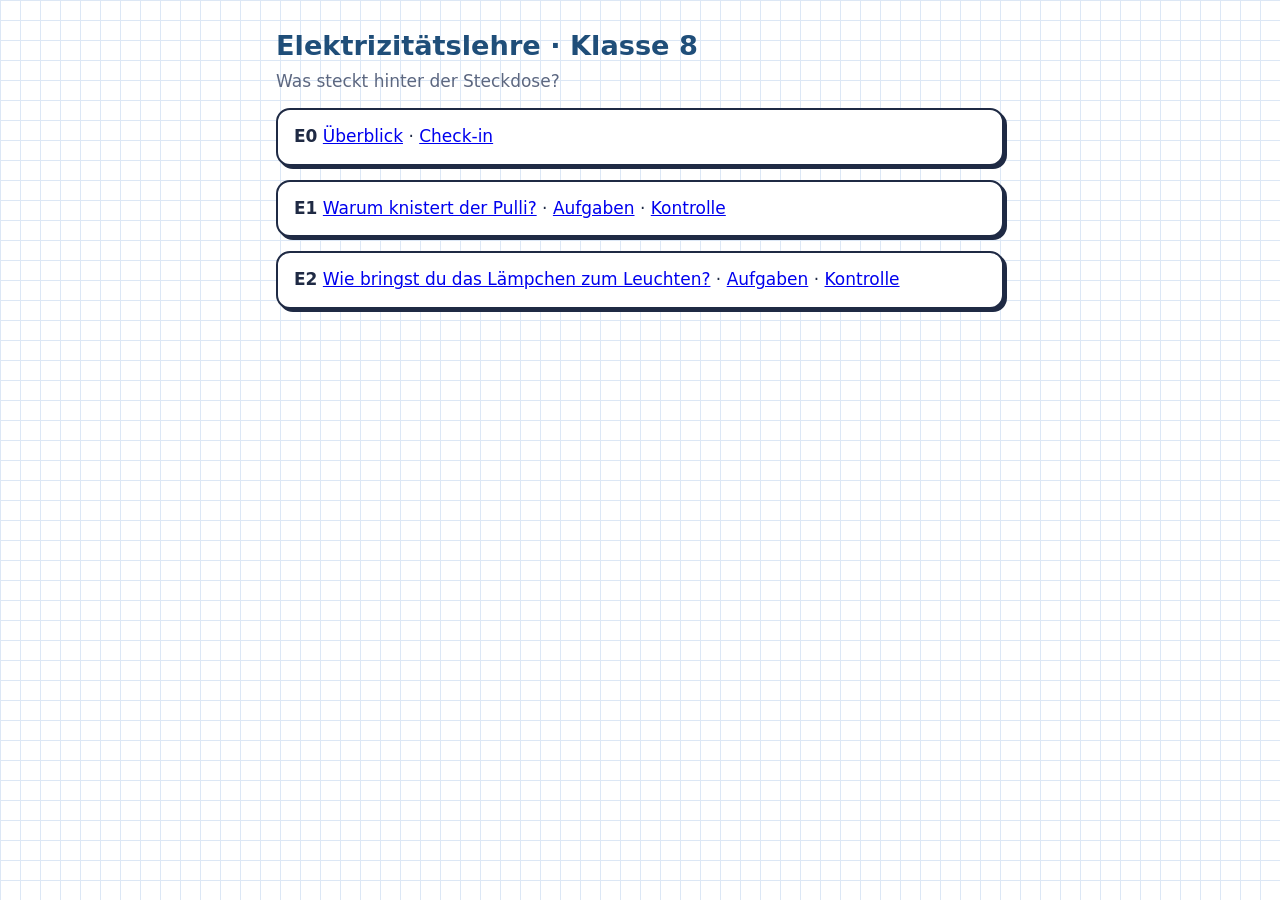
<file: index.html>
<!DOCTYPE html><html lang="de"><head><meta charset="utf-8"><meta name="viewport" content="width=device-width, initial-scale=1">
<title>Elektrizitätslehre Klasse 8</title><link rel="stylesheet" href="style.css"></head><body><div class="wrap">
<h1>Elektrizitätslehre · Klasse 8</h1><p class="sub">Was steckt hinter der Steckdose?</p>
<div class="card"><b>E0</b> <a href="E0_Ueberblick.html">Überblick</a> · <a href="checkin.html">Check-in</a></div>
<div class="card"><b>E1</b> <a href="E1_Ladung.html">Warum knistert der Pulli?</a> · <a href="E1_Aufgaben.html">Aufgaben</a> · <a href="e1-kontrolle.html">Kontrolle</a></div>
<div class="card"><b>E2</b> <a href="E2_Stromkreis.html">Wie bringst du das Lämpchen zum Leuchten?</a> · <a href="E2_Aufgaben.html">Aufgaben</a> · <a href="e2-kontrolle.html">Kontrolle</a></div>
</div></body></html>
</file>
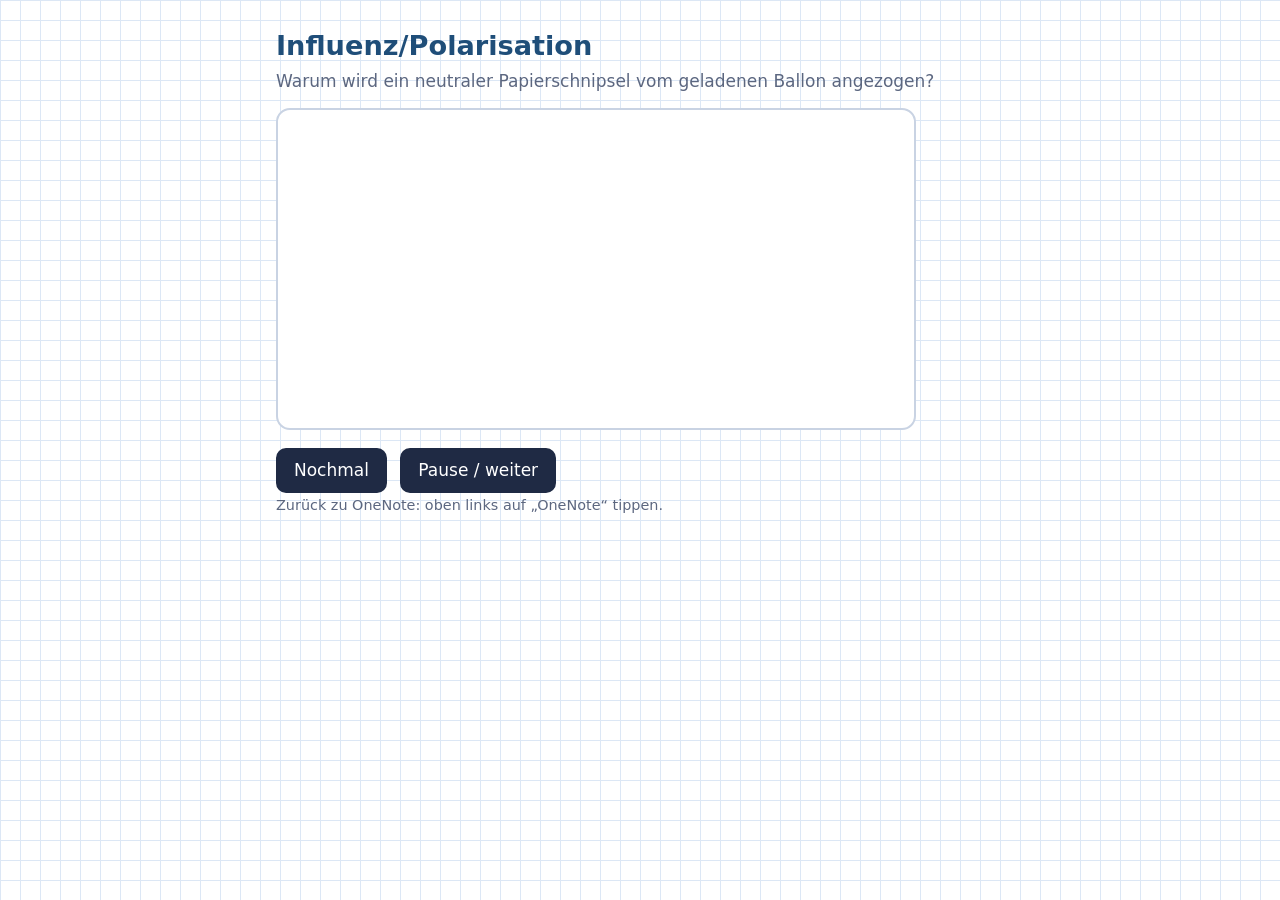
<file: anim-influenz.html>
<!DOCTYPE html><html lang="de"><head><meta charset="utf-8"><meta name="viewport" content="width=device-width, initial-scale=1">
<title>Animation: Influenz/Polarisation</title><link rel="stylesheet" href="style.css">
<style>video{width:100%;max-width:640px;border-radius:14px;border:2px solid #C9D3E3;background:#fff}.knopf{display:inline-block;margin:10px 8px 0 0}</style></head>
<body><div class="wrap"><h1>Influenz/Polarisation</h1><p class="sub">Warum wird ein neutraler Papierschnipsel vom geladenen Ballon angezogen?</p>
<video id="v" src="img/anim_influenz.mp4" playsinline muted autoplay></video><br>
<button class="pruef knopf" onclick="v.currentTime=0;v.play()">Nochmal</button>
<button class="pruef knopf" onclick="v.paused?v.play():v.pause()">Pause / weiter</button>
<p class="klein">Zurück zu OneNote: oben links auf „OneNote“ tippen.</p></div></body></html>
</file>
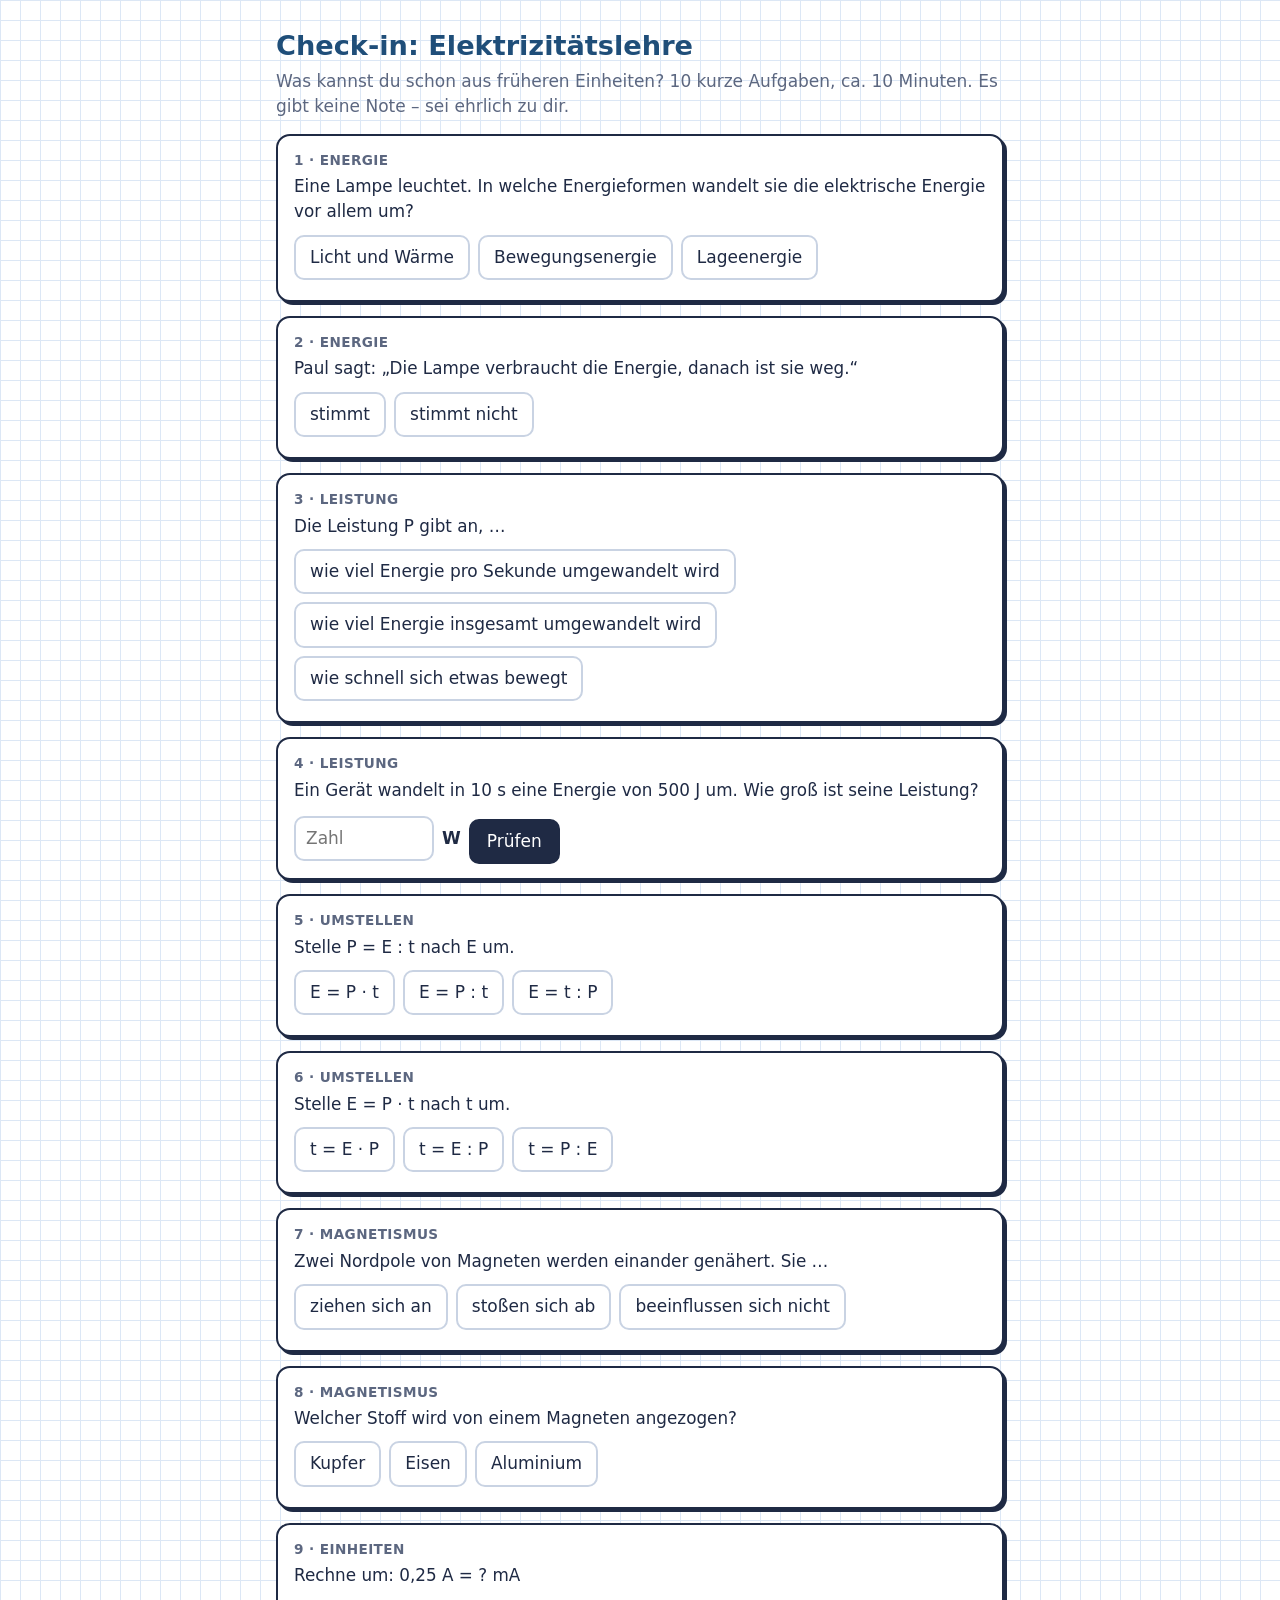
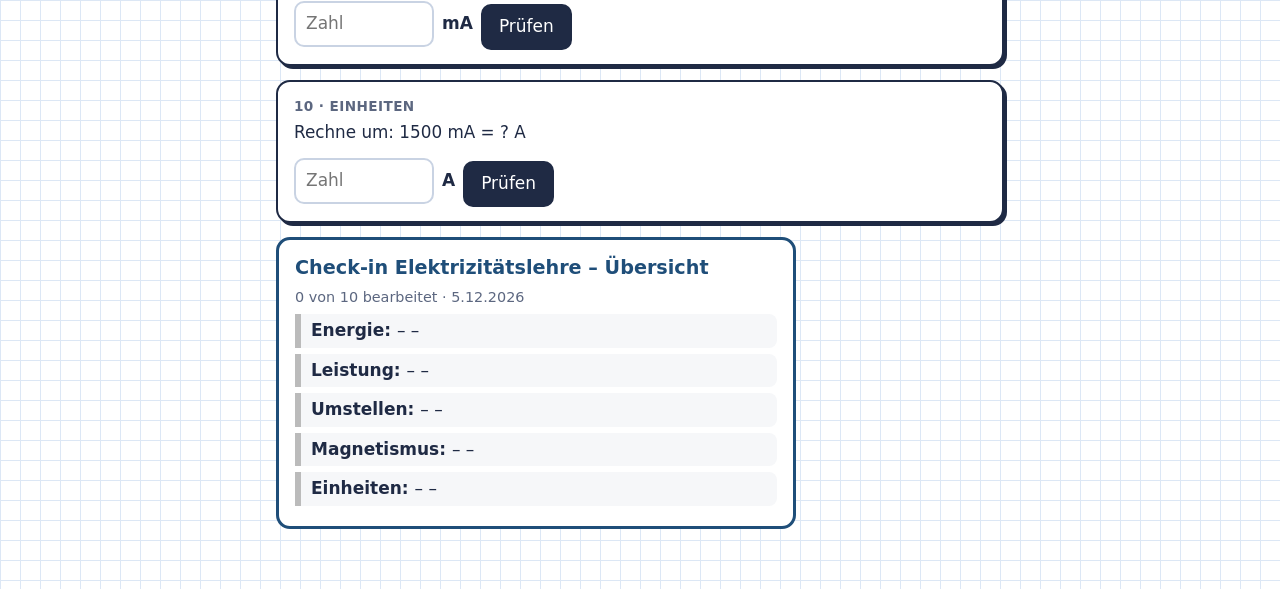
<file: checkin.html>
<!DOCTYPE html><html lang="de"><head><meta charset="utf-8"><meta name="viewport" content="width=device-width, initial-scale=1">
<title>Check-in Elektrizitätslehre</title><link rel="stylesheet" href="style.css"></head><body><div class="wrap">
<h1>Check-in: Elektrizitätslehre</h1>
<p class="sub">Was kannst du schon aus früheren Einheiten? 10 kurze Aufgaben, ca. 10 Minuten. Es gibt keine Note – sei ehrlich zu dir.</p>
<div id="aufgaben"></div><div id="uebersicht"></div></div>
<script src="engine.js"></script><script>
starte({titel:"Check-in Elektrizitätslehre",
bereiche:[
 {name:"Energie",wenn:"Lies vor der 5. Stunde den Merkkasten zur Energieumwandlung (Einheit Energie) noch einmal."},
 {name:"Leistung",wenn:"Wiederhole vor der Leistungs-Stunde P = E : t und die Einheit Watt."},
 {name:"Umstellen",wenn:"Schau dir vor der Widerstands-Stunde die Umstell-Animation an."},
 {name:"Magnetismus",wenn:"Wiederhole Nord- und Südpol – das brauchst du beim Elektromagneten."},
 {name:"Einheiten",wenn:"Übe mA ↔ A: 1 A = 1000 mA."}],
aufgaben:[
 {id:"e1",nr:"1",bereich:"Energie",typ:"mc",text:"Eine Lampe leuchtet. In welche Energieformen wandelt sie die elektrische Energie vor allem um?",
  opts:["Licht und Wärme","Bewegungsenergie","Lageenergie"],richtig:0,tipp:"Fass eine Glühlampe nach einiger Zeit an (lieber nicht wirklich) …"},
 {id:"e2",nr:"2",bereich:"Energie",typ:"mc",text:"Paul sagt: „Die Lampe verbraucht die Energie, danach ist sie weg.“",
  opts:["stimmt","stimmt nicht"],richtig:1,tipp:"Energie geht nie verloren …",loesung:"Energie wird umgewandelt, nicht vernichtet."},
 {id:"l1",nr:"3",bereich:"Leistung",typ:"mc",text:"Die Leistung P gibt an, …",
  opts:["wie viel Energie pro Sekunde umgewandelt wird","wie viel Energie insgesamt umgewandelt wird","wie schnell sich etwas bewegt"],richtig:0,tipp:"Bei der Leistung spielt die Zeit eine Rolle."},
 {id:"l2",nr:"4",bereich:"Leistung",typ:"zahl",text:"Ein Gerät wandelt in 10 s eine Energie von 500 J um. Wie groß ist seine Leistung?",
  richtig:50,einheit:"W",tipp:"P = E : t"},
 {id:"u1",nr:"5",bereich:"Umstellen",typ:"mc",text:"Stelle P = E : t nach E um.",opts:["E = P · t","E = P : t","E = t : P"],richtig:0,tipp:"Multipliziere beide Seiten mit t."},
 {id:"u2",nr:"6",bereich:"Umstellen",typ:"mc",text:"Stelle E = P · t nach t um.",opts:["t = E · P","t = E : P","t = P : E"],richtig:1,tipp:"Teile beide Seiten durch P."},
 {id:"m1",nr:"7",bereich:"Magnetismus",typ:"mc",text:"Zwei Nordpole von Magneten werden einander genähert. Sie …",opts:["ziehen sich an","stoßen sich ab","beeinflussen sich nicht"],richtig:1,tipp:"Gleiche Pole …"},
 {id:"m2",nr:"8",bereich:"Magnetismus",typ:"mc",text:"Welcher Stoff wird von einem Magneten angezogen?",opts:["Kupfer","Eisen","Aluminium"],richtig:1,tipp:"Eine Büroklammer wird angezogen, eine Getränkedose nicht."},
 {id:"z1",nr:"9",bereich:"Einheiten",typ:"zahl",text:"Rechne um: 0,25 A = ? mA",richtig:250,einheit:"mA",tipp:"1 A = 1000 mA"},
 {id:"z2",nr:"10",bereich:"Einheiten",typ:"zahl",text:"Rechne um: 1500 mA = ? A",richtig:1.5,einheit:"A",tipp:"1000 mA = 1 A"}
]});
</script></body></html>
</file>
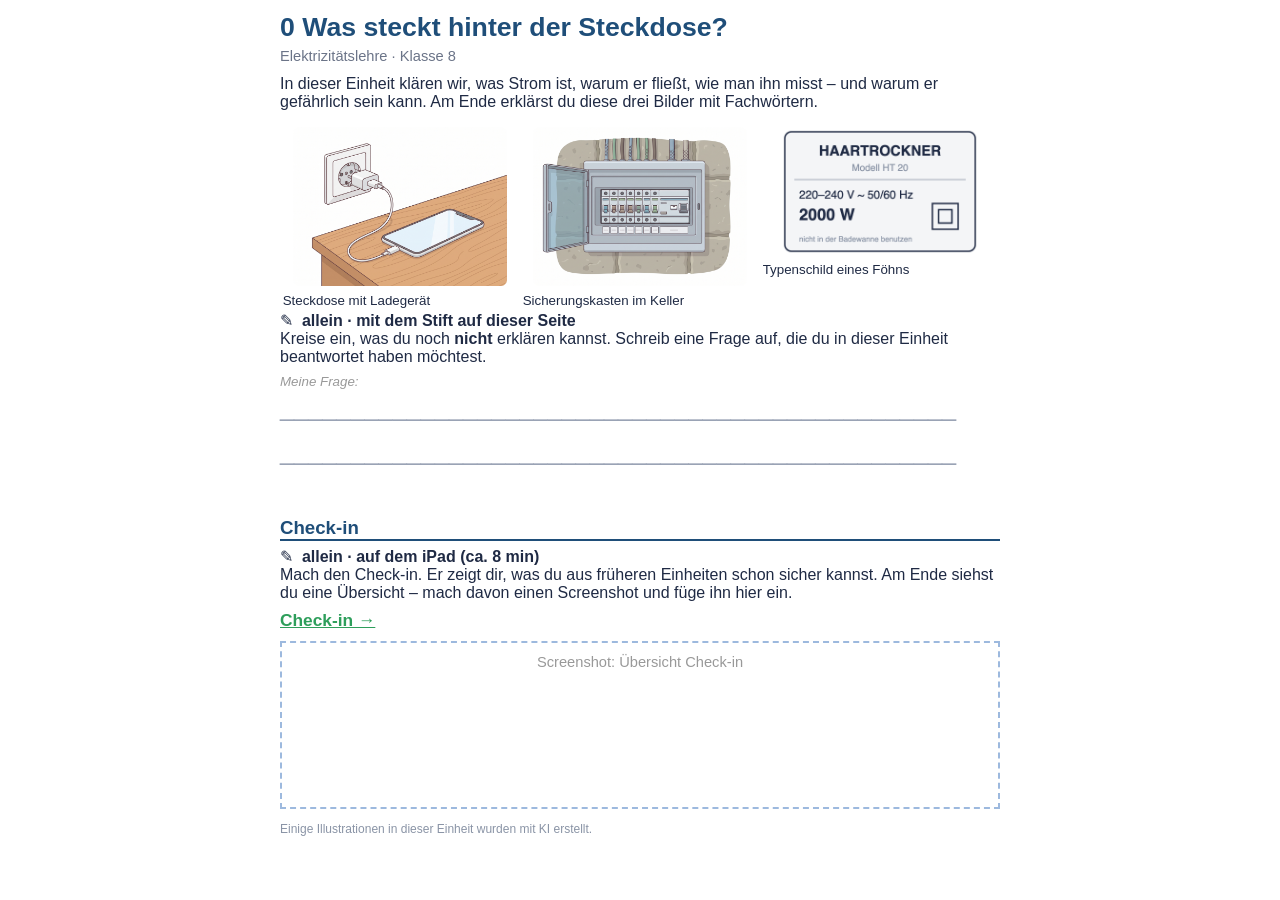
<file: E0_Ueberblick.html>
<!DOCTYPE html><html lang="de-DE"><head><meta charset="utf-8"><title>0 Was steckt hinter der Steckdose?</title><meta name="viewport" content="width=device-width, initial-scale=1"></head><body lang="de-DE" style="font-family:Calibri,'Segoe UI',Helvetica,Arial,sans-serif;color:#1F2A44;max-width:720px;margin:0 auto;padding:12px"><h1 style="font-family:Calibri,'Segoe UI',Helvetica,Arial,sans-serif;font-size:20pt;color:#1F4E79;margin:0 0 4pt 0">0 Was steckt hinter der Steckdose?</h1><p style="font-family:Calibri,'Segoe UI',Helvetica,Arial,sans-serif;font-size:11pt;color:#6B7488;margin:0 0 8pt 0;text-align:left">Elektrizitätslehre · Klasse 8</p><p style="font-family:Calibri,'Segoe UI',Helvetica,Arial,sans-serif;font-size:12pt;color:#1F2A44;margin:0 0 6pt 0;text-align:left">In dieser Einheit klären wir, was Strom ist, warum er fließt, wie man ihn misst – und warum er gefährlich sein kann. Am Ende erklärst du diese drei Bilder mit Fachwörtern.</p><table style="border-collapse:collapse;width:100%"><tr><td style="width:33%;vertical-align:top;padding:2pt"><p style="margin:4pt 0 2pt 0;text-align:center"><img src="img/steckdose.png" style="width:160pt" width="213" alt="Steckdose mit Ladegerät"></p><p style="font-family:Calibri,'Segoe UI',Helvetica,Arial,sans-serif;font-size:10pt;color:#1F2A44;margin:0 0 0pt 0;text-align:left">Steckdose mit Ladegerät</p></td><td style="width:33%;vertical-align:top;padding:2pt"><p style="margin:4pt 0 2pt 0;text-align:center"><img src="img/sicherungskasten.png" style="width:160pt" width="213" alt="Sicherungskasten"></p><p style="font-family:Calibri,'Segoe UI',Helvetica,Arial,sans-serif;font-size:10pt;color:#1F2A44;margin:0 0 0pt 0;text-align:left">Sicherungskasten im Keller</p></td><td style="width:33%;vertical-align:top;padding:2pt"><p style="margin:4pt 0 2pt 0;text-align:center"><img src="img/typenschild_foehn.png" style="width:150pt" width="200" alt="Typenschild eines Föhns"></p><p style="font-family:Calibri,'Segoe UI',Helvetica,Arial,sans-serif;font-size:10pt;color:#1F2A44;margin:0 0 0pt 0;text-align:left">Typenschild eines Föhns</p></td></tr></table><p style="font-family:Calibri,'Segoe UI',Helvetica,Arial,sans-serif;font-size:12pt;color:#1F2A44;margin:0 0 6pt 0;text-align:left">✎&nbsp; <b>allein · mit dem Stift auf dieser Seite</b><br>Kreise ein, was du noch <b>nicht</b> erklären kannst. Schreib eine Frage auf, die du in dieser Einheit beantwortet haben möchtest.</p><p style="font-family:Calibri,'Segoe UI',Helvetica,Arial,sans-serif;font-size:10pt;color:#999999;margin:0 0 0pt 0;text-align:left;font-style:italic">Meine Frage:</p><p style="font-family:Calibri,'Segoe UI',Helvetica,Arial,sans-serif;font-size:19pt;color:#9AA3B5;margin:0 0 5pt 0;line-height:1.5">________________________________________________</p><p style="font-family:Calibri,'Segoe UI',Helvetica,Arial,sans-serif;font-size:19pt;color:#9AA3B5;margin:0 0 5pt 0;line-height:1.5">________________________________________________</p><p style="margin:0 0 16pt 0">&nbsp;</p><h2 style="font-family:Calibri,'Segoe UI',Helvetica,Arial,sans-serif;font-size:14pt;color:#1F4E79;margin:14pt 0 4pt 0;border-bottom:1.5pt solid #1F4E79">Check-in</h2><p style="font-family:Calibri,'Segoe UI',Helvetica,Arial,sans-serif;font-size:12pt;color:#1F2A44;margin:0 0 6pt 0;text-align:left">✎&nbsp; <b>allein · auf dem iPad (ca. 8 min)</b><br>Mach den Check-in. Er zeigt dir, was du aus früheren Einheiten schon sicher kannst. Am Ende siehst du eine Übersicht – mach davon einen Screenshot und füge ihn hier ein.</p><p style="font-family:Calibri,'Segoe UI',Helvetica,Arial,sans-serif;font-size:12pt;color:#1F2A44;margin:0 0 8pt 0;text-align:left"><a href="https://maltefehling.github.io/elektrizitaet/checkin.html" style="font-family:Calibri,'Segoe UI',Helvetica,Arial,sans-serif;font-size:13pt;font-weight:bold;color:#2E9E5B;text-decoration:underline">Check-in&nbsp;→</a></p><table style="border-collapse:collapse;width:100%;margin:4pt 0 10pt 0"><tr><td style="background-color:#FFFFFF;border:1.5pt dashed #9DB9DE;padding:8pt 10pt"><p style="font-family:Calibri,'Segoe UI',Helvetica,Arial,sans-serif;font-size:11pt;color:#999999;margin:0 0 0pt 0;text-align:center">Screenshot: Übersicht Check-in</p>&nbsp;<br>&nbsp;<br>&nbsp;<br>&nbsp;<br>&nbsp;<br>&nbsp;<br>&nbsp;<br></td></tr></table><p style="font-family:Calibri,'Segoe UI',Helvetica,Arial,sans-serif;font-size:9pt;color:#8A94A6;margin:0 0 0pt 0;text-align:left">Einige Illustrationen in dieser Einheit wurden mit KI erstellt.</p></body></html>
</file>
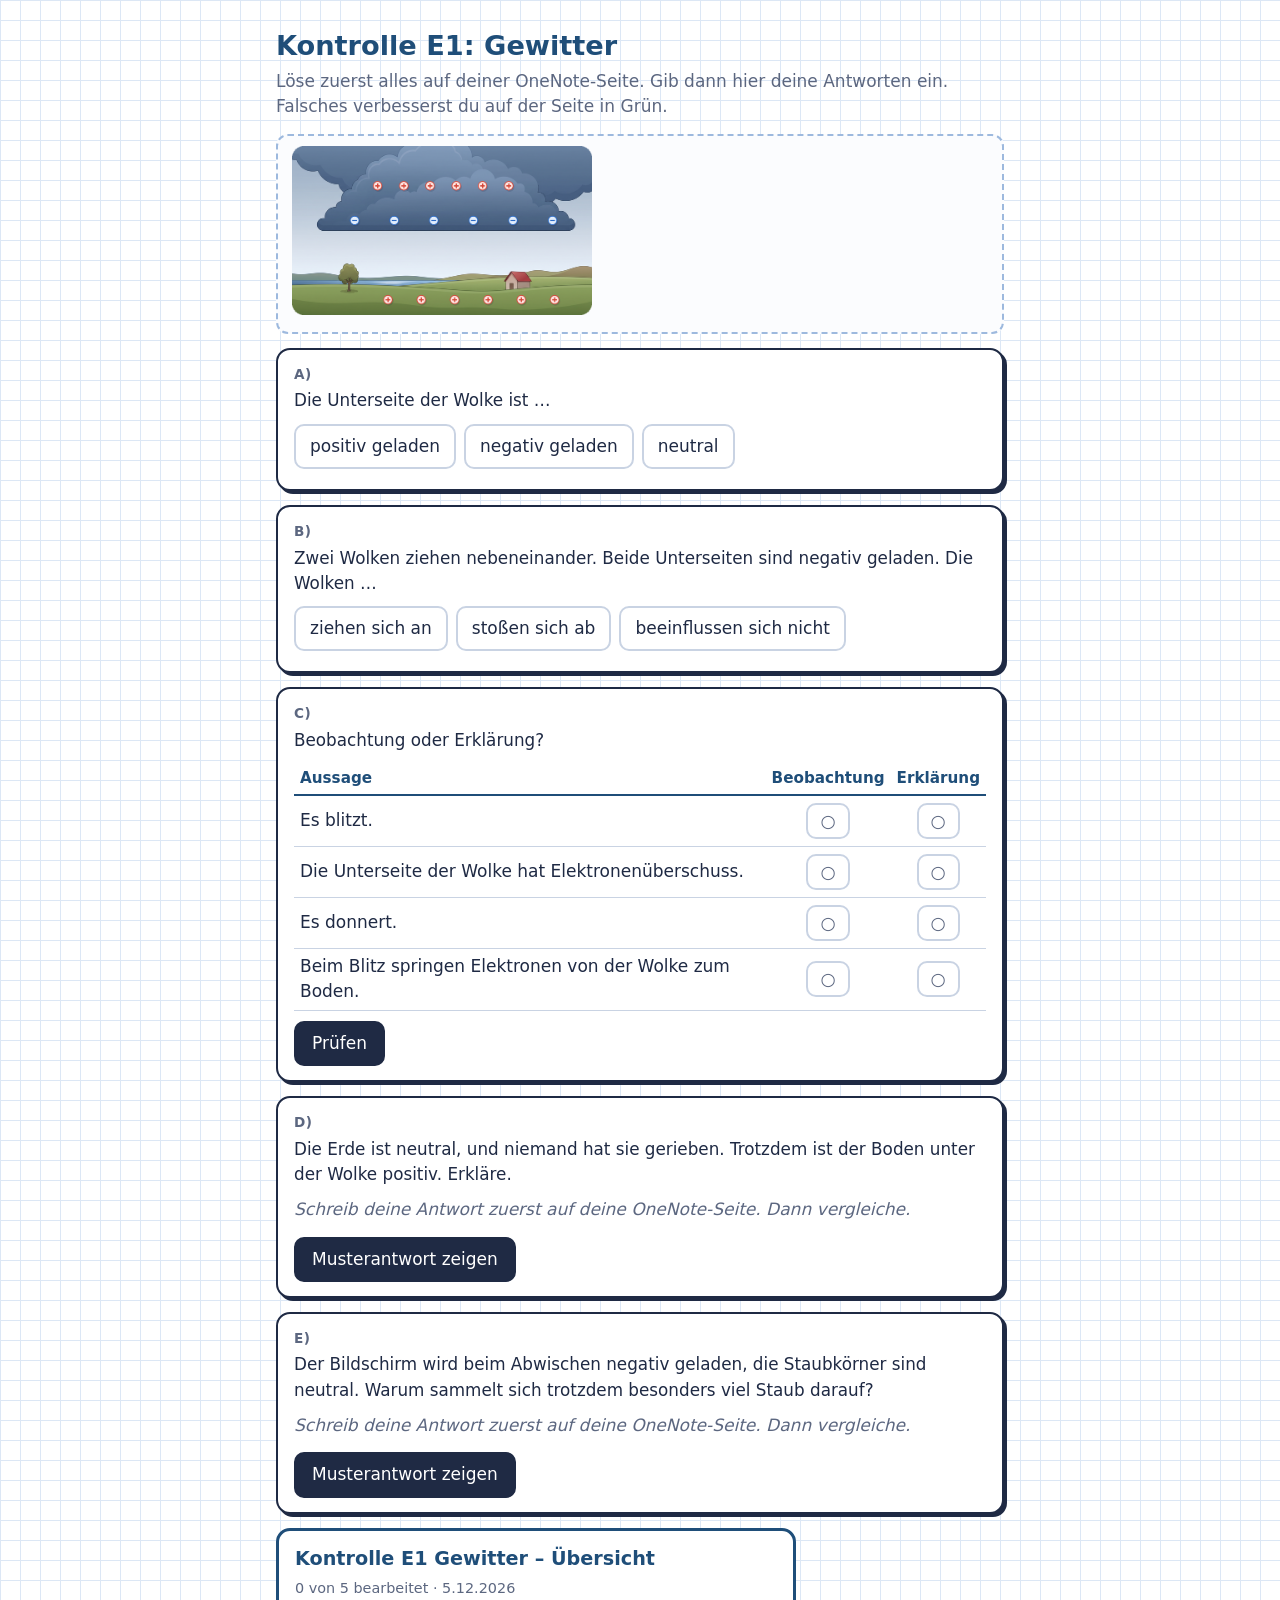
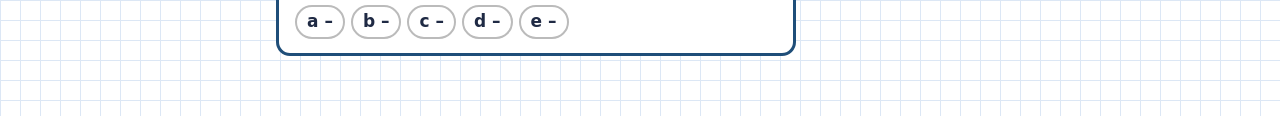
<file: e1-kontrolle.html>
<!DOCTYPE html><html lang="de"><head><meta charset="utf-8"><meta name="viewport" content="width=device-width, initial-scale=1">
<title>Kontrolle E1 – Gewitter</title><link rel="stylesheet" href="style.css"></head><body><div class="wrap">
<h1>Kontrolle E1: Gewitter</h1>
<p class="sub">Löse zuerst alles auf deiner OneNote-Seite. Gib dann hier deine Antworten ein. Falsches verbesserst du auf der Seite in Grün.</p>
<div class="material"><img src="img/gewitter.png" alt="Gewitterwolke: oben +, unten −, Boden +" width="300"></div>
<div id="aufgaben"></div><div id="uebersicht"></div></div>
<script src="engine.js"></script><script>
starte({titel:"Kontrolle E1 Gewitter",aufgaben:[
 {id:"a",nr:"a)",typ:"mc",text:"Die Unterseite der Wolke ist …",opts:["positiv geladen","negativ geladen","neutral"],richtig:1,
  tipp:"Die Unterseite bekommt sehr viele Elektronen.",loesung:"Elektronenüberschuss = negativ."},
 {id:"b",nr:"b)",typ:"mc",text:"Zwei Wolken ziehen nebeneinander. Beide Unterseiten sind negativ geladen. Die Wolken …",
  opts:["ziehen sich an","stoßen sich ab","beeinflussen sich nicht"],richtig:1,tipp:"Gleiche oder ungleiche Ladungen?",loesung:"Gleiche Ladungen stoßen sich ab."},
 {id:"c",nr:"c)",typ:"tab",text:"Beobachtung oder Erklärung?",spalten:["Beobachtung","Erklärung"],
  zeilen:[["Es blitzt.",0],["Die Unterseite der Wolke hat Elektronenüberschuss.",1],["Es donnert.",0],["Beim Blitz springen Elektronen von der Wolke zum Boden.",1]],
  tipp:"Beobachten = was man sieht oder hört. Erklären = was man nicht sehen kann (Elektronen, Ladungen)."},
 {id:"d",nr:"d)",typ:"offen",text:"Die Erde ist neutral, und niemand hat sie gerieben. Trotzdem ist der Boden unter der Wolke positiv. Erkläre.",
  loesung:"Die Elektronen an der Unterseite der Wolke stoßen die Elektronen im Boden ab. Diese weichen zur Seite und nach unten aus. An der Oberfläche unter der Wolke fehlen dann Elektronen – dort ist der Boden positiv (Influenz/Polarisation). Insgesamt bleibt die Erde neutral: Die Ladungen sind nur verschoben.<br><img src='img/anim_boden.gif' alt='Animation: Elektronen im Boden weichen nach unten aus, die Oberfläche wird positiv' style='width:100%;max-width:480px;border-radius:10px;margin-top:8px'><br><b>Merke:</b> Neutral heißt nicht „überall gleich viel + und −“, sondern „insgesamt gleich viel“."},
 {id:"e",nr:"e)",typ:"offen",text:"Der Bildschirm wird beim Abwischen negativ geladen, die Staubkörner sind neutral. Warum sammelt sich trotzdem besonders viel Staub darauf?",
  loesung:"Der negative Bildschirm stößt die Elektronen im Staubkorn ab, sie weichen auf die abgewandte Seite aus (Influenz/Polarisation). Die Seite zum Bildschirm wird positiv und wird vom negativen Bildschirm angezogen – wie die Papierschnipsel beim Ballon."}
]});
</script></body></html>
</file>
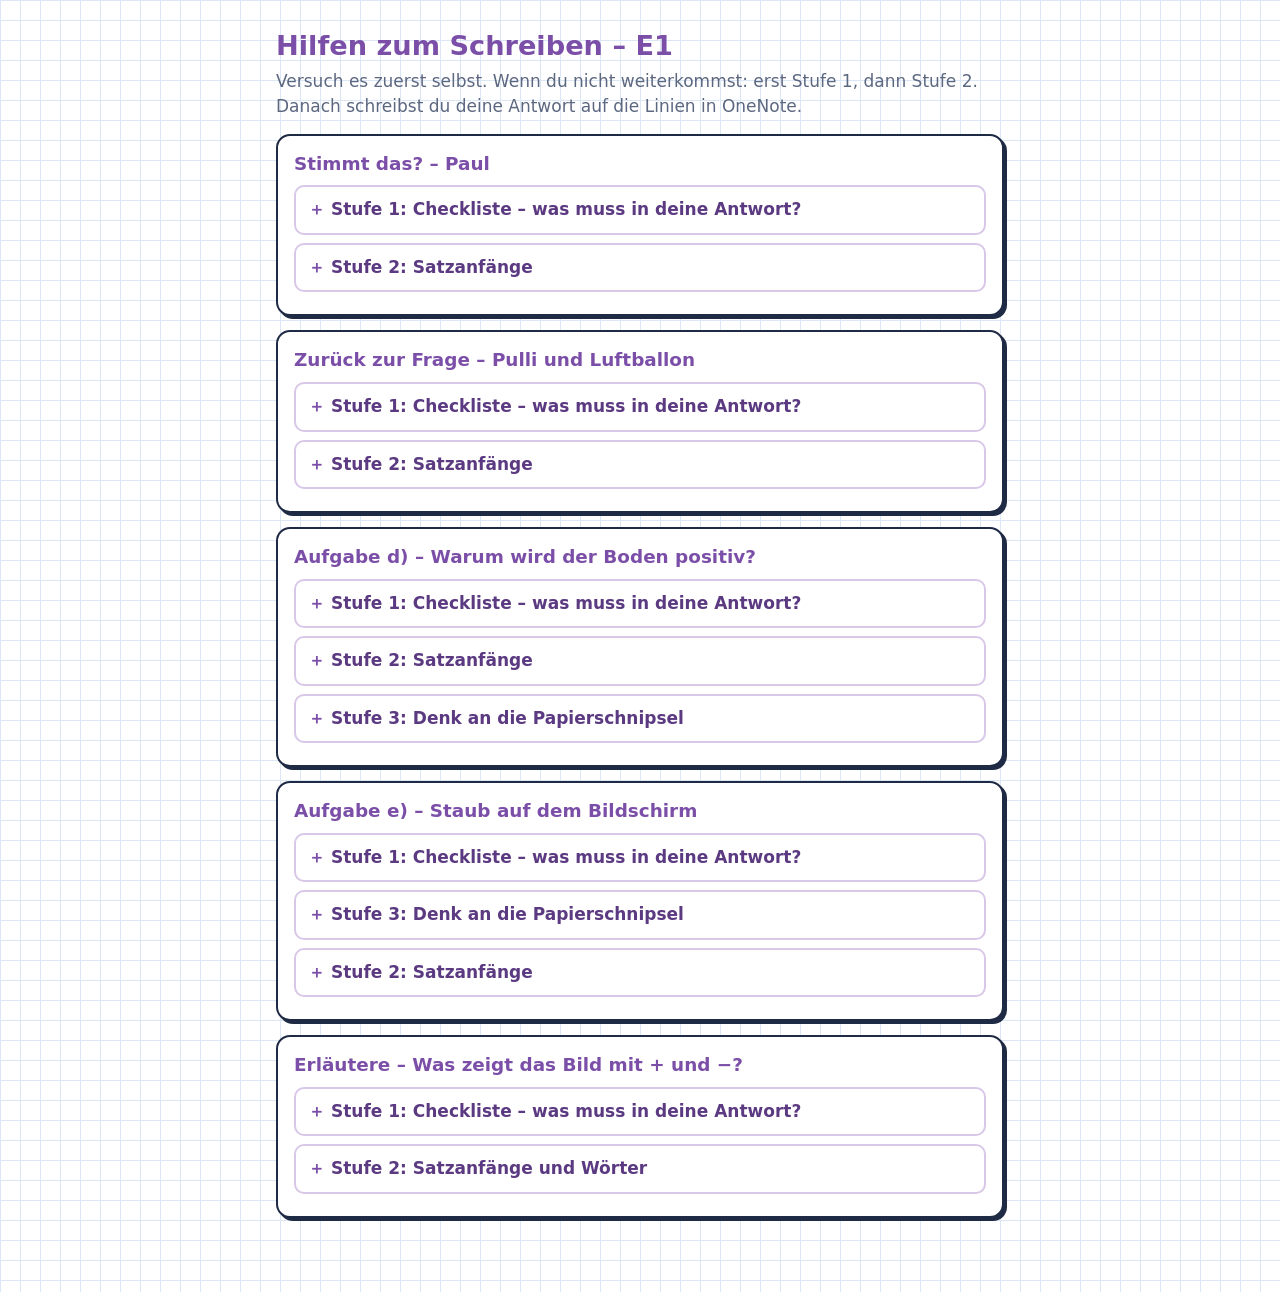
<file: e1-tipps.html>
<!DOCTYPE html><html lang="de"><head><meta charset="utf-8"><meta name="viewport" content="width=device-width, initial-scale=1">
<title>E1 Hilfen zum Schreiben</title><link rel="stylesheet" href="style.css">
<style>
.tipp{scroll-margin-top:12px}
.tipp h2{font-size:1.15rem;color:#7B4FA8;margin:0 0 6px}
details{border:2px solid #D9C7E8;border-radius:10px;margin:8px 0;background:#fff}
details[open]{background:#FAF6FD}
summary{cursor:pointer;font-weight:700;padding:10px 12px;color:#5B3A82;min-height:44px;list-style:none}
summary::-webkit-details-marker{display:none}
summary::before{content:"＋ ";color:#7B4FA8}
details[open] summary::before{content:"－ "}
details ul{margin:0 12px 10px 4px;padding-left:1.2em}
details li{margin:4px 0}
.check li{list-style:none;margin-left:-1.2em}
.check li::before{content:"☐ ";color:#7B4FA8}
.satz li{font-style:italic}
</style></head><body><div class="wrap">
<h1 style="color:#7B4FA8">Hilfen zum Schreiben – E1</h1>
<p class="sub">Versuch es zuerst selbst. Wenn du nicht weiterkommst: erst Stufe 1, dann Stufe 2. Danach schreibst du deine Antwort auf die Linien in OneNote.</p>

<div class="card tipp" id="paul"><h2>Stimmt das? – Paul</h2>
<details><summary>Stufe 1: Checkliste – was muss in deine Antwort?</summary><ul class="check">
<li>Ich sage, ob Paul recht hat oder nicht.</li>
<li>Ich schreibe, was beim Reiben mit den Elektronen passiert: entstehen sie oder werden sie übertragen?</li>
<li>Ich schreibe, woher die zusätzlichen Elektronen des Ballons kommen.</li></ul></details>
<details><summary>Stufe 2: Satzanfänge</summary><ul class="satz">
<li>Paul hat … recht, weil …</li><li>Beim Reiben werden Elektronen …</li><li>Die Elektronen des Ballons kommen …</li></ul></details></div>

<div class="card tipp" id="zurueck"><h2>Zurück zur Frage – Pulli und Luftballon</h2>
<details><summary>Stufe 1: Checkliste – was muss in deine Antwort?</summary><ul class="check">
<li>Ich benutze das Wort <b>Elektronen</b>.</li>
<li>Ich schreibe, von wo nach wo die Elektronen <b>übertragen</b> werden.</li>
<li>Ich schreibe, wie die beiden Körper danach <b>geladen</b> sind.</li>
<li>Ich erkläre, warum sie sich <b>anziehen</b>.</li>
<li>Ich erkläre das Knistern.</li></ul></details>
<details><summary>Stufe 2: Satzanfänge</summary><ul class="satz">
<li>Beim Reiben werden Elektronen von … auf … übertragen.</li>
<li>Dadurch ist … negativ und … positiv geladen.</li>
<li>Ungleiche Ladungen …, deshalb klebt …</li>
<li>Es knistert, weil …</li></ul></details></div>

<div class="card tipp" id="d"><h2>Aufgabe d) – Warum wird der Boden positiv?</h2>
<details><summary>Stufe 1: Checkliste – was muss in deine Antwort?</summary><ul class="check">
<li>Ich schreibe, wie die Unterseite der Wolke geladen ist.</li>
<li>Ich schreibe, was gleiche Ladungen miteinander machen.</li>
<li>Ich schreibe, wohin die Elektronen im Boden ausweichen.</li>
<li>Ich schreibe, was dann an der Oberfläche des Bodens fehlt – und wie sie deshalb geladen ist.</li>
<li>Ich schreibe, warum die Erde trotzdem insgesamt neutral bleibt.</li></ul></details>
<details><summary>Stufe 2: Satzanfänge</summary><ul class="satz">
<li>Die Unterseite der Wolke ist … geladen.</li>
<li>Gleiche Ladungen …, deshalb …</li>
<li>Die Elektronen im Boden weichen …</li>
<li>An der Oberfläche fehlen dann …, also ist sie …</li>
<li>Insgesamt bleibt die Erde neutral, weil die Ladungen nur …</li></ul></details>
<details><summary>Stufe 3: Denk an die Papierschnipsel</summary><p>Erinnere dich an den Versuch mit dem Ballon über den Papierschnipseln: Die Schnipsel waren neutral und wurden trotzdem angezogen. Was ist da in den Schnipseln passiert? Beim Boden ist es genauso – nur ist die Wolke der Ballon und der Boden das Schnipsel.</p></details></div>

<div class="card tipp" id="e"><h2>Aufgabe e) – Staub auf dem Bildschirm</h2>
<details><summary>Stufe 1: Checkliste – was muss in deine Antwort?</summary><ul class="check">
<li>Ich schreibe, wie der Bildschirm geladen ist (steht in der Aufgabe).</li>
<li>Ich schreibe, wie die Staubkörner geladen sind (steht auch in der Aufgabe).</li>
<li>Ich erkläre, was mit den Ladungen im Staubkorn passiert (Fachwort!).</li>
<li>Ich erkläre, warum der Staub deshalb angezogen wird.</li></ul></details>
<details><summary>Stufe 3: Denk an die Papierschnipsel</summary><p>Beim Versuch V1 waren die Schnipsel neutral und wurden trotzdem vom negativen Ballon angezogen. Der Bildschirm ist hier der Ballon, das Staubkorn ist das Schnipsel.</p></details>
<details><summary>Stufe 2: Satzanfänge</summary><ul class="satz">
<li>Der Bildschirm ist negativ. Er stößt die Elektronen im Staubkorn …</li>
<li>Die Staubkörner sind neutral, aber …</li>
<li>Die Seite des Staubkorns, die zum Bildschirm zeigt, …</li>
<li>Deshalb …</li></ul></details></div>
<div class="card tipp" id="modell"><h2>Erläutere – Was zeigt das Bild mit + und −?</h2>
<details><summary>Stufe 1: Checkliste – was muss in deine Antwort?</summary><ul class="check">
<li>Ich nenne etwas, das man mit dem Bild gut erklären kann (zum Beispiel: warum sich Körper anziehen oder abstoßen).</li>
<li>Ich nenne etwas, das das Bild <b>nicht</b> zeigt. Dazu lese ich das Material „So ist es in Wirklichkeit“ Punkt für Punkt und frage: Sieht man das im Bild?</li>
<li>Ich nenne mindestens zwei Unterschiede (zum Beispiel: Anzahl der Elektronen, Atome).</li>
<li>Ich begründe beides mit einem „weil“.</li></ul></details>
<details><summary>Stufe 2: Satzanfänge und Wörter</summary><ul class="satz">
<li>Mit dem Bild kann man gut erklären, warum …, weil man sieht, wo …</li>
<li>Das Bild zeigt aber nicht, …</li>
<li>In Wirklichkeit sind es …, im Bild sind es nur …</li>
<li>Im Bild sieht man nicht, dass die Elektronen …</li></ul>
<p class="klein" style="margin:0 12px 10px">Wörter: Elektronenüberschuss · Elektronenmangel · anziehen · abstoßen · unsichtbar · Milliarden · Atom · Kern · Hülle</p></details></div>
</div></body></html>
</file>
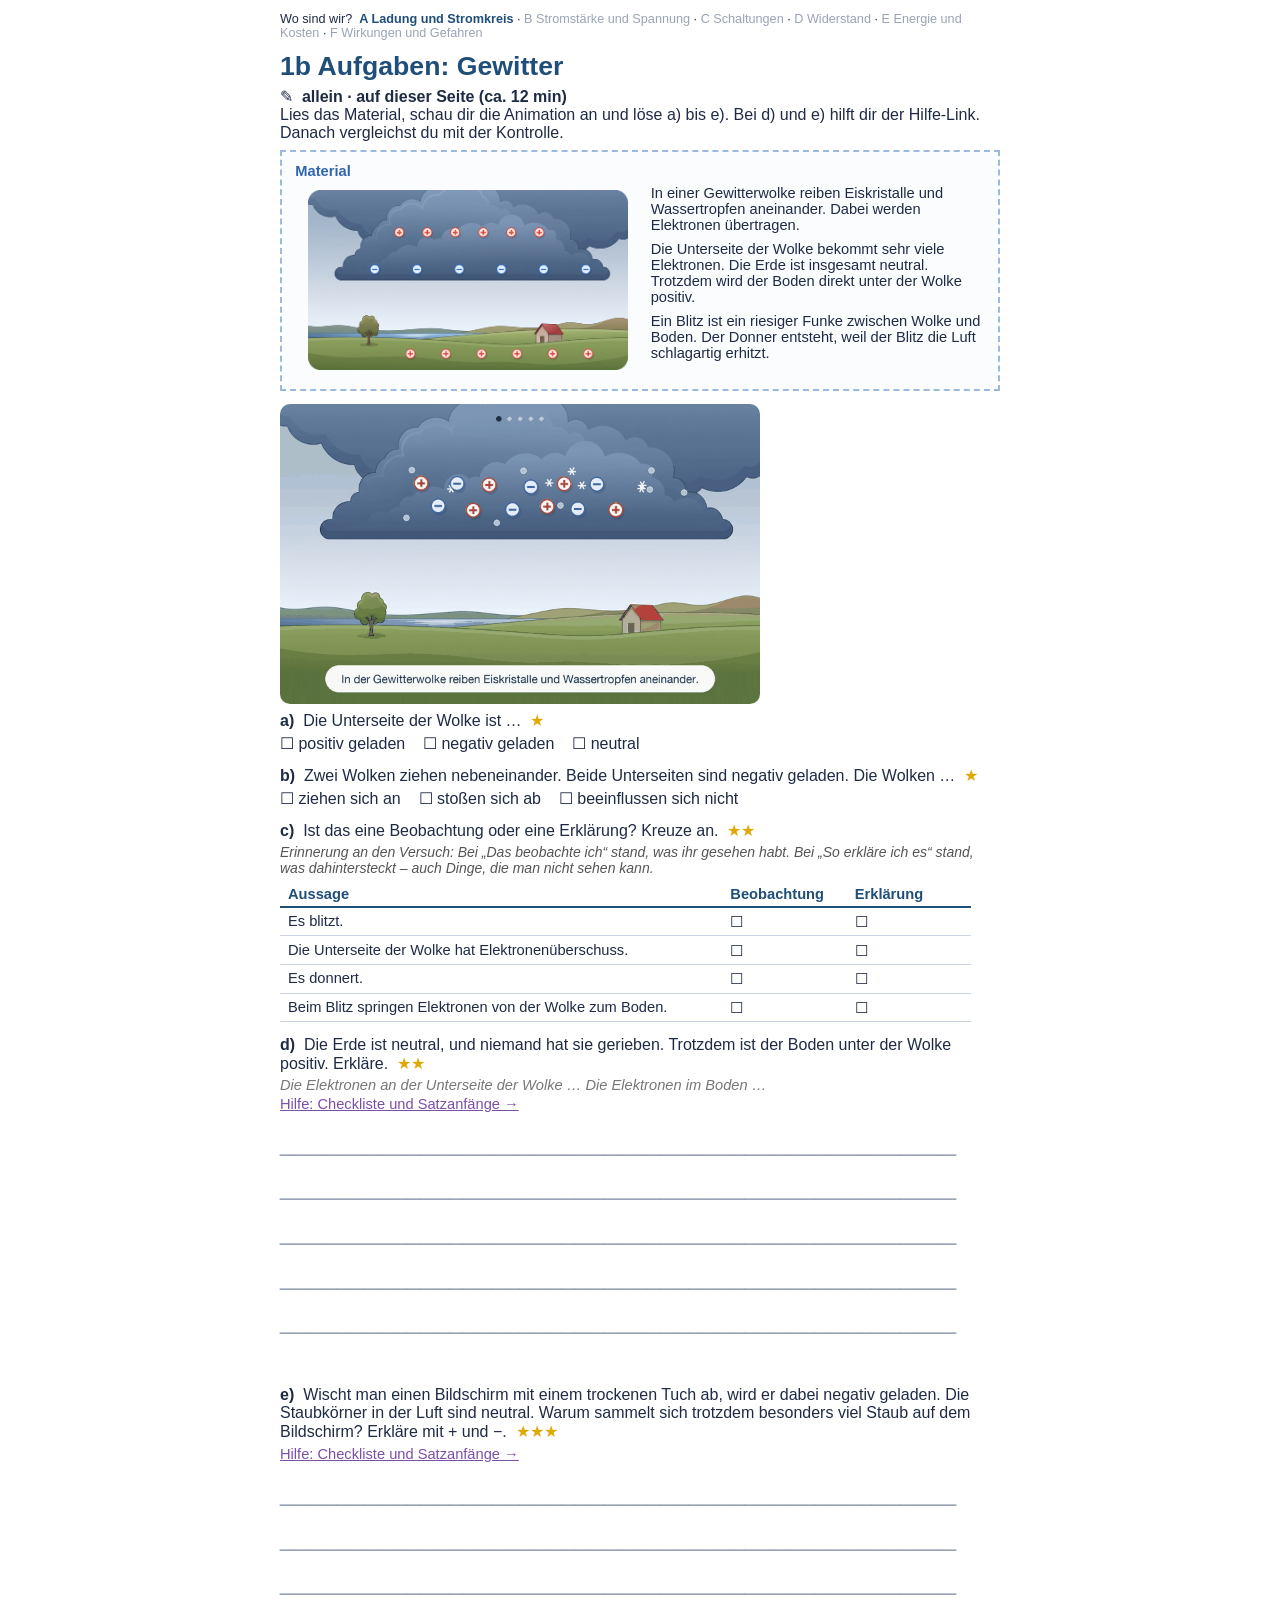
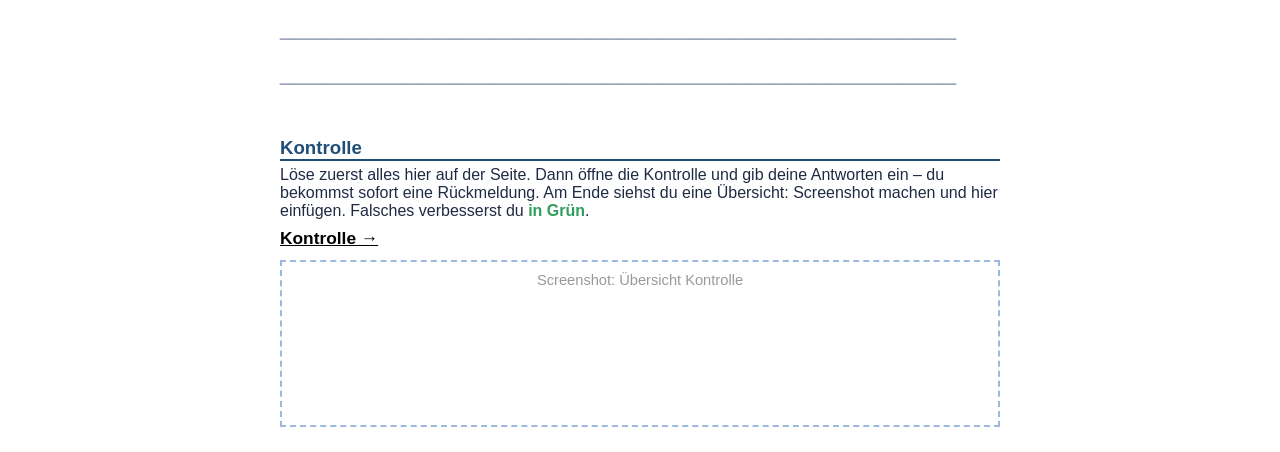
<file: E1_Aufgaben.html>
<!DOCTYPE html><html lang="de-DE"><head><meta charset="utf-8"><title>1b Aufgaben: Gewitter</title><meta name="viewport" content="width=device-width, initial-scale=1"></head><body lang="de-DE" style="font-family:Calibri,'Segoe UI',Helvetica,Arial,sans-serif;color:#1F2A44;max-width:720px;margin:0 auto;padding:12px"><p style="font-family:Calibri,'Segoe UI',Helvetica,Arial,sans-serif;font-size:9.5pt;color:#1F2A44;margin:0 0 8pt 0;text-align:left">Wo sind wir? &nbsp;<b style="color:#1F4E79">A Ladung und Stromkreis</b> · <span style="color:#9AA3B5">B Stromstärke und Spannung</span> · <span style="color:#9AA3B5">C Schaltungen</span> · <span style="color:#9AA3B5">D Widerstand</span> · <span style="color:#9AA3B5">E Energie und Kosten</span> · <span style="color:#9AA3B5">F Wirkungen und Gefahren</span></p><h1 style="font-family:Calibri,'Segoe UI',Helvetica,Arial,sans-serif;font-size:20pt;color:#1F4E79;margin:0 0 4pt 0">1b Aufgaben: Gewitter</h1><p style="font-family:Calibri,'Segoe UI',Helvetica,Arial,sans-serif;font-size:12pt;color:#1F2A44;margin:0 0 6pt 0;text-align:left">✎&nbsp; <b>allein · auf dieser Seite (ca. 12 min)</b><br>Lies das Material, schau dir die Animation an und löse a) bis e). Bei d) und e) hilft dir der Hilfe-Link. Danach vergleichst du mit der Kontrolle.</p><table style="border-collapse:collapse;width:100%;margin:4pt 0 10pt 0"><tr><td style="background-color:#FBFCFE;border:1.5pt dashed #9DB9DE;padding:8pt 10pt"><p style="font-family:Calibri,'Segoe UI',Helvetica,Arial,sans-serif;font-size:11pt;color:#2E64B0;margin:0 0 4pt 0;text-align:left;font-weight:bold">Material</p><table style="border-collapse:collapse;width:100%"><tr><td style="width:50%;vertical-align:top"><p style="margin:4pt 0 2pt 0;text-align:center"><img src="img/gewitter.png" style="width:240pt" width="320" alt="Gewitterwolke mit Ladungen über Wiese mit Haus"></p></td><td style="vertical-align:top;padding-left:8pt"><p style="font-family:Calibri,'Segoe UI',Helvetica,Arial,sans-serif;font-size:11pt;color:#1F2A44;margin:0 0 6pt 0;text-align:left">In einer Gewitterwolke reiben Eiskristalle und Wassertropfen aneinander. Dabei werden Elektronen übertragen.</p><p style="font-family:Calibri,'Segoe UI',Helvetica,Arial,sans-serif;font-size:11pt;color:#1F2A44;margin:0 0 6pt 0;text-align:left">Die Unterseite der Wolke bekommt sehr viele Elektronen. Die Erde ist insgesamt neutral. Trotzdem wird der Boden direkt unter der Wolke positiv.</p><p style="font-family:Calibri,'Segoe UI',Helvetica,Arial,sans-serif;font-size:11pt;color:#1F2A44;margin:0 0 0pt 0;text-align:left">Ein Blitz ist ein riesiger Funke zwischen Wolke und Boden. Der Donner entsteht, weil der Blitz die Luft schlagartig erhitzt.</p></td></tr></table></td></tr></table><p style="margin:6pt 0 2pt 0"><img src="img/anim_gewitter.gif" style="width:360.0pt;border-radius:10px" width="480" alt="So entsteht ein Gewitter"></p><p style="font-family:Calibri,'Segoe UI',Helvetica,Arial,sans-serif;font-size:12pt;color:#1F2A44;margin:0 0 3pt 0;text-align:left"><b>a)</b>&nbsp; Die Unterseite der Wolke ist … &nbsp;<span style="color:#E0A800">★</span></p><p style="font-family:Calibri,'Segoe UI',Helvetica,Arial,sans-serif;font-size:12pt;color:#1F2A44;margin:0 0 10pt 0;text-align:left">☐&nbsp;positiv geladen&nbsp;&nbsp;&nbsp;&nbsp;☐&nbsp;negativ geladen&nbsp;&nbsp;&nbsp;&nbsp;☐&nbsp;neutral</p><p style="font-family:Calibri,'Segoe UI',Helvetica,Arial,sans-serif;font-size:12pt;color:#1F2A44;margin:0 0 3pt 0;text-align:left"><b>b)</b>&nbsp; Zwei Wolken ziehen nebeneinander. Beide Unterseiten sind negativ geladen. Die Wolken … &nbsp;<span style="color:#E0A800">★</span></p><p style="font-family:Calibri,'Segoe UI',Helvetica,Arial,sans-serif;font-size:12pt;color:#1F2A44;margin:0 0 10pt 0;text-align:left">☐&nbsp;ziehen sich an&nbsp;&nbsp;&nbsp;&nbsp;☐&nbsp;stoßen sich ab&nbsp;&nbsp;&nbsp;&nbsp;☐&nbsp;beeinflussen sich nicht</p><p style="font-family:Calibri,'Segoe UI',Helvetica,Arial,sans-serif;font-size:12pt;color:#1F2A44;margin:0 0 3pt 0;text-align:left"><b>c)</b>&nbsp; Ist das eine Beobachtung oder eine Erklärung? Kreuze an. &nbsp;<span style="color:#E0A800">★★</span></p><p style="font-family:Calibri,'Segoe UI',Helvetica,Arial,sans-serif;font-size:10.5pt;color:#555555;margin:0 0 4pt 0;text-align:left"><i>Erinnerung an den Versuch: Bei „Das beobachte ich“ stand, was ihr gesehen habt. Bei „So erkläre ich es“ stand, was dahintersteckt – auch Dinge, die man nicht sehen kann.</i></p><table style="border-collapse:collapse;width:96%;margin:4pt 0 10pt 0"><tr><td style="font-family:Calibri,'Segoe UI',Helvetica,Arial,sans-serif;font-size:11pt;font-weight:bold;color:#1F4E79;border-bottom:1.5pt solid #1F4E79;padding:3pt 6pt;width:64%">Aussage</td><td style="font-family:Calibri,'Segoe UI',Helvetica,Arial,sans-serif;font-size:11pt;font-weight:bold;color:#1F4E79;border-bottom:1.5pt solid #1F4E79;padding:3pt 6pt;width:18%">Beobachtung</td><td style="font-family:Calibri,'Segoe UI',Helvetica,Arial,sans-serif;font-size:11pt;font-weight:bold;color:#1F4E79;border-bottom:1.5pt solid #1F4E79;padding:3pt 6pt;width:18%">Erklärung</td></tr><tr><td style="font-family:Calibri,'Segoe UI',Helvetica,Arial,sans-serif;font-size:11pt;border-bottom:0.75pt solid #C9D3E3;padding:4pt 6pt;vertical-align:top;width:64%">Es blitzt.</td><td style="font-family:Calibri,'Segoe UI',Helvetica,Arial,sans-serif;font-size:11pt;border-bottom:0.75pt solid #C9D3E3;padding:4pt 6pt;vertical-align:top;width:18%">☐</td><td style="font-family:Calibri,'Segoe UI',Helvetica,Arial,sans-serif;font-size:11pt;border-bottom:0.75pt solid #C9D3E3;padding:4pt 6pt;vertical-align:top;width:18%">☐</td></tr><tr><td style="font-family:Calibri,'Segoe UI',Helvetica,Arial,sans-serif;font-size:11pt;border-bottom:0.75pt solid #C9D3E3;padding:4pt 6pt;vertical-align:top;width:64%">Die Unterseite der Wolke hat Elektronenüberschuss.</td><td style="font-family:Calibri,'Segoe UI',Helvetica,Arial,sans-serif;font-size:11pt;border-bottom:0.75pt solid #C9D3E3;padding:4pt 6pt;vertical-align:top;width:18%">☐</td><td style="font-family:Calibri,'Segoe UI',Helvetica,Arial,sans-serif;font-size:11pt;border-bottom:0.75pt solid #C9D3E3;padding:4pt 6pt;vertical-align:top;width:18%">☐</td></tr><tr><td style="font-family:Calibri,'Segoe UI',Helvetica,Arial,sans-serif;font-size:11pt;border-bottom:0.75pt solid #C9D3E3;padding:4pt 6pt;vertical-align:top;width:64%">Es donnert.</td><td style="font-family:Calibri,'Segoe UI',Helvetica,Arial,sans-serif;font-size:11pt;border-bottom:0.75pt solid #C9D3E3;padding:4pt 6pt;vertical-align:top;width:18%">☐</td><td style="font-family:Calibri,'Segoe UI',Helvetica,Arial,sans-serif;font-size:11pt;border-bottom:0.75pt solid #C9D3E3;padding:4pt 6pt;vertical-align:top;width:18%">☐</td></tr><tr><td style="font-family:Calibri,'Segoe UI',Helvetica,Arial,sans-serif;font-size:11pt;border-bottom:0.75pt solid #C9D3E3;padding:4pt 6pt;vertical-align:top;width:64%">Beim Blitz springen Elektronen von der Wolke zum Boden.</td><td style="font-family:Calibri,'Segoe UI',Helvetica,Arial,sans-serif;font-size:11pt;border-bottom:0.75pt solid #C9D3E3;padding:4pt 6pt;vertical-align:top;width:18%">☐</td><td style="font-family:Calibri,'Segoe UI',Helvetica,Arial,sans-serif;font-size:11pt;border-bottom:0.75pt solid #C9D3E3;padding:4pt 6pt;vertical-align:top;width:18%">☐</td></tr></table><p style="font-family:Calibri,'Segoe UI',Helvetica,Arial,sans-serif;font-size:12pt;color:#1F2A44;margin:0 0 3pt 0;text-align:left"><b>d)</b>&nbsp; Die Erde ist neutral, und niemand hat sie gerieben. Trotzdem ist der Boden unter der Wolke positiv. Erkläre. &nbsp;<span style="color:#E0A800">★★</span></p><p style="font-family:Calibri,'Segoe UI',Helvetica,Arial,sans-serif;font-size:11pt;color:#777777;margin:0 0 2pt 0;text-align:left;font-style:italic">Die Elektronen an der Unterseite der Wolke … Die Elektronen im Boden …</p><p style="font-family:Calibri,'Segoe UI',Helvetica,Arial,sans-serif;font-size:12pt;color:#1F2A44;margin:0 0 8pt 0;text-align:left"><a href="https://maltefehling.github.io/elektrizitaet/e1-tipps.html#d" style="font-family:Calibri,'Segoe UI',Helvetica,Arial,sans-serif;font-size:11pt;font-weight:normal;color:#7B4FA8;text-decoration:underline">Hilfe: Checkliste und Satzanfänge&nbsp;→</a></p><p style="font-family:Calibri,'Segoe UI',Helvetica,Arial,sans-serif;font-size:19pt;color:#9AA3B5;margin:0 0 5pt 0;line-height:1.5">________________________________________________</p><p style="font-family:Calibri,'Segoe UI',Helvetica,Arial,sans-serif;font-size:19pt;color:#9AA3B5;margin:0 0 5pt 0;line-height:1.5">________________________________________________</p><p style="font-family:Calibri,'Segoe UI',Helvetica,Arial,sans-serif;font-size:19pt;color:#9AA3B5;margin:0 0 5pt 0;line-height:1.5">________________________________________________</p><p style="font-family:Calibri,'Segoe UI',Helvetica,Arial,sans-serif;font-size:19pt;color:#9AA3B5;margin:0 0 5pt 0;line-height:1.5">________________________________________________</p><p style="font-family:Calibri,'Segoe UI',Helvetica,Arial,sans-serif;font-size:19pt;color:#9AA3B5;margin:0 0 5pt 0;line-height:1.5">________________________________________________</p><p style="margin:0 0 16pt 0">&nbsp;</p><p style="font-family:Calibri,'Segoe UI',Helvetica,Arial,sans-serif;font-size:12pt;color:#1F2A44;margin:0 0 3pt 0;text-align:left"><b>e)</b>&nbsp; Wischt man einen Bildschirm mit einem trockenen Tuch ab, wird er dabei negativ geladen. Die Staubkörner in der Luft sind neutral. Warum sammelt sich trotzdem besonders viel Staub auf dem Bildschirm? Erkläre mit + und −. &nbsp;<span style="color:#E0A800">★★★</span></p><p style="font-family:Calibri,'Segoe UI',Helvetica,Arial,sans-serif;font-size:12pt;color:#1F2A44;margin:0 0 8pt 0;text-align:left"><a href="https://maltefehling.github.io/elektrizitaet/e1-tipps.html#e" style="font-family:Calibri,'Segoe UI',Helvetica,Arial,sans-serif;font-size:11pt;font-weight:normal;color:#7B4FA8;text-decoration:underline">Hilfe: Checkliste und Satzanfänge&nbsp;→</a></p><p style="font-family:Calibri,'Segoe UI',Helvetica,Arial,sans-serif;font-size:19pt;color:#9AA3B5;margin:0 0 5pt 0;line-height:1.5">________________________________________________</p><p style="font-family:Calibri,'Segoe UI',Helvetica,Arial,sans-serif;font-size:19pt;color:#9AA3B5;margin:0 0 5pt 0;line-height:1.5">________________________________________________</p><p style="font-family:Calibri,'Segoe UI',Helvetica,Arial,sans-serif;font-size:19pt;color:#9AA3B5;margin:0 0 5pt 0;line-height:1.5">________________________________________________</p><p style="font-family:Calibri,'Segoe UI',Helvetica,Arial,sans-serif;font-size:19pt;color:#9AA3B5;margin:0 0 5pt 0;line-height:1.5">________________________________________________</p><p style="font-family:Calibri,'Segoe UI',Helvetica,Arial,sans-serif;font-size:19pt;color:#9AA3B5;margin:0 0 5pt 0;line-height:1.5">________________________________________________</p><p style="margin:0 0 16pt 0">&nbsp;</p><h2 style="font-family:Calibri,'Segoe UI',Helvetica,Arial,sans-serif;font-size:14pt;color:#1F4E79;margin:14pt 0 4pt 0;border-bottom:1.5pt solid #1F4E79">Kontrolle</h2><p style="font-family:Calibri,'Segoe UI',Helvetica,Arial,sans-serif;font-size:12pt;color:#1F2A44;margin:0 0 6pt 0;text-align:left">Löse zuerst alles hier auf der Seite. Dann öffne die Kontrolle und gib deine Antworten ein – du bekommst sofort eine Rückmeldung. Am Ende siehst du eine Übersicht: Screenshot machen und hier einfügen. Falsches verbesserst du <b style="color:#2E9E5B">in Grün</b>.</p><p style="font-family:Calibri,'Segoe UI',Helvetica,Arial,sans-serif;font-size:12pt;color:#1F2A44;margin:0 0 8pt 0;text-align:left"><a href="https://maltefehling.github.io/elektrizitaet/e1-kontrolle.html" style="font-family:Calibri,'Segoe UI',Helvetica,Arial,sans-serif;font-size:13pt;font-weight:bold;color:#000000;text-decoration:underline">Kontrolle&nbsp;→</a></p><table style="border-collapse:collapse;width:100%;margin:4pt 0 10pt 0"><tr><td style="background-color:#FFFFFF;border:1.5pt dashed #9DB9DE;padding:8pt 10pt"><p style="font-family:Calibri,'Segoe UI',Helvetica,Arial,sans-serif;font-size:11pt;color:#999999;margin:0 0 0pt 0;text-align:center">Screenshot: Übersicht Kontrolle</p>&nbsp;<br>&nbsp;<br>&nbsp;<br>&nbsp;<br>&nbsp;<br>&nbsp;<br>&nbsp;<br></td></tr></table></body></html>
</file>
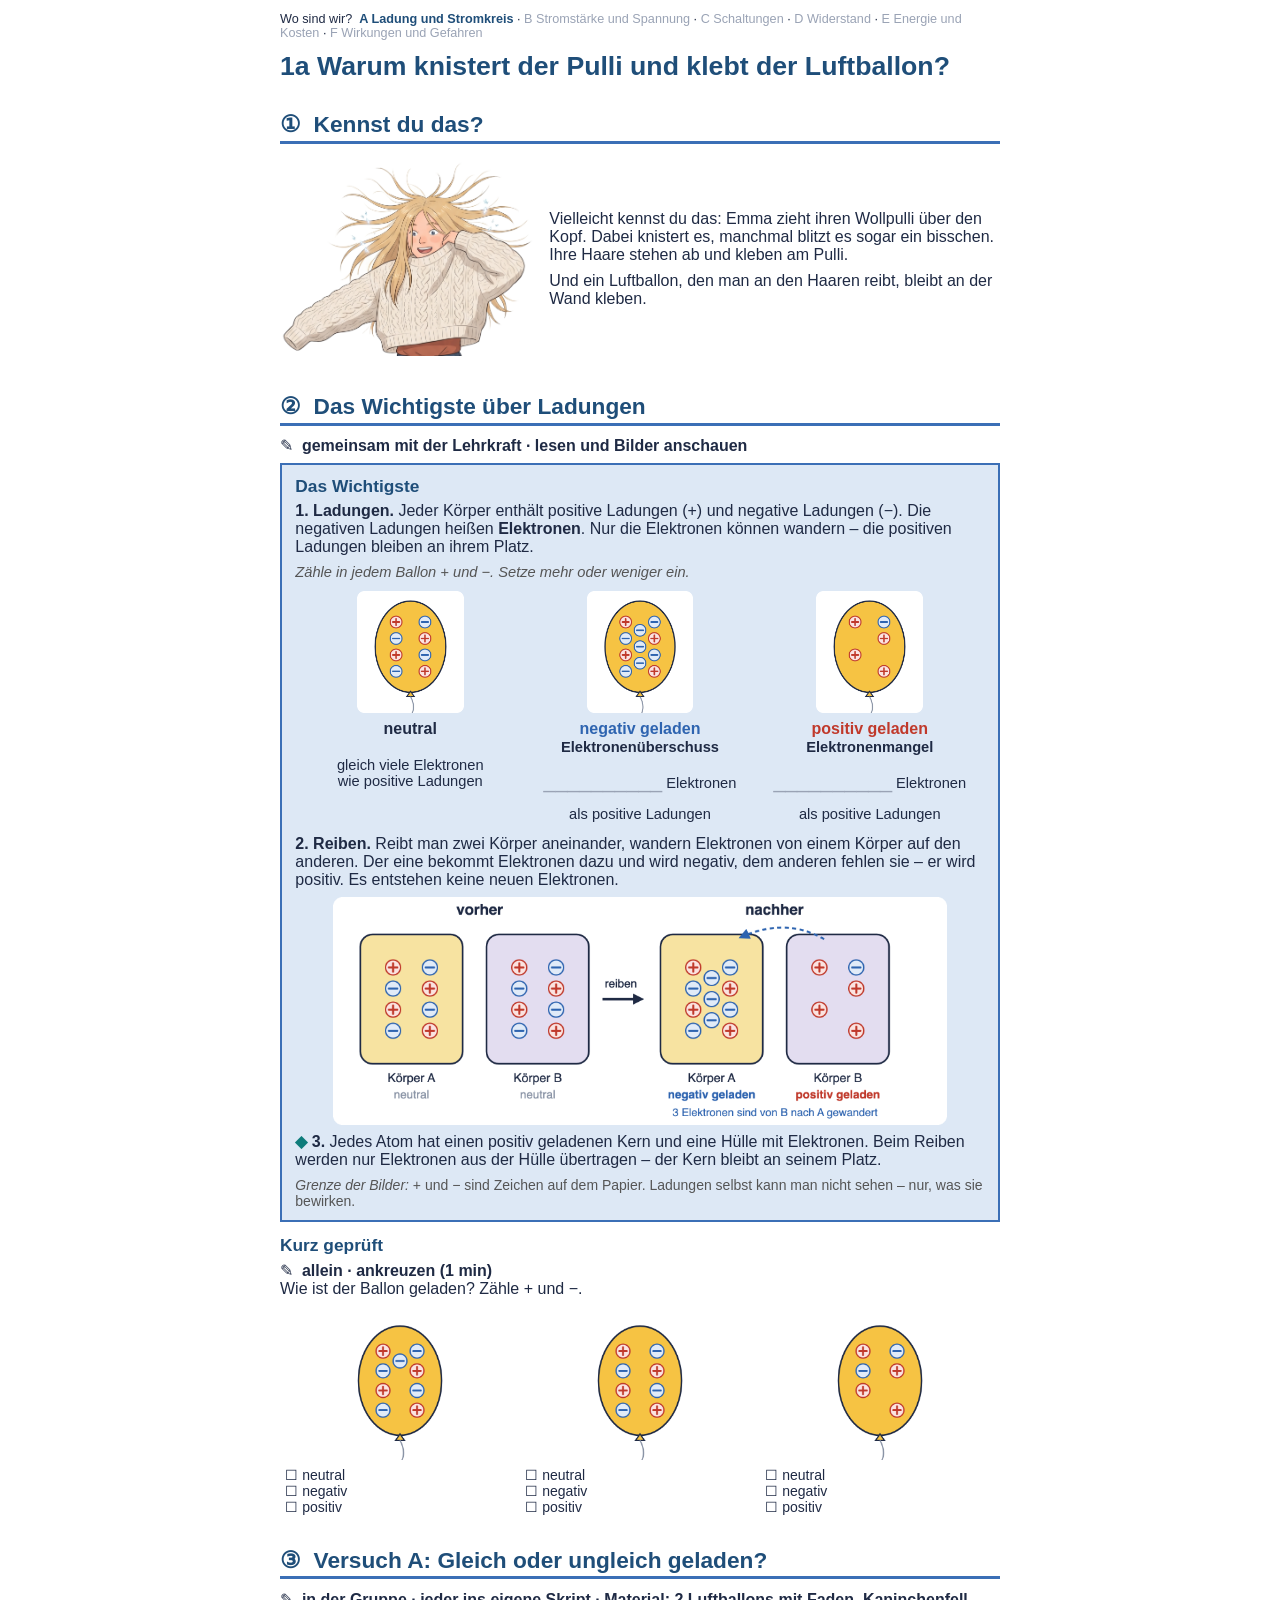
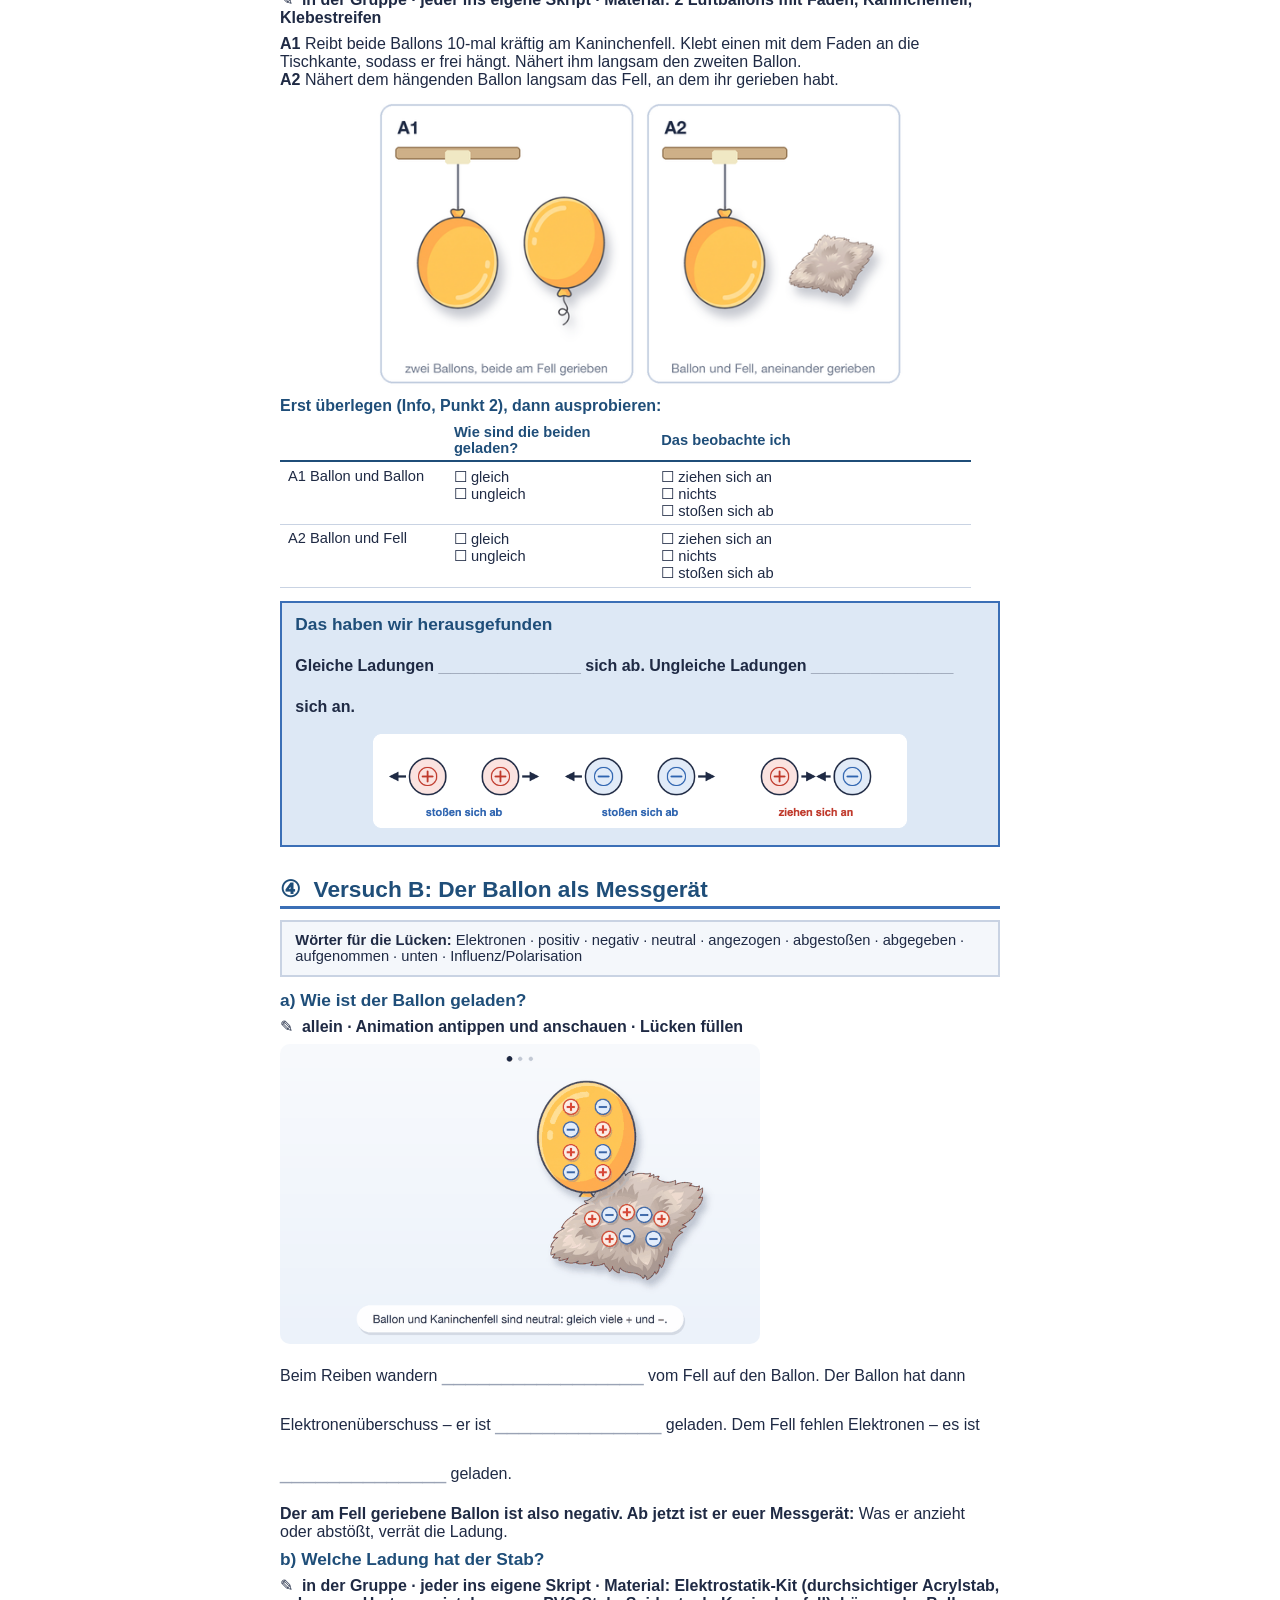
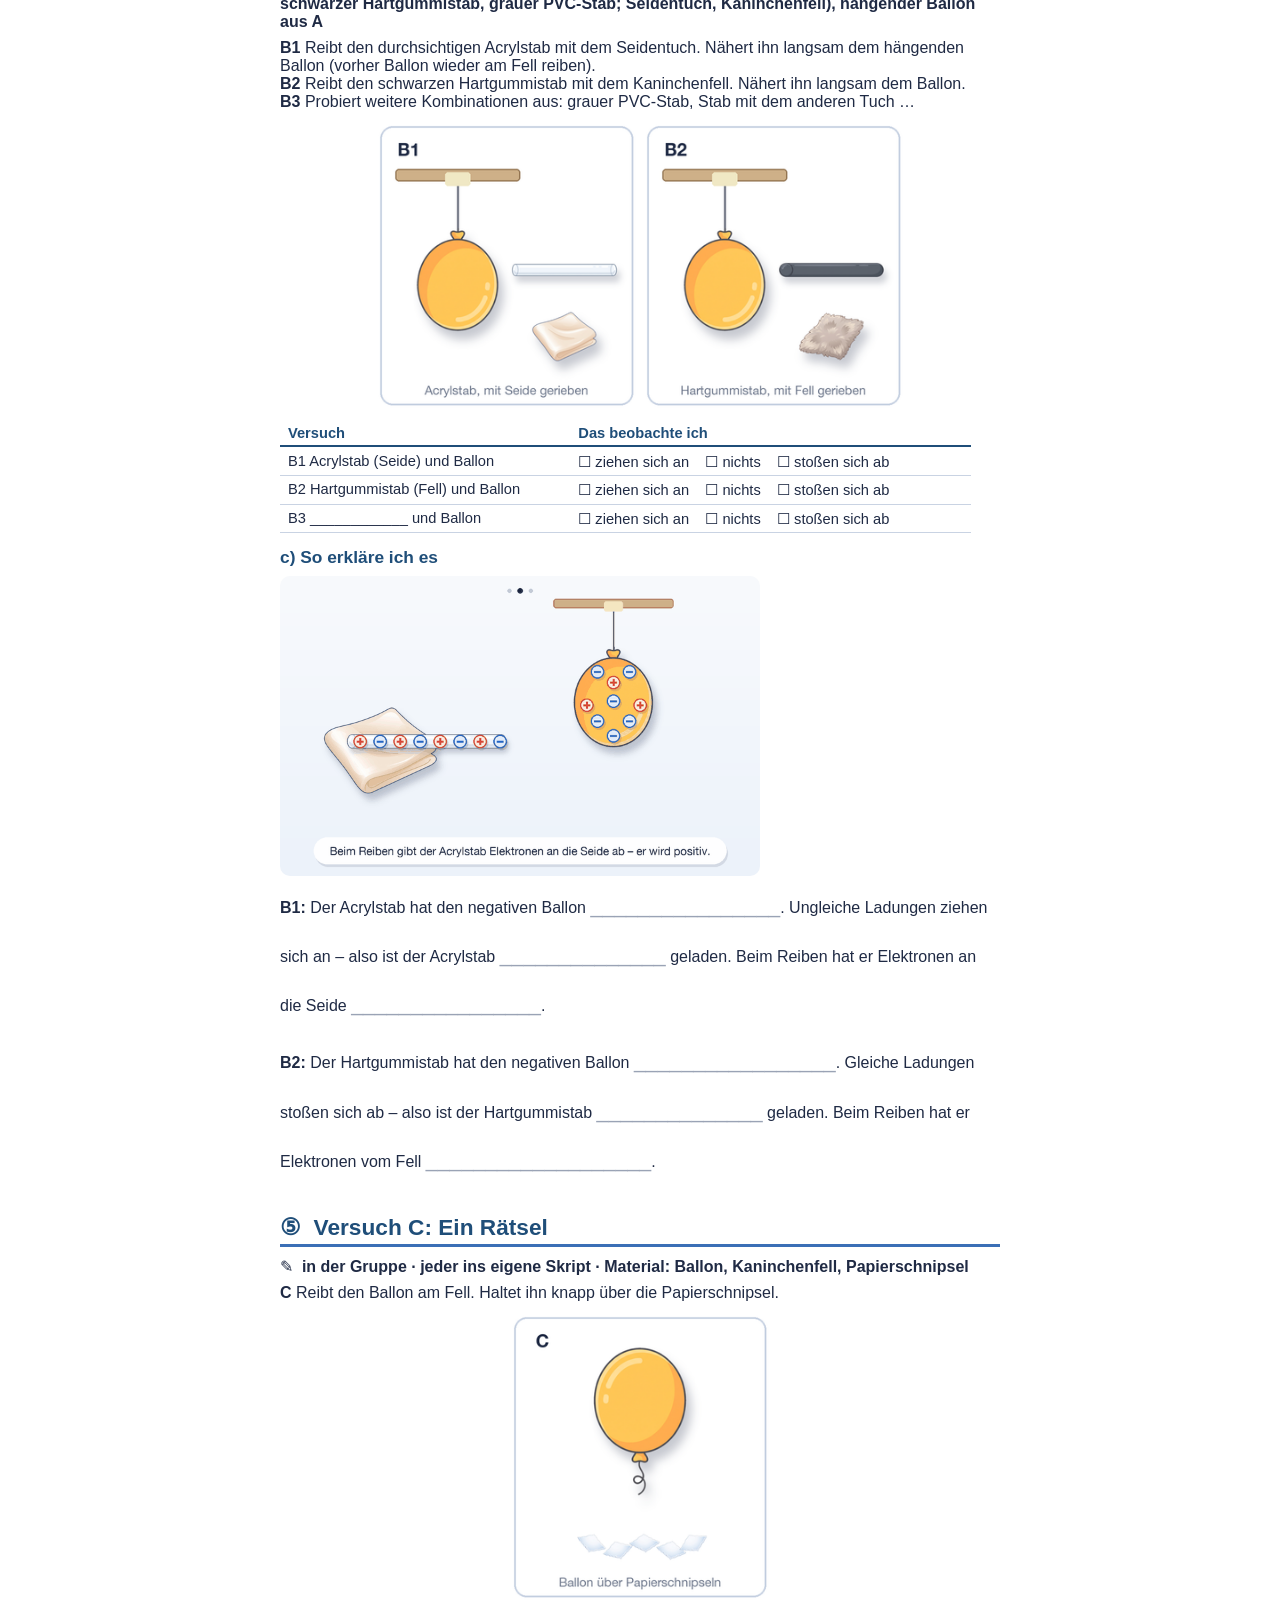
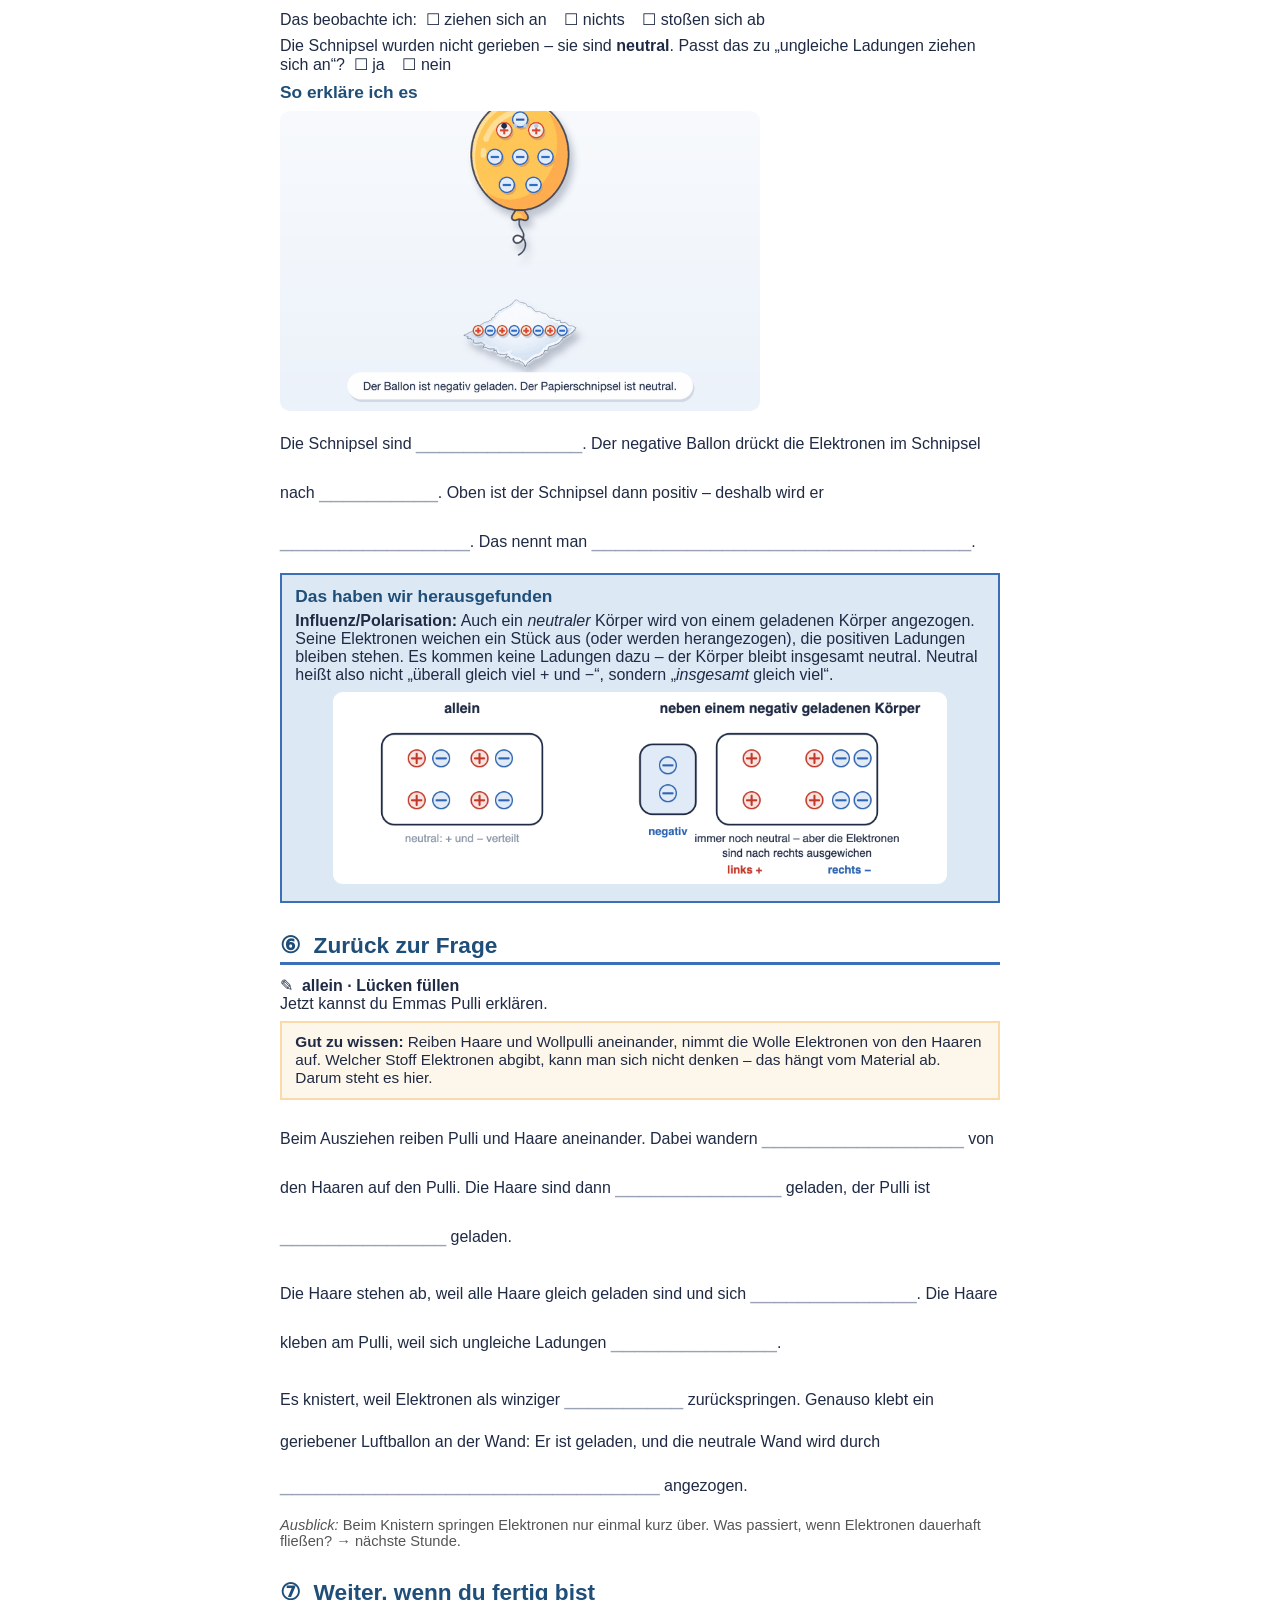
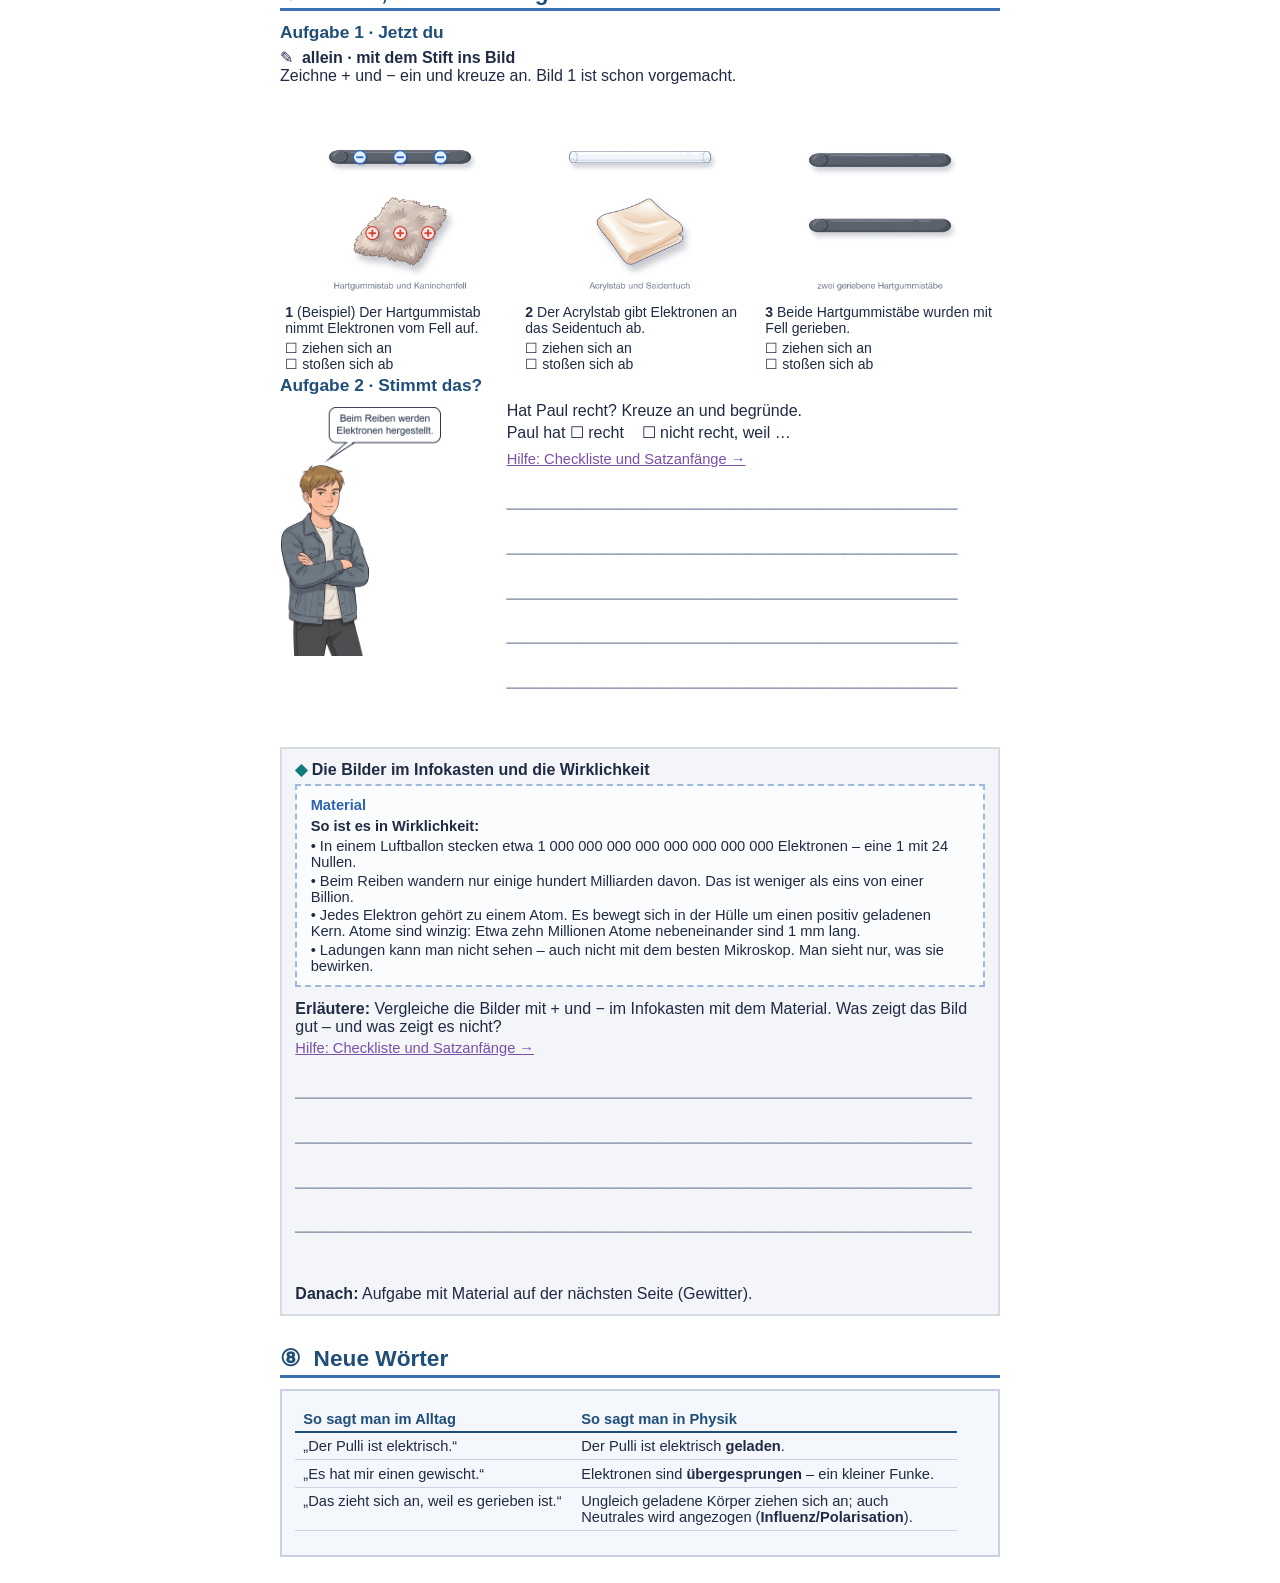
<file: E1_Ladung.html>
<!DOCTYPE html><html lang="de-DE"><head><meta charset="utf-8"><title>1a Warum knistert der Pulli und klebt der Luftballon?</title><meta name="viewport" content="width=device-width, initial-scale=1"></head><body lang="de-DE" style="font-family:Calibri,'Segoe UI',Helvetica,Arial,sans-serif;color:#1F2A44;max-width:720px;margin:0 auto;padding:12px"><p style="font-family:Calibri,'Segoe UI',Helvetica,Arial,sans-serif;font-size:9.5pt;color:#1F2A44;margin:0 0 8pt 0;text-align:left">Wo sind wir? &nbsp;<b style="color:#1F4E79">A Ladung und Stromkreis</b> · <span style="color:#9AA3B5">B Stromstärke und Spannung</span> · <span style="color:#9AA3B5">C Schaltungen</span> · <span style="color:#9AA3B5">D Widerstand</span> · <span style="color:#9AA3B5">E Energie und Kosten</span> · <span style="color:#9AA3B5">F Wirkungen und Gefahren</span></p><h1 style="font-family:Calibri,'Segoe UI',Helvetica,Arial,sans-serif;font-size:20pt;color:#1F4E79;margin:0 0 4pt 0">1a Warum knistert der Pulli und klebt der Luftballon?</h1><h2 style="font-family:Calibri,'Segoe UI',Helvetica,Arial,sans-serif;font-size:17pt;color:#1F4E79;margin:22pt 0 2pt 0">①&nbsp; Kennst du das?</h2><table style="border-collapse:collapse;width:100%;margin:0 0 8pt 0"><tr><td style="background-color:#3B6FB6;font-size:2pt;line-height:2pt;height:3px;padding:0">&nbsp;</td></tr></table><table style="border-collapse:collapse;width:100%"><tr><td style="width:262px;vertical-align:top"><p style="margin:4pt 0 2pt 0;text-align:left"><img src="img/einstieg_emma.png" style="width:190pt" width="253" alt="Emma im Wollpulli, die Haare stehen ab"></p></td><td style="vertical-align:middle;padding-left:4pt"><p style="font-family:Calibri,'Segoe UI',Helvetica,Arial,sans-serif;font-size:12pt;color:#1F2A44;margin:0 0 6pt 0;text-align:left">Vielleicht kennst du das: Emma zieht ihren Wollpulli über den Kopf. Dabei knistert es, manchmal blitzt es sogar ein bisschen. Ihre Haare stehen ab und kleben am Pulli.</p><p style="font-family:Calibri,'Segoe UI',Helvetica,Arial,sans-serif;font-size:12pt;color:#1F2A44;margin:0 0 0pt 0;text-align:left">Und ein Luftballon, den man an den Haaren reibt, bleibt an der Wand kleben.</p></td></tr></table><p style="font-family:Calibri,'Segoe UI',Helvetica,Arial,sans-serif;font-size:6pt;color:#1F2A44;margin:0 0 6pt 0;text-align:left"></p><h2 style="font-family:Calibri,'Segoe UI',Helvetica,Arial,sans-serif;font-size:17pt;color:#1F4E79;margin:22pt 0 2pt 0">②&nbsp; Das Wichtigste über Ladungen</h2><table style="border-collapse:collapse;width:100%;margin:0 0 8pt 0"><tr><td style="background-color:#3B6FB6;font-size:2pt;line-height:2pt;height:3px;padding:0">&nbsp;</td></tr></table><p style="font-family:Calibri,'Segoe UI',Helvetica,Arial,sans-serif;font-size:12pt;color:#1F2A44;margin:0 0 6pt 0;text-align:left">✎&nbsp; <b>gemeinsam mit der Lehrkraft · lesen und Bilder anschauen</b><br></p><table style="border-collapse:collapse;width:100%;margin:4pt 0 10pt 0"><tr><td style="background-color:#DDE8F5;border:1.5pt solid #3B6FB6;padding:8pt 10pt"><p style="font-family:Calibri,'Segoe UI',Helvetica,Arial,sans-serif;font-size:13pt;color:#1F4E79;margin:0 0 4pt 0;text-align:left;font-weight:bold">Das Wichtigste</p><p style="font-family:Calibri,'Segoe UI',Helvetica,Arial,sans-serif;font-size:12pt;color:#1F2A44;margin:0 0 6pt 0;text-align:left"><b>1. Ladungen.</b> Jeder Körper enthält positive Ladungen (+) und negative Ladungen (−). Die negativen Ladungen heißen <b>Elektronen</b>. Nur die Elektronen können wandern – die positiven Ladungen bleiben an ihrem Platz.</p><p style="font-family:Calibri,'Segoe UI',Helvetica,Arial,sans-serif;font-size:11pt;color:#555555;margin:0 0 2pt 0;text-align:left;font-style:italic">Zähle in jedem Ballon + und −. Setze <i>mehr</i> oder <i>weniger</i> ein.</p><table style="border-collapse:collapse;width:100%;margin:2pt 0 8pt 0"><tr><td style="width:33%;vertical-align:top;padding:2pt 6pt;text-align:center"><p style="margin:4pt 0 2pt 0;text-align:center"><img src="img/info_neutral.png" style="width:80pt" width="106" alt="Ballon mit 4 + und 4 −"></p><p style="font-family:Calibri,'Segoe UI',Helvetica,Arial,sans-serif;font-size:12pt;color:#1F2A44;margin:0 0 1pt 0;text-align:center"><b>neutral</b></p><p style="font-family:Calibri,'Segoe UI',Helvetica,Arial,sans-serif;font-size:11pt;color:#1F2A44;margin:0 0 1pt 0;text-align:center">&nbsp;</p><p style="font-family:Calibri,'Segoe UI',Helvetica,Arial,sans-serif;font-size:11pt;color:#1F2A44;margin:0 0 0pt 0;text-align:center">gleich viele Elektronen</p><p style="font-family:Calibri,'Segoe UI',Helvetica,Arial,sans-serif;font-size:11pt;color:#1F2A44;margin:0 0 0pt 0;text-align:center">wie positive Ladungen</p></td><td style="width:33%;vertical-align:top;padding:2pt 6pt;text-align:center"><p style="margin:4pt 0 2pt 0;text-align:center"><img src="img/info_negativ.png" style="width:80pt" width="106" alt="Ballon mit 4 + und 7 −"></p><p style="font-family:Calibri,'Segoe UI',Helvetica,Arial,sans-serif;font-size:12pt;color:#1F2A44;margin:0 0 1pt 0;text-align:center"><b style="color:#2E64B0">negativ geladen</b></p><p style="font-family:Calibri,'Segoe UI',Helvetica,Arial,sans-serif;font-size:11pt;color:#1F2A44;margin:0 0 1pt 0;text-align:center"><b>Elektronenüberschuss</b></p><p style="font-family:Calibri,'Segoe UI',Helvetica,Arial,sans-serif;font-size:11pt;color:#1F2A44;margin:0 0 0pt 0;text-align:center;line-height:2.3"><span style="font-size:16pt;color:#9AA3B5">__________</span> Elektronen</p><p style="font-family:Calibri,'Segoe UI',Helvetica,Arial,sans-serif;font-size:11pt;color:#1F2A44;margin:0 0 0pt 0;text-align:center">als positive Ladungen</p></td><td style="width:33%;vertical-align:top;padding:2pt 6pt;text-align:center"><p style="margin:4pt 0 2pt 0;text-align:center"><img src="img/info_positiv.png" style="width:80pt" width="106" alt="Ballon mit 4 + und 1 −"></p><p style="font-family:Calibri,'Segoe UI',Helvetica,Arial,sans-serif;font-size:12pt;color:#1F2A44;margin:0 0 1pt 0;text-align:center"><b style="color:#C0392B">positiv geladen</b></p><p style="font-family:Calibri,'Segoe UI',Helvetica,Arial,sans-serif;font-size:11pt;color:#1F2A44;margin:0 0 1pt 0;text-align:center"><b>Elektronenmangel</b></p><p style="font-family:Calibri,'Segoe UI',Helvetica,Arial,sans-serif;font-size:11pt;color:#1F2A44;margin:0 0 0pt 0;text-align:center;line-height:2.3"><span style="font-size:16pt;color:#9AA3B5">__________</span> Elektronen</p><p style="font-family:Calibri,'Segoe UI',Helvetica,Arial,sans-serif;font-size:11pt;color:#1F2A44;margin:0 0 0pt 0;text-align:center">als positive Ladungen</p></td></tr></table><p style="font-family:Calibri,'Segoe UI',Helvetica,Arial,sans-serif;font-size:12pt;color:#1F2A44;margin:0 0 6pt 0;text-align:left"><b>2. Reiben.</b> Reibt man zwei Körper aneinander, wandern Elektronen von einem Körper auf den anderen. Der eine bekommt Elektronen dazu und wird negativ, dem anderen fehlen sie – er wird positiv. Es entstehen keine neuen Elektronen.</p><p style="margin:4pt 0 2pt 0;text-align:center"><img src="img/info_uebertragen.png" style="width:460pt" width="613" alt="Körper A und B vor und nach dem Reiben: 3 Elektronen wandern von B nach A"></p><p style="font-family:Calibri,'Segoe UI',Helvetica,Arial,sans-serif;font-size:12pt;color:#1F2A44;margin:0 0 6pt 0;text-align:left"><span style="color:#0E7C7B;font-weight:bold">◆</span>&nbsp;<b>3.</b> Jedes Atom hat einen positiv geladenen Kern und eine Hülle mit Elektronen. Beim Reiben werden nur Elektronen aus der Hülle übertragen – der Kern bleibt an seinem Platz.</p><p style="font-family:Calibri,'Segoe UI',Helvetica,Arial,sans-serif;font-size:10.5pt;color:#555555;margin:0 0 0pt 0;text-align:left"><i>Grenze der Bilder:</i> + und − sind Zeichen auf dem Papier. Ladungen selbst kann man nicht sehen – nur, was sie bewirken.</p></td></tr></table><p style="font-family:Calibri,'Segoe UI',Helvetica,Arial,sans-serif;font-size:13pt;color:#1F4E79;margin:0 0 4pt 0;text-align:left"><b>Kurz geprüft</b></p><p style="font-family:Calibri,'Segoe UI',Helvetica,Arial,sans-serif;font-size:12pt;color:#1F2A44;margin:0 0 6pt 0;text-align:left">✎&nbsp; <b>allein · ankreuzen (1 min)</b><br>Wie ist der Ballon geladen? Zähle + und −.</p><table style="border-collapse:collapse;width:100%"><tr><td style="width:33%;vertical-align:top;padding:2pt 4pt"><p style="margin:4pt 0 2pt 0;text-align:center"><img src="img/pruef_a.png" style="width:95pt" width="126" alt=""></p><p style="font-family:Calibri,'Segoe UI',Helvetica,Arial,sans-serif;font-size:10.5pt;color:#1F2A44;margin:0 0 0pt 0;text-align:left">☐&nbsp;neutral<br>☐&nbsp;negativ<br>☐&nbsp;positiv</p></td><td style="width:33%;vertical-align:top;padding:2pt 4pt"><p style="margin:4pt 0 2pt 0;text-align:center"><img src="img/pruef_b.png" style="width:95pt" width="126" alt=""></p><p style="font-family:Calibri,'Segoe UI',Helvetica,Arial,sans-serif;font-size:10.5pt;color:#1F2A44;margin:0 0 0pt 0;text-align:left">☐&nbsp;neutral<br>☐&nbsp;negativ<br>☐&nbsp;positiv</p></td><td style="width:33%;vertical-align:top;padding:2pt 4pt"><p style="margin:4pt 0 2pt 0;text-align:center"><img src="img/pruef_c.png" style="width:95pt" width="126" alt=""></p><p style="font-family:Calibri,'Segoe UI',Helvetica,Arial,sans-serif;font-size:10.5pt;color:#1F2A44;margin:0 0 0pt 0;text-align:left">☐&nbsp;neutral<br>☐&nbsp;negativ<br>☐&nbsp;positiv</p></td></tr></table><h2 style="font-family:Calibri,'Segoe UI',Helvetica,Arial,sans-serif;font-size:17pt;color:#1F4E79;margin:22pt 0 2pt 0">③&nbsp; Versuch A: Gleich oder ungleich geladen?</h2><table style="border-collapse:collapse;width:100%;margin:0 0 8pt 0"><tr><td style="background-color:#3B6FB6;font-size:2pt;line-height:2pt;height:3px;padding:0">&nbsp;</td></tr></table><p style="font-family:Calibri,'Segoe UI',Helvetica,Arial,sans-serif;font-size:12pt;color:#1F2A44;margin:0 0 6pt 0;text-align:left">✎&nbsp; <b>in der Gruppe · jeder ins eigene Skript · Material: 2 Luftballons mit Faden, Kaninchenfell, Klebestreifen</b><br></p><p style="font-family:Calibri,'Segoe UI',Helvetica,Arial,sans-serif;font-size:12pt;color:#1F2A44;margin:0 0 6pt 0;text-align:left"><b>A1</b> Reibt beide Ballons 10-mal kräftig am Kaninchenfell. Klebt einen mit dem Faden an die Tischkante, sodass er frei hängt. Nähert ihm langsam den zweiten Ballon.<br><b>A2</b> Nähert dem hängenden Ballon langsam das Fell, an dem ihr gerieben habt.</p><p style="margin:4pt 0 2pt 0;text-align:center"><img src="img/e1_versuch_a.png" style="width:400pt" width="533" alt="Skizzen A1: zwei Ballons, A2: Ballon und Fell"></p><p style="font-family:Calibri,'Segoe UI',Helvetica,Arial,sans-serif;font-size:12pt;color:#1F4E79;margin:0 0 2pt 0;text-align:left;font-weight:bold">Erst überlegen (Info, Punkt 2), dann ausprobieren:</p><table style="border-collapse:collapse;width:96%;margin:4pt 0 10pt 0"><tr><td style="font-family:Calibri,'Segoe UI',Helvetica,Arial,sans-serif;font-size:11pt;font-weight:bold;color:#1F4E79;border-bottom:1.5pt solid #1F4E79;padding:3pt 6pt;width:24%"></td><td style="font-family:Calibri,'Segoe UI',Helvetica,Arial,sans-serif;font-size:11pt;font-weight:bold;color:#1F4E79;border-bottom:1.5pt solid #1F4E79;padding:3pt 6pt;width:30%">Wie sind die beiden geladen?</td><td style="font-family:Calibri,'Segoe UI',Helvetica,Arial,sans-serif;font-size:11pt;font-weight:bold;color:#1F4E79;border-bottom:1.5pt solid #1F4E79;padding:3pt 6pt;width:46%">Das beobachte ich</td></tr><tr><td style="font-family:Calibri,'Segoe UI',Helvetica,Arial,sans-serif;font-size:11pt;border-bottom:0.75pt solid #C9D3E3;padding:4pt 6pt;vertical-align:top;width:24%">A1 Ballon und Ballon</td><td style="font-family:Calibri,'Segoe UI',Helvetica,Arial,sans-serif;font-size:11pt;border-bottom:0.75pt solid #C9D3E3;padding:4pt 6pt;vertical-align:top;width:30%">☐&nbsp;gleich<br>☐&nbsp;ungleich</td><td style="font-family:Calibri,'Segoe UI',Helvetica,Arial,sans-serif;font-size:11pt;border-bottom:0.75pt solid #C9D3E3;padding:4pt 6pt;vertical-align:top;width:46%">☐&nbsp;ziehen sich an<br>☐&nbsp;nichts<br>☐&nbsp;stoßen sich ab</td></tr><tr><td style="font-family:Calibri,'Segoe UI',Helvetica,Arial,sans-serif;font-size:11pt;border-bottom:0.75pt solid #C9D3E3;padding:4pt 6pt;vertical-align:top;width:24%">A2 Ballon und Fell</td><td style="font-family:Calibri,'Segoe UI',Helvetica,Arial,sans-serif;font-size:11pt;border-bottom:0.75pt solid #C9D3E3;padding:4pt 6pt;vertical-align:top;width:30%">☐&nbsp;gleich<br>☐&nbsp;ungleich</td><td style="font-family:Calibri,'Segoe UI',Helvetica,Arial,sans-serif;font-size:11pt;border-bottom:0.75pt solid #C9D3E3;padding:4pt 6pt;vertical-align:top;width:46%">☐&nbsp;ziehen sich an<br>☐&nbsp;nichts<br>☐&nbsp;stoßen sich ab</td></tr></table><table style="border-collapse:collapse;width:100%;margin:4pt 0 10pt 0"><tr><td style="background-color:#DDE8F5;border:1.5pt solid #3B6FB6;padding:8pt 10pt"><p style="font-family:Calibri,'Segoe UI',Helvetica,Arial,sans-serif;font-size:13pt;color:#1F4E79;margin:0 0 4pt 0;text-align:left;font-weight:bold">Das haben wir herausgefunden</p><p style="font-family:Calibri,'Segoe UI',Helvetica,Arial,sans-serif;font-size:12pt;color:#1F2A44;margin:0 0 6pt 0;text-align:left;line-height:2.3;font-weight:bold">Gleiche Ladungen <span style="font-size:16pt;color:#9AA3B5">____________</span> sich ab. Ungleiche Ladungen <span style="font-size:16pt;color:#9AA3B5">____________</span> sich an.</p><p style="margin:4pt 0 2pt 0;text-align:center"><img src="img/info_kraefte.png" style="width:400pt" width="533" alt="plus und plus stoßen sich ab, minus und minus stoßen sich ab, plus und minus ziehen sich an"></p></td></tr></table><h2 style="font-family:Calibri,'Segoe UI',Helvetica,Arial,sans-serif;font-size:17pt;color:#1F4E79;margin:22pt 0 2pt 0">④&nbsp; Versuch B: Der Ballon als Messgerät</h2><table style="border-collapse:collapse;width:100%;margin:0 0 8pt 0"><tr><td style="background-color:#3B6FB6;font-size:2pt;line-height:2pt;height:3px;padding:0">&nbsp;</td></tr></table><table style="border-collapse:collapse;width:100%;margin:4pt 0 10pt 0"><tr><td style="background-color:#F4F7FB;border:1.5pt solid #C9D3E3;padding:8pt 10pt"><p style="font-family:Calibri,'Segoe UI',Helvetica,Arial,sans-serif;font-size:11pt;color:#1F2A44;margin:0 0 0pt 0;text-align:left"><b>Wörter für die Lücken:</b> Elektronen · positiv · negativ · neutral · angezogen · abgestoßen · abgegeben · aufgenommen · unten · Influenz/Polarisation</p></td></tr></table><p style="font-family:Calibri,'Segoe UI',Helvetica,Arial,sans-serif;font-size:13pt;color:#1F4E79;margin:0 0 4pt 0;text-align:left"><b>a) Wie ist der Ballon geladen?</b></p><p style="font-family:Calibri,'Segoe UI',Helvetica,Arial,sans-serif;font-size:12pt;color:#1F2A44;margin:0 0 6pt 0;text-align:left">✎&nbsp; <b>allein · Animation antippen und anschauen · Lücken füllen</b><br></p><p style="margin:6pt 0 2pt 0"><img src="img/anim_reiben.gif" style="width:360.0pt;border-radius:10px" width="480" alt="Elektronen wandern beim Reiben"></p><p style="font-family:Calibri,'Segoe UI',Helvetica,Arial,sans-serif;font-size:12pt;color:#1F2A44;margin:0 0 6pt 0;text-align:left;line-height:2.3">Beim Reiben wandern <span style="font-size:16pt;color:#9AA3B5">_________________</span> vom Fell auf den Ballon. Der Ballon hat dann Elektronenüberschuss – er ist <span style="font-size:16pt;color:#9AA3B5">______________</span> geladen. Dem Fell fehlen Elektronen – es ist <span style="font-size:16pt;color:#9AA3B5">______________</span> geladen.</p><p style="font-family:Calibri,'Segoe UI',Helvetica,Arial,sans-serif;font-size:12pt;color:#1F2A44;margin:0 0 6pt 0;text-align:left"><b>Der am Fell geriebene Ballon ist also negativ. Ab jetzt ist er euer Messgerät:</b> Was er anzieht oder abstößt, verrät die Ladung.</p><p style="font-family:Calibri,'Segoe UI',Helvetica,Arial,sans-serif;font-size:13pt;color:#1F4E79;margin:0 0 4pt 0;text-align:left"><b>b) Welche Ladung hat der Stab?</b></p><p style="font-family:Calibri,'Segoe UI',Helvetica,Arial,sans-serif;font-size:12pt;color:#1F2A44;margin:0 0 6pt 0;text-align:left">✎&nbsp; <b>in der Gruppe · jeder ins eigene Skript · Material: Elektrostatik-Kit (durchsichtiger Acrylstab, schwarzer Hartgummistab, grauer PVC-Stab; Seidentuch, Kaninchenfell), hängender Ballon aus A</b><br></p><p style="font-family:Calibri,'Segoe UI',Helvetica,Arial,sans-serif;font-size:12pt;color:#1F2A44;margin:0 0 6pt 0;text-align:left"><b>B1</b> Reibt den durchsichtigen Acrylstab mit dem Seidentuch. Nähert ihn langsam dem hängenden Ballon (vorher Ballon wieder am Fell reiben).<br><b>B2</b> Reibt den schwarzen Hartgummistab mit dem Kaninchenfell. Nähert ihn langsam dem Ballon.<br><b>B3</b> Probiert weitere Kombinationen aus: grauer PVC-Stab, Stab mit dem anderen Tuch …</p><p style="margin:4pt 0 2pt 0;text-align:center"><img src="img/e1_versuch_b.png" style="width:400pt" width="533" alt="Skizzen B1: Acrylstab mit Seide, B2: Hartgummistab mit Fell"></p><table style="border-collapse:collapse;width:96%;margin:4pt 0 10pt 0"><tr><td style="font-family:Calibri,'Segoe UI',Helvetica,Arial,sans-serif;font-size:11pt;font-weight:bold;color:#1F4E79;border-bottom:1.5pt solid #1F4E79;padding:3pt 6pt;width:42%">Versuch</td><td style="font-family:Calibri,'Segoe UI',Helvetica,Arial,sans-serif;font-size:11pt;font-weight:bold;color:#1F4E79;border-bottom:1.5pt solid #1F4E79;padding:3pt 6pt;width:58%">Das beobachte ich</td></tr><tr><td style="font-family:Calibri,'Segoe UI',Helvetica,Arial,sans-serif;font-size:11pt;border-bottom:0.75pt solid #C9D3E3;padding:4pt 6pt;vertical-align:top;width:42%">B1 Acrylstab (Seide) und Ballon</td><td style="font-family:Calibri,'Segoe UI',Helvetica,Arial,sans-serif;font-size:11pt;border-bottom:0.75pt solid #C9D3E3;padding:4pt 6pt;vertical-align:top;width:58%">☐&nbsp;ziehen sich an&nbsp;&nbsp;&nbsp;&nbsp;☐&nbsp;nichts&nbsp;&nbsp;&nbsp;&nbsp;☐&nbsp;stoßen sich ab</td></tr><tr><td style="font-family:Calibri,'Segoe UI',Helvetica,Arial,sans-serif;font-size:11pt;border-bottom:0.75pt solid #C9D3E3;padding:4pt 6pt;vertical-align:top;width:42%">B2 Hartgummistab (Fell) und Ballon</td><td style="font-family:Calibri,'Segoe UI',Helvetica,Arial,sans-serif;font-size:11pt;border-bottom:0.75pt solid #C9D3E3;padding:4pt 6pt;vertical-align:top;width:58%">☐&nbsp;ziehen sich an&nbsp;&nbsp;&nbsp;&nbsp;☐&nbsp;nichts&nbsp;&nbsp;&nbsp;&nbsp;☐&nbsp;stoßen sich ab</td></tr><tr><td style="font-family:Calibri,'Segoe UI',Helvetica,Arial,sans-serif;font-size:11pt;border-bottom:0.75pt solid #C9D3E3;padding:4pt 6pt;vertical-align:top;width:42%">B3 ____________ und Ballon</td><td style="font-family:Calibri,'Segoe UI',Helvetica,Arial,sans-serif;font-size:11pt;border-bottom:0.75pt solid #C9D3E3;padding:4pt 6pt;vertical-align:top;width:58%">☐&nbsp;ziehen sich an&nbsp;&nbsp;&nbsp;&nbsp;☐&nbsp;nichts&nbsp;&nbsp;&nbsp;&nbsp;☐&nbsp;stoßen sich ab</td></tr></table><p style="font-family:Calibri,'Segoe UI',Helvetica,Arial,sans-serif;font-size:13pt;color:#1F4E79;margin:0 0 4pt 0;text-align:left"><b>c) So erkläre ich es</b></p><p style="margin:6pt 0 2pt 0"><img src="img/anim_acrylstab.gif" style="width:360.0pt;border-radius:10px" width="480" alt="Acrylstab und Ballon"></p><p style="font-family:Calibri,'Segoe UI',Helvetica,Arial,sans-serif;font-size:12pt;color:#1F2A44;margin:0 0 6pt 0;text-align:left;line-height:2.3"><b>B1:</b> Der Acrylstab hat den negativen Ballon <span style="font-size:16pt;color:#9AA3B5">________________</span>. Ungleiche Ladungen ziehen sich an – also ist der Acrylstab <span style="font-size:16pt;color:#9AA3B5">______________</span> geladen. Beim Reiben hat er Elektronen an die Seide <span style="font-size:16pt;color:#9AA3B5">________________</span>.</p><p style="font-family:Calibri,'Segoe UI',Helvetica,Arial,sans-serif;font-size:12pt;color:#1F2A44;margin:0 0 6pt 0;text-align:left;line-height:2.3"><b>B2:</b> Der Hartgummistab hat den negativen Ballon <span style="font-size:16pt;color:#9AA3B5">_________________</span>. Gleiche Ladungen stoßen sich ab – also ist der Hartgummistab <span style="font-size:16pt;color:#9AA3B5">______________</span> geladen. Beim Reiben hat er Elektronen vom Fell <span style="font-size:16pt;color:#9AA3B5">___________________</span>.</p><h2 style="font-family:Calibri,'Segoe UI',Helvetica,Arial,sans-serif;font-size:17pt;color:#1F4E79;margin:22pt 0 2pt 0">⑤&nbsp; Versuch C: Ein Rätsel</h2><table style="border-collapse:collapse;width:100%;margin:0 0 8pt 0"><tr><td style="background-color:#3B6FB6;font-size:2pt;line-height:2pt;height:3px;padding:0">&nbsp;</td></tr></table><p style="font-family:Calibri,'Segoe UI',Helvetica,Arial,sans-serif;font-size:12pt;color:#1F2A44;margin:0 0 6pt 0;text-align:left">✎&nbsp; <b>in der Gruppe · jeder ins eigene Skript · Material: Ballon, Kaninchenfell, Papierschnipsel</b><br></p><p style="font-family:Calibri,'Segoe UI',Helvetica,Arial,sans-serif;font-size:12pt;color:#1F2A44;margin:0 0 6pt 0;text-align:left"><b>C</b> Reibt den Ballon am Fell. Haltet ihn knapp über die Papierschnipsel.</p><p style="margin:4pt 0 2pt 0;text-align:center"><img src="img/e1_versuch_c.png" style="width:200pt" width="266" alt="Skizze C: Ballon über Papierschnipseln"></p><p style="font-family:Calibri,'Segoe UI',Helvetica,Arial,sans-serif;font-size:12pt;color:#1F2A44;margin:0 0 6pt 0;text-align:left">Das beobachte ich: &nbsp;☐&nbsp;ziehen sich an&nbsp;&nbsp;&nbsp;&nbsp;☐&nbsp;nichts&nbsp;&nbsp;&nbsp;&nbsp;☐&nbsp;stoßen sich ab</p><p style="font-family:Calibri,'Segoe UI',Helvetica,Arial,sans-serif;font-size:12pt;color:#1F2A44;margin:0 0 6pt 0;text-align:left">Die Schnipsel wurden nicht gerieben – sie sind <b>neutral</b>. Passt das zu „ungleiche Ladungen ziehen sich an“? &nbsp;☐&nbsp;ja&nbsp;&nbsp;&nbsp;&nbsp;☐&nbsp;nein</p><p style="font-family:Calibri,'Segoe UI',Helvetica,Arial,sans-serif;font-size:13pt;color:#1F4E79;margin:0 0 4pt 0;text-align:left"><b>So erkläre ich es</b></p><p style="margin:6pt 0 2pt 0"><img src="img/anim_influenz.gif" style="width:360.0pt;border-radius:10px" width="480" alt="Influenz/Polarisation am Papierschnipsel"></p><p style="font-family:Calibri,'Segoe UI',Helvetica,Arial,sans-serif;font-size:12pt;color:#1F2A44;margin:0 0 6pt 0;text-align:left;line-height:2.3">Die Schnipsel sind <span style="font-size:16pt;color:#9AA3B5">______________</span>. Der negative Ballon drückt die Elektronen im Schnipsel nach <span style="font-size:16pt;color:#9AA3B5">__________</span>. Oben ist der Schnipsel dann positiv – deshalb wird er <span style="font-size:16pt;color:#9AA3B5">________________</span>. Das nennt man <span style="font-size:16pt;color:#9AA3B5">________________________________</span>.</p><table style="border-collapse:collapse;width:100%;margin:4pt 0 10pt 0"><tr><td style="background-color:#DDE8F5;border:1.5pt solid #3B6FB6;padding:8pt 10pt"><p style="font-family:Calibri,'Segoe UI',Helvetica,Arial,sans-serif;font-size:13pt;color:#1F4E79;margin:0 0 4pt 0;text-align:left;font-weight:bold">Das haben wir herausgefunden</p><p style="font-family:Calibri,'Segoe UI',Helvetica,Arial,sans-serif;font-size:12pt;color:#1F2A44;margin:0 0 6pt 0;text-align:left"><b>Influenz/Polarisation:</b> Auch ein <i>neutraler</i> Körper wird von einem geladenen Körper angezogen. Seine Elektronen weichen ein Stück aus (oder werden herangezogen), die positiven Ladungen bleiben stehen. Es kommen keine Ladungen dazu – der Körper bleibt insgesamt neutral. Neutral heißt also nicht „überall gleich viel + und −“, sondern „<i>insgesamt</i> gleich viel“.</p><p style="margin:4pt 0 2pt 0;text-align:center"><img src="img/info_influenz.png" style="width:460pt" width="613" alt="Neutraler Körper allein und neben einem negativ geladenen Körper: die Elektronen weichen aus"></p></td></tr></table><h2 style="font-family:Calibri,'Segoe UI',Helvetica,Arial,sans-serif;font-size:17pt;color:#1F4E79;margin:22pt 0 2pt 0">⑥&nbsp; Zurück zur Frage</h2><table style="border-collapse:collapse;width:100%;margin:0 0 8pt 0"><tr><td style="background-color:#3B6FB6;font-size:2pt;line-height:2pt;height:3px;padding:0">&nbsp;</td></tr></table><p style="font-family:Calibri,'Segoe UI',Helvetica,Arial,sans-serif;font-size:12pt;color:#1F2A44;margin:0 0 6pt 0;text-align:left">✎&nbsp; <b>allein · Lücken füllen</b><br>Jetzt kannst du Emmas Pulli erklären.</p><table style="border-collapse:collapse;width:100%;margin:4pt 0 10pt 0"><tr><td style="background-color:#FDF6EA;border:1.5pt solid #FBD9A8;padding:8pt 10pt"><p style="font-family:Calibri,'Segoe UI',Helvetica,Arial,sans-serif;font-size:11.5pt;color:#1F2A44;margin:0 0 0pt 0;text-align:left"><b>Gut zu wissen:</b> Reiben Haare und Wollpulli aneinander, nimmt die Wolle Elektronen von den Haaren auf. Welcher Stoff Elektronen abgibt, kann man sich nicht denken – das hängt vom Material ab. Darum steht es hier.</p></td></tr></table><p style="font-family:Calibri,'Segoe UI',Helvetica,Arial,sans-serif;font-size:12pt;color:#1F2A44;margin:0 0 6pt 0;text-align:left;line-height:2.3">Beim Ausziehen reiben Pulli und Haare aneinander. Dabei wandern <span style="font-size:16pt;color:#9AA3B5">_________________</span> von den Haaren auf den Pulli. Die Haare sind dann <span style="font-size:16pt;color:#9AA3B5">______________</span> geladen, der Pulli ist <span style="font-size:16pt;color:#9AA3B5">______________</span> geladen.</p><p style="font-family:Calibri,'Segoe UI',Helvetica,Arial,sans-serif;font-size:12pt;color:#1F2A44;margin:0 0 6pt 0;text-align:left;line-height:2.3">Die Haare stehen ab, weil alle Haare gleich geladen sind und sich <span style="font-size:16pt;color:#9AA3B5">______________</span>. Die Haare kleben am Pulli, weil sich ungleiche Ladungen <span style="font-size:16pt;color:#9AA3B5">______________</span>.</p><p style="font-family:Calibri,'Segoe UI',Helvetica,Arial,sans-serif;font-size:12pt;color:#1F2A44;margin:0 0 6pt 0;text-align:left;line-height:2.3">Es knistert, weil Elektronen als winziger <span style="font-size:16pt;color:#9AA3B5">__________</span> zurückspringen. Genauso klebt ein geriebener Luftballon an der Wand: Er ist geladen, und die neutrale Wand wird durch <span style="font-size:16pt;color:#9AA3B5">________________________________</span> angezogen.</p><p style="font-family:Calibri,'Segoe UI',Helvetica,Arial,sans-serif;font-size:11pt;color:#555555;margin:0 0 6pt 0;text-align:left"><i>Ausblick:</i> Beim Knistern springen Elektronen nur einmal kurz über. Was passiert, wenn Elektronen dauerhaft fließen? → nächste Stunde.</p><h2 style="font-family:Calibri,'Segoe UI',Helvetica,Arial,sans-serif;font-size:17pt;color:#1F4E79;margin:22pt 0 2pt 0">⑦&nbsp; Weiter, wenn du fertig bist</h2><table style="border-collapse:collapse;width:100%;margin:0 0 8pt 0"><tr><td style="background-color:#3B6FB6;font-size:2pt;line-height:2pt;height:3px;padding:0">&nbsp;</td></tr></table><p style="font-family:Calibri,'Segoe UI',Helvetica,Arial,sans-serif;font-size:13pt;color:#1F4E79;margin:0 0 4pt 0;text-align:left"><b>Aufgabe 1 · Jetzt du</b></p><p style="font-family:Calibri,'Segoe UI',Helvetica,Arial,sans-serif;font-size:12pt;color:#1F2A44;margin:0 0 6pt 0;text-align:left">✎&nbsp; <b>allein · mit dem Stift ins Bild</b><br>Zeichne + und − ein und kreuze an. Bild 1 ist schon vorgemacht.</p><table style="border-collapse:collapse;width:100%"><tr><td style="width:33%;vertical-align:top;padding:2pt 4pt"><p style="margin:4pt 0 2pt 0;text-align:center"><img src="img/jetztdu1_l.png" style="width:140pt" width="186" alt=""></p><p style="font-family:Calibri,'Segoe UI',Helvetica,Arial,sans-serif;font-size:10.5pt;color:#1F2A44;margin:0 0 3pt 0;text-align:left"><b>1</b> (Beispiel) Der Hartgummistab nimmt Elektronen vom Fell auf.</p><p style="font-family:Calibri,'Segoe UI',Helvetica,Arial,sans-serif;font-size:10.5pt;color:#1F2A44;margin:0 0 0pt 0;text-align:left">☐&nbsp;ziehen sich an<br>☐&nbsp;stoßen sich ab</p></td><td style="width:33%;vertical-align:top;padding:2pt 4pt"><p style="margin:4pt 0 2pt 0;text-align:center"><img src="img/jetztdu2.png" style="width:140pt" width="186" alt=""></p><p style="font-family:Calibri,'Segoe UI',Helvetica,Arial,sans-serif;font-size:10.5pt;color:#1F2A44;margin:0 0 3pt 0;text-align:left"><b>2</b> Der Acrylstab gibt Elektronen an das Seidentuch ab.</p><p style="font-family:Calibri,'Segoe UI',Helvetica,Arial,sans-serif;font-size:10.5pt;color:#1F2A44;margin:0 0 0pt 0;text-align:left">☐&nbsp;ziehen sich an<br>☐&nbsp;stoßen sich ab</p></td><td style="width:33%;vertical-align:top;padding:2pt 4pt"><p style="margin:4pt 0 2pt 0;text-align:center"><img src="img/jetztdu3.png" style="width:140pt" width="186" alt=""></p><p style="font-family:Calibri,'Segoe UI',Helvetica,Arial,sans-serif;font-size:10.5pt;color:#1F2A44;margin:0 0 3pt 0;text-align:left"><b>3</b> Beide Hartgummistäbe wurden mit Fell gerieben.</p><p style="font-family:Calibri,'Segoe UI',Helvetica,Arial,sans-serif;font-size:10.5pt;color:#1F2A44;margin:0 0 0pt 0;text-align:left">☐&nbsp;ziehen sich an<br>☐&nbsp;stoßen sich ab</p></td></tr></table><p style="font-family:Calibri,'Segoe UI',Helvetica,Arial,sans-serif;font-size:13pt;color:#1F4E79;margin:0 0 4pt 0;text-align:left"><b>Aufgabe 2 · Stimmt das?</b></p><table style="border-collapse:collapse;width:100%"><tr><td style="width:30%;vertical-align:top"><p style="margin:4pt 0 2pt 0;text-align:left"><img src="img/paul_reiben.png" style="width:120pt" width="160" alt="Paul"></p></td><td style="vertical-align:top;padding-left:8pt"><p style="font-family:Calibri,'Segoe UI',Helvetica,Arial,sans-serif;font-size:12pt;color:#1F2A44;margin:0 0 2pt 0;text-align:left">Hat Paul recht? Kreuze an und begründe.</p><p style="font-family:Calibri,'Segoe UI',Helvetica,Arial,sans-serif;font-size:12pt;color:#1F2A44;margin:0 0 6pt 0;text-align:left">Paul hat ☐&nbsp;recht&nbsp;&nbsp;&nbsp;&nbsp;☐&nbsp;nicht recht, weil …</p><p style="font-family:Calibri,'Segoe UI',Helvetica,Arial,sans-serif;font-size:12pt;color:#1F2A44;margin:0 0 8pt 0;text-align:left"><a href="https://maltefehling.github.io/elektrizitaet/e1-tipps.html#paul" style="font-family:Calibri,'Segoe UI',Helvetica,Arial,sans-serif;font-size:11pt;font-weight:normal;color:#7B4FA8;text-decoration:underline">Hilfe: Checkliste und Satzanfänge&nbsp;→</a></p><p style="font-family:Calibri,'Segoe UI',Helvetica,Arial,sans-serif;font-size:19pt;color:#9AA3B5;margin:0 0 5pt 0;line-height:1.5">________________________________</p><p style="font-family:Calibri,'Segoe UI',Helvetica,Arial,sans-serif;font-size:19pt;color:#9AA3B5;margin:0 0 5pt 0;line-height:1.5">________________________________</p><p style="font-family:Calibri,'Segoe UI',Helvetica,Arial,sans-serif;font-size:19pt;color:#9AA3B5;margin:0 0 5pt 0;line-height:1.5">________________________________</p><p style="font-family:Calibri,'Segoe UI',Helvetica,Arial,sans-serif;font-size:19pt;color:#9AA3B5;margin:0 0 5pt 0;line-height:1.5">________________________________</p><p style="font-family:Calibri,'Segoe UI',Helvetica,Arial,sans-serif;font-size:19pt;color:#9AA3B5;margin:0 0 5pt 0;line-height:1.5">________________________________</p><p style="margin:0 0 16pt 0">&nbsp;</p></td></tr></table><table style="border-collapse:collapse;width:100%;margin:4pt 0 10pt 0"><tr><td style="background-color:#F3F5F8;border:1.5pt solid #D5DAE3;padding:8pt 10pt"><p style="font-family:Calibri,'Segoe UI',Helvetica,Arial,sans-serif;font-size:12pt;color:#1F2A44;margin:0 0 4pt 0;text-align:left"><span style="color:#0E7C7B;font-weight:bold">◆</span>&nbsp;<b>Die Bilder im Infokasten und die Wirklichkeit</b></p><table style="border-collapse:collapse;width:100%;margin:4pt 0 10pt 0"><tr><td style="background-color:#FBFCFE;border:1.5pt dashed #9DB9DE;padding:8pt 10pt"><p style="font-family:Calibri,'Segoe UI',Helvetica,Arial,sans-serif;font-size:11pt;color:#2E64B0;margin:0 0 4pt 0;text-align:left;font-weight:bold">Material</p><p style="font-family:Calibri,'Segoe UI',Helvetica,Arial,sans-serif;font-size:11pt;color:#1F2A44;margin:0 0 3pt 0;text-align:left"><b>So ist es in Wirklichkeit:</b></p><p style="font-family:Calibri,'Segoe UI',Helvetica,Arial,sans-serif;font-size:11pt;color:#1F2A44;margin:0 0 2pt 0;text-align:left">• In einem Luftballon stecken etwa 1&nbsp;000&nbsp;000&nbsp;000&nbsp;000&nbsp;000&nbsp;000&nbsp;000&nbsp;000 Elektronen – eine 1 mit 24 Nullen.</p><p style="font-family:Calibri,'Segoe UI',Helvetica,Arial,sans-serif;font-size:11pt;color:#1F2A44;margin:0 0 2pt 0;text-align:left">• Beim Reiben wandern nur einige hundert Milliarden davon. Das ist weniger als eins von einer Billion.</p><p style="font-family:Calibri,'Segoe UI',Helvetica,Arial,sans-serif;font-size:11pt;color:#1F2A44;margin:0 0 2pt 0;text-align:left">• Jedes Elektron gehört zu einem Atom. Es bewegt sich in der Hülle um einen positiv geladenen Kern. Atome sind winzig: Etwa zehn Millionen Atome nebeneinander sind 1 mm lang.</p><p style="font-family:Calibri,'Segoe UI',Helvetica,Arial,sans-serif;font-size:11pt;color:#1F2A44;margin:0 0 0pt 0;text-align:left">• Ladungen kann man nicht sehen – auch nicht mit dem besten Mikroskop. Man sieht nur, was sie bewirken.</p></td></tr></table><p style="font-family:Calibri,'Segoe UI',Helvetica,Arial,sans-serif;font-size:12pt;color:#1F2A44;margin:0 0 2pt 0;text-align:left"><b>Erläutere:</b> Vergleiche die Bilder mit + und − im Infokasten mit dem Material. Was zeigt das Bild gut – und was zeigt es nicht?</p><p style="font-family:Calibri,'Segoe UI',Helvetica,Arial,sans-serif;font-size:12pt;color:#1F2A44;margin:0 0 8pt 0;text-align:left"><a href="https://maltefehling.github.io/elektrizitaet/e1-tipps.html#modell" style="font-family:Calibri,'Segoe UI',Helvetica,Arial,sans-serif;font-size:11pt;font-weight:normal;color:#7B4FA8;text-decoration:underline">Hilfe: Checkliste und Satzanfänge&nbsp;→</a></p><p style="font-family:Calibri,'Segoe UI',Helvetica,Arial,sans-serif;font-size:19pt;color:#9AA3B5;margin:0 0 5pt 0;line-height:1.5">________________________________________________</p><p style="font-family:Calibri,'Segoe UI',Helvetica,Arial,sans-serif;font-size:19pt;color:#9AA3B5;margin:0 0 5pt 0;line-height:1.5">________________________________________________</p><p style="font-family:Calibri,'Segoe UI',Helvetica,Arial,sans-serif;font-size:19pt;color:#9AA3B5;margin:0 0 5pt 0;line-height:1.5">________________________________________________</p><p style="font-family:Calibri,'Segoe UI',Helvetica,Arial,sans-serif;font-size:19pt;color:#9AA3B5;margin:0 0 5pt 0;line-height:1.5">________________________________________________</p><p style="margin:0 0 16pt 0">&nbsp;</p><p style="font-family:Calibri,'Segoe UI',Helvetica,Arial,sans-serif;font-size:12pt;color:#1F2A44;margin:0 0 0pt 0;text-align:left"><b>Danach:</b> Aufgabe mit Material auf der nächsten Seite (Gewitter).</p></td></tr></table><h2 style="font-family:Calibri,'Segoe UI',Helvetica,Arial,sans-serif;font-size:17pt;color:#1F4E79;margin:22pt 0 2pt 0">⑧&nbsp; Neue Wörter</h2><table style="border-collapse:collapse;width:100%;margin:0 0 8pt 0"><tr><td style="background-color:#3B6FB6;font-size:2pt;line-height:2pt;height:3px;padding:0">&nbsp;</td></tr></table><table style="border-collapse:collapse;width:100%;margin:4pt 0 10pt 0"><tr><td style="background-color:#F4F7FB;border:1.5pt solid #C9D3E3;padding:8pt 10pt"><table style="border-collapse:collapse;width:96%;margin:4pt 0 10pt 0"><tr><td style="font-family:Calibri,'Segoe UI',Helvetica,Arial,sans-serif;font-size:11pt;font-weight:bold;color:#1F4E79;border-bottom:1.5pt solid #1F4E79;padding:3pt 6pt;width:42%">So sagt man im Alltag</td><td style="font-family:Calibri,'Segoe UI',Helvetica,Arial,sans-serif;font-size:11pt;font-weight:bold;color:#1F4E79;border-bottom:1.5pt solid #1F4E79;padding:3pt 6pt;width:58%">So sagt man in Physik</td></tr><tr><td style="font-family:Calibri,'Segoe UI',Helvetica,Arial,sans-serif;font-size:11pt;border-bottom:0.75pt solid #C9D3E3;padding:4pt 6pt;vertical-align:top;width:42%">„Der Pulli ist elektrisch.“</td><td style="font-family:Calibri,'Segoe UI',Helvetica,Arial,sans-serif;font-size:11pt;border-bottom:0.75pt solid #C9D3E3;padding:4pt 6pt;vertical-align:top;width:58%">Der Pulli ist elektrisch <b>geladen</b>.</td></tr><tr><td style="font-family:Calibri,'Segoe UI',Helvetica,Arial,sans-serif;font-size:11pt;border-bottom:0.75pt solid #C9D3E3;padding:4pt 6pt;vertical-align:top;width:42%">„Es hat mir einen gewischt.“</td><td style="font-family:Calibri,'Segoe UI',Helvetica,Arial,sans-serif;font-size:11pt;border-bottom:0.75pt solid #C9D3E3;padding:4pt 6pt;vertical-align:top;width:58%">Elektronen sind <b>übergesprungen</b> – ein kleiner Funke.</td></tr><tr><td style="font-family:Calibri,'Segoe UI',Helvetica,Arial,sans-serif;font-size:11pt;border-bottom:0.75pt solid #C9D3E3;padding:4pt 6pt;vertical-align:top;width:42%">„Das zieht sich an, weil es gerieben ist.“</td><td style="font-family:Calibri,'Segoe UI',Helvetica,Arial,sans-serif;font-size:11pt;border-bottom:0.75pt solid #C9D3E3;padding:4pt 6pt;vertical-align:top;width:58%">Ungleich geladene Körper ziehen sich an; auch Neutrales wird angezogen (<b>Influenz/Polarisation</b>).</td></tr></table></td></tr></table></body></html>
</file>
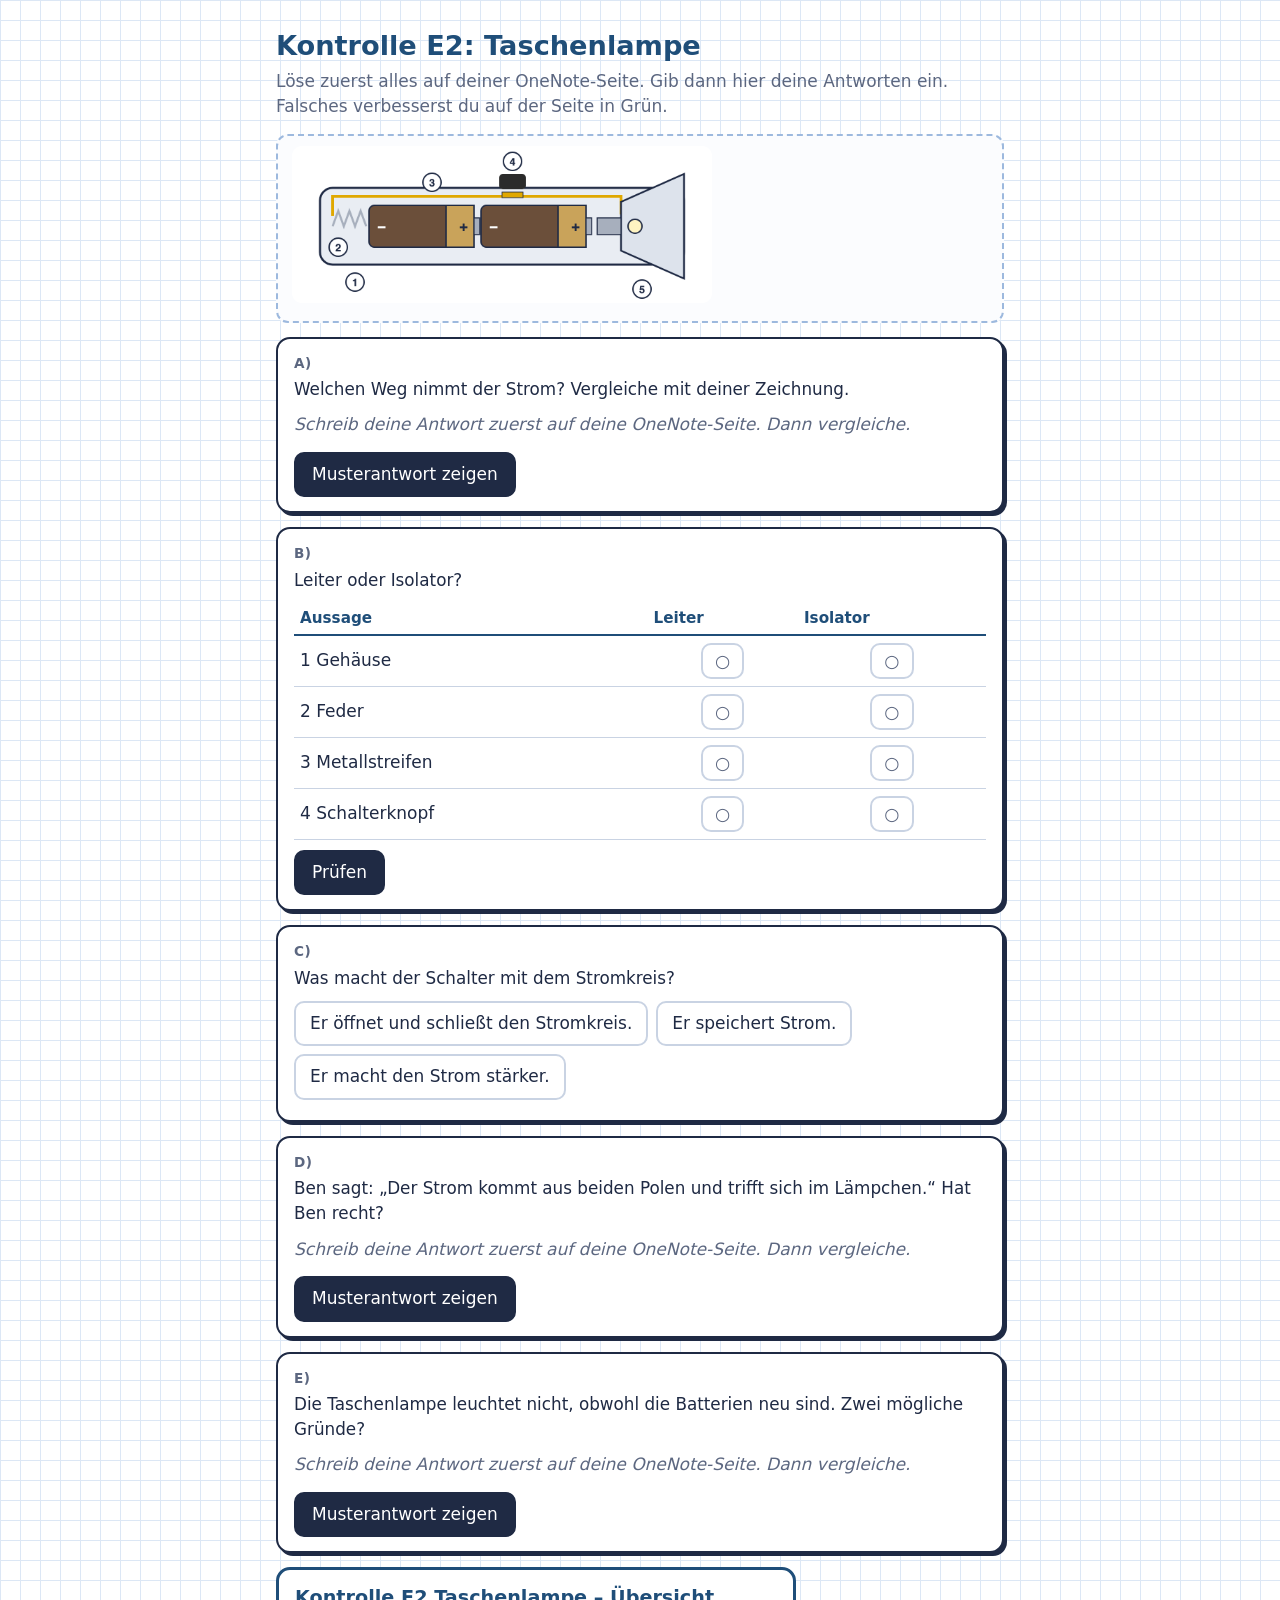
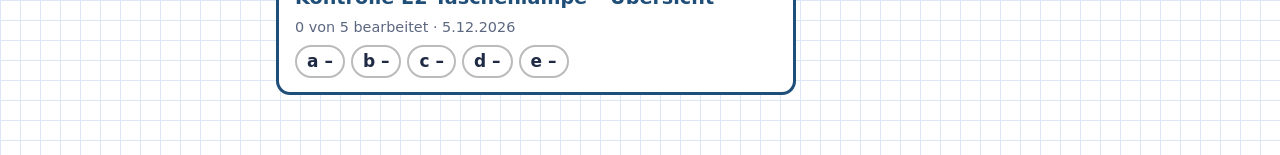
<file: e2-kontrolle.html>
<!DOCTYPE html><html lang="de"><head><meta charset="utf-8"><meta name="viewport" content="width=device-width, initial-scale=1">
<title>Kontrolle E2 – Taschenlampe</title><link rel="stylesheet" href="style.css"></head><body><div class="wrap">
<h1>Kontrolle E2: Taschenlampe</h1>
<p class="sub">Löse zuerst alles auf deiner OneNote-Seite. Gib dann hier deine Antworten ein. Falsches verbesserst du auf der Seite in Grün.</p>
<div class="material"><img src="img/e2_taschenlampe.png" alt="Taschenlampe im Schnitt: 1 Gehäuse, 2 Feder, 3 Metallstreifen, 4 Schalterknopf, 5 Lämpchen" width="420"></div>
<div id="aufgaben"></div><div id="uebersicht"></div></div>
<script src="engine.js"></script><script>
starte({titel:"Kontrolle E2 Taschenlampe",aufgaben:[
 {id:"a",nr:"a)",typ:"offen",text:"Welchen Weg nimmt der Strom? Vergleiche mit deiner Zeichnung.",
  loesung:"Vom Pluspol der vorderen Batterie in das Lämpchen (5), aus dem Lämpchen in den Metallstreifen (3), über den Schalter zur Feder (2), von der Feder in den Minuspol der hinteren Batterie – und durch beide Batterien zurück. Ein geschlossener Kreis."},
 {id:"b",nr:"b)",typ:"tab",text:"Leiter oder Isolator?",spalten:["Leiter","Isolator"],
  zeilen:[["1 Gehäuse",1],["2 Feder",0],["3 Metallstreifen",0],["4 Schalterknopf",1]],
  tipp:"Leiter sind Metalle (und Graphit). Kunststoff ist ein Isolator."},
 {id:"c",nr:"c)",typ:"mc",text:"Was macht der Schalter mit dem Stromkreis?",
  opts:["Er öffnet und schließt den Stromkreis.","Er speichert Strom.","Er macht den Strom stärker."],richtig:0,
  tipp:"Was passiert mit dem Kreis, wenn der Schalter auf AUS steht?",loesung:"Auf AUS ist der Kreis unterbrochen – die Lampe leuchtet nicht."},
 {id:"d",nr:"d)",typ:"offen",text:"Ben sagt: „Der Strom kommt aus beiden Polen und trifft sich im Lämpchen.“ Hat Ben recht?",
  loesung:"Ben hat nicht recht. Der Strom fließt im Kreis: aus einem Pol durch das Lämpchen zum anderen Pol zurück – er trifft sich nicht."},
 {id:"e",nr:"e)",typ:"offen",text:"Die Taschenlampe leuchtet nicht, obwohl die Batterien neu sind. Zwei mögliche Gründe?",
  loesung:"Zum Beispiel: Der Schalter steht auf AUS. Das Lämpchen ist durchgebrannt (Glühdraht gerissen). Ein Kontakt (Feder, Metallstreifen) berührt nicht. In jedem Fall ist der Stromkreis nicht richtig geschlossen."}
]});
</script></body></html>
</file>
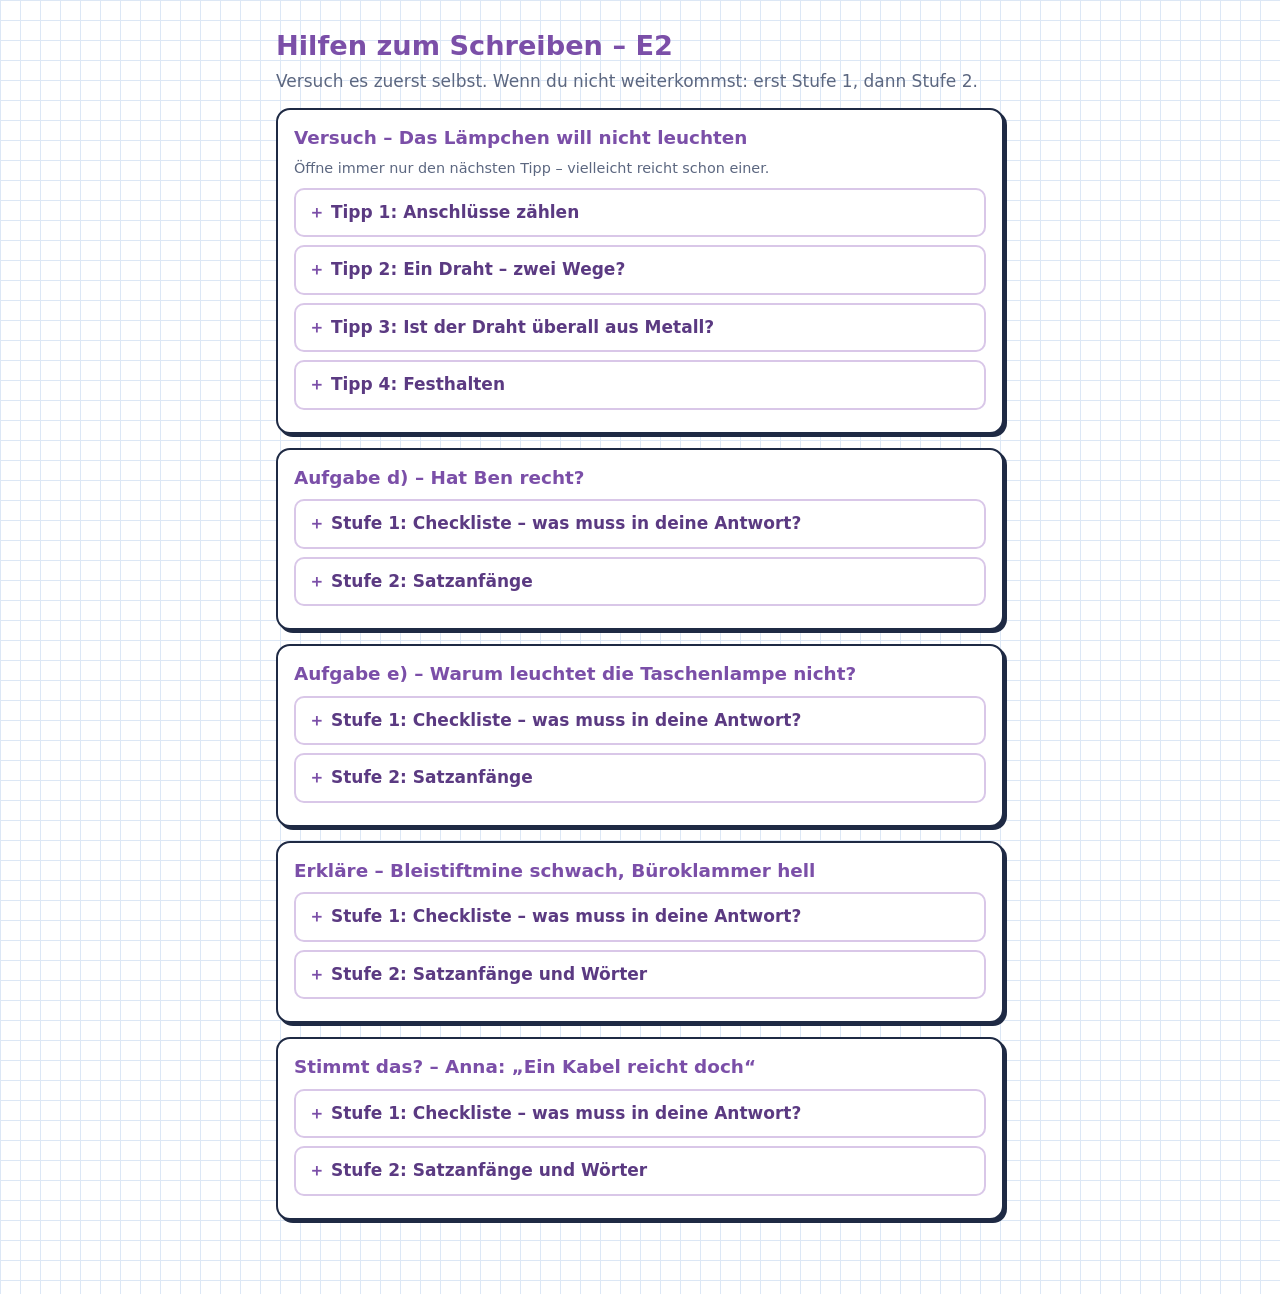
<file: e2-tipps.html>
<!DOCTYPE html><html lang="de"><head><meta charset="utf-8"><meta name="viewport" content="width=device-width, initial-scale=1">
<title>E2 Hilfen zum Schreiben</title><link rel="stylesheet" href="style.css">
<style>
.tipp{scroll-margin-top:12px}.tipp h2{font-size:1.15rem;color:#7B4FA8;margin:0 0 6px}
details{border:2px solid #D9C7E8;border-radius:10px;margin:8px 0;background:#fff}details[open]{background:#FAF6FD}
summary{cursor:pointer;font-weight:700;padding:10px 12px;color:#5B3A82;min-height:44px;list-style:none}summary::-webkit-details-marker{display:none}
summary::before{content:"＋ ";color:#7B4FA8}details[open] summary::before{content:"－ "}
details ul{margin:0 12px 10px 4px;padding-left:1.2em}details li{margin:4px 0}
.check li{list-style:none;margin-left:-1.2em}.check li::before{content:"☐ ";color:#7B4FA8}.satz li{font-style:italic}
</style></head><body><div class="wrap">
<h1 style="color:#7B4FA8">Hilfen zum Schreiben – E2</h1>
<p class="sub">Versuch es zuerst selbst. Wenn du nicht weiterkommst: erst Stufe 1, dann Stufe 2.</p>
<div class="card tipp" id="problem"><h2>Versuch – Das Lämpchen will nicht leuchten</h2>
<p class="klein">Öffne immer nur den nächsten Tipp – vielleicht reicht schon einer.</p>
<details><summary>Tipp 1: Anschlüsse zählen</summary><ul>
<li>Schau dir das Lämpchen genau an: Wo könnte Strom hineinkommen – und wo wieder hinaus?</li>
<li>Wie viele Pole hat die Batterie?</li></ul></details>
<details><summary>Tipp 2: Ein Draht – zwei Wege?</summary><ul>
<li>Ihr habt nur einen Draht. Reicht ein einziger Weg von der Batterie zum Lämpchen?</li>
<li>Werkzeug bekommt ihr, wenn ihr danach fragt …</li></ul></details>
<details><summary>Tipp 3: Ist der Draht überall aus Metall?</summary><ul>
<li>Schaut euch das Ende des Drahts an. Was ist außen, was ist innen?</li>
<li>Kann der Strom durch die Hülle hindurch?</li></ul></details>
<details><summary>Tipp 4: Festhalten</summary><ul>
<li>Wickelt ein Drahtende fest um das Gewinde. Das andere Ende drückt ihr unten auf den Fußkontakt.</li></ul></details></div>
<div class="card tipp" id="ben"><h2>Aufgabe d) – Hat Ben recht?</h2>
<details><summary>Stufe 1: Checkliste – was muss in deine Antwort?</summary><ul class="check">
<li>Ich sage, ob Ben recht hat.</li>
<li>Ich beschreibe den Weg des Stroms: Wo beginnt er, wo endet er?</li>
<li>Ich benutze das Wort <b>Stromkreis</b>.</li></ul></details>
<details><summary>Stufe 2: Satzanfänge</summary><ul class="satz">
<li>Ben hat …, weil …</li><li>Der Strom fließt vom … durch … zum …</li><li>Im Stromkreis …</li></ul></details></div>
<div class="card tipp" id="fehler"><h2>Aufgabe e) – Warum leuchtet die Taschenlampe nicht?</h2>
<details><summary>Stufe 1: Checkliste – was muss in deine Antwort?</summary><ul class="check">
<li>Ich nenne zwei verschiedene Stellen, an denen der Fehler sein kann (Batterien, Lämpchen, Kontakte, Schalter).</li>
<li>Ich erkläre bei jedem Grund, warum der Stromkreis dann nicht geschlossen ist.</li></ul></details>
<details><summary>Stufe 2: Satzanfänge</summary><ul class="satz">
<li>Vielleicht ist eine Batterie …</li><li>Vielleicht ist das Lämpchen …, dann …</li><li>Vielleicht berührt … nicht, dann ist der Stromkreis …</li></ul></details></div>
<div class="card tipp" id="graphit"><h2>Erkläre – Bleistiftmine schwach, Büroklammer hell</h2>
<details><summary>Stufe 1: Checkliste – was muss in deine Antwort?</summary><ul class="check">
<li>Ich schaue in meine Tabelle „Leitet das?“: Wie hell leuchtet das Lämpchen mit Bleistiftmine, wie hell mit Büroklammer?</li>
<li>Ich vergleiche, wie gut Graphit und Metall leiten.</li>
<li>Ich schreibe, was das für den Strom durch das Lämpchen bedeutet.</li>
<li>Ich verbinde das mit der Helligkeit des Lämpchens.</li></ul></details>
<details><summary>Stufe 2: Satzanfänge und Wörter</summary><ul class="satz">
<li>Graphit leitet … als Metall.</li><li>Deshalb fließt durch die Bleistiftmine …</li><li>Das Lämpchen bekommt dann … und leuchtet …</li></ul>
<p class="klein" style="margin:0 12px 10px">Wörter: leitet besser · leitet schlechter · weniger Strom · mehr Strom · Energie · heller · schwächer</p></details></div>
<div class="card tipp" id="anna"><h2>Stimmt das? – Anna: „Ein Kabel reicht doch“</h2>
<details><summary>Stufe 1: Checkliste – was muss in deine Antwort?</summary><ul class="check">
<li>Ich sage, ob Anna recht hat.</li>
<li>Ich erinnere mich an den Versuch: Hat es mit einem Draht geklappt?</li>
<li>Ich benutze das Wort <b>geschlossener Stromkreis</b> und erkläre, wohin der Strom nach dem Lämpchen muss.</li></ul></details>
<details><summary>Stufe 2: Satzanfänge und Wörter</summary><ul class="satz">
<li>Anna hat …, weil …</li><li>Im Versuch hat das Lämpchen erst geleuchtet, als …</li><li>Der Strom muss vom Lämpchen wieder …</li></ul>
<p class="klein" style="margin:0 12px 10px">Wörter: geschlossener Stromkreis · zwei Pole · zwei Anschlüsse · zurück · zweite Leitung</p></details></div>
</div></body></html>
</file>
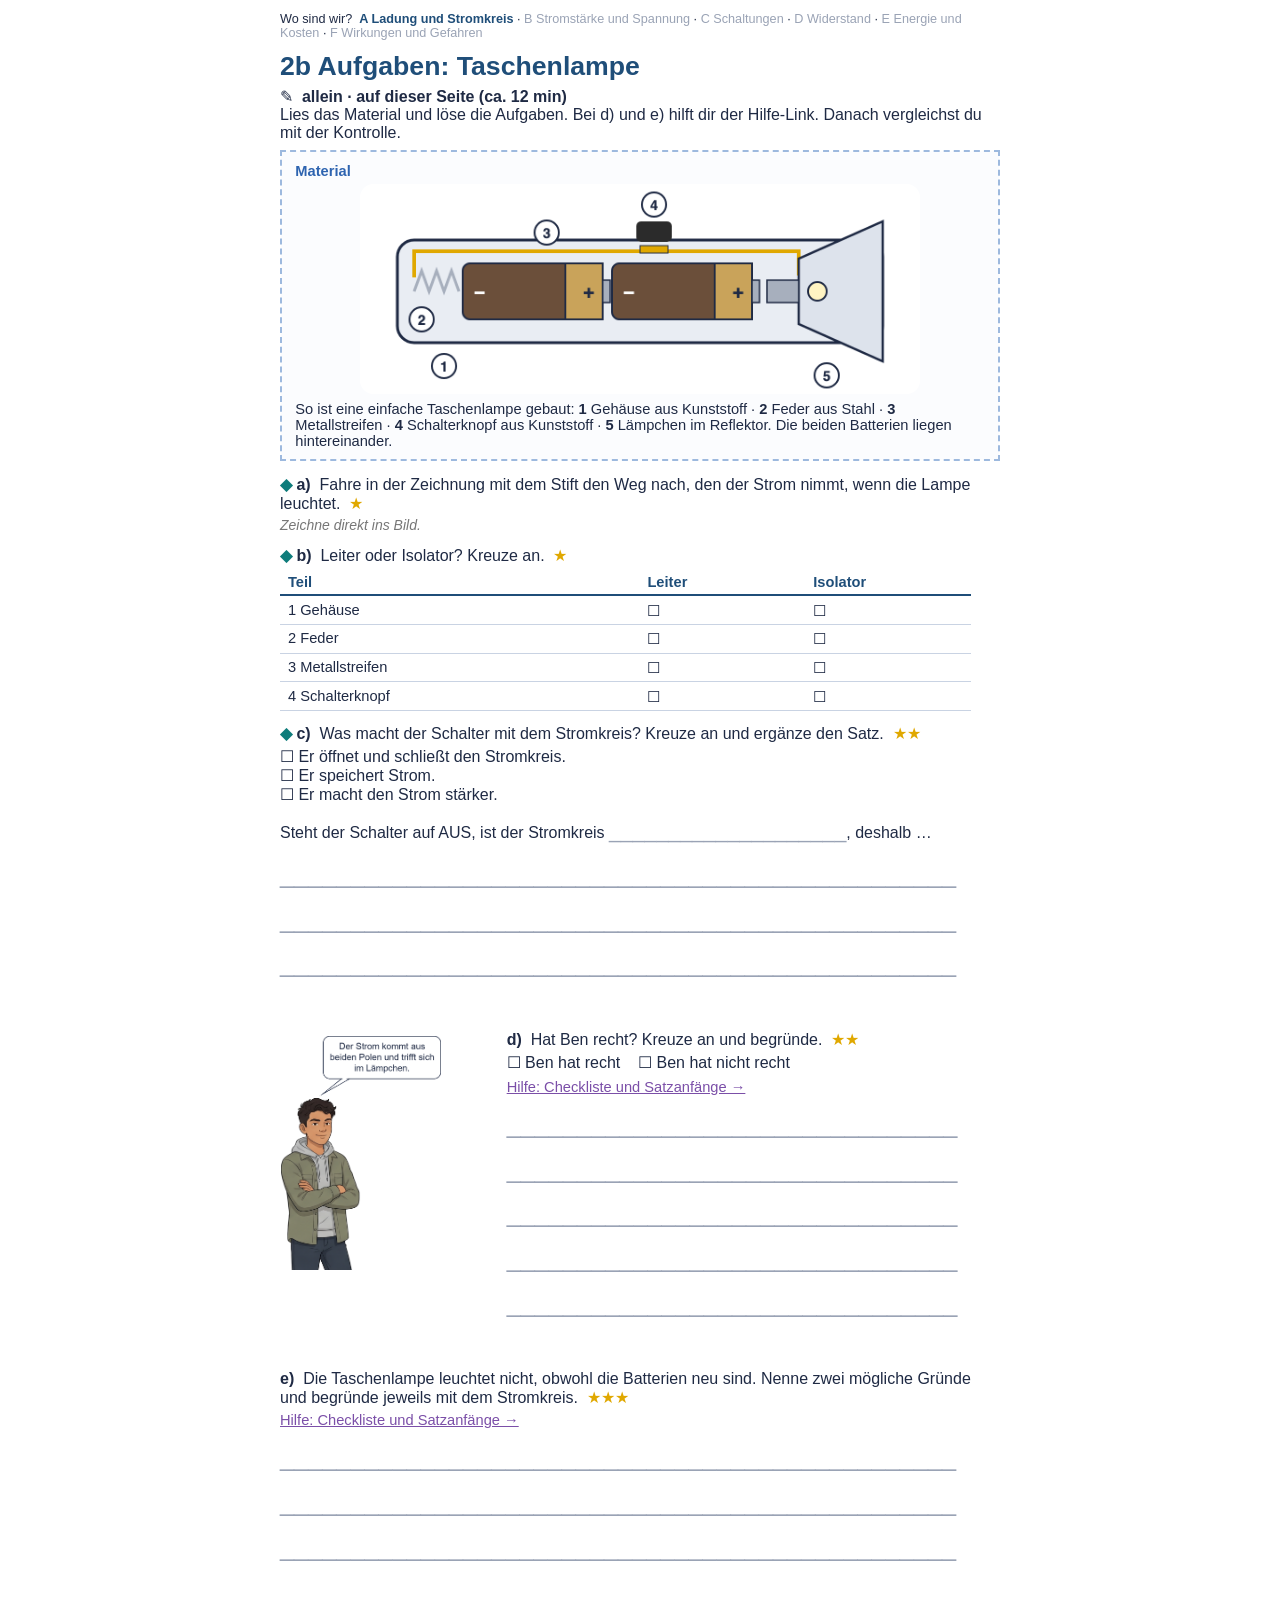
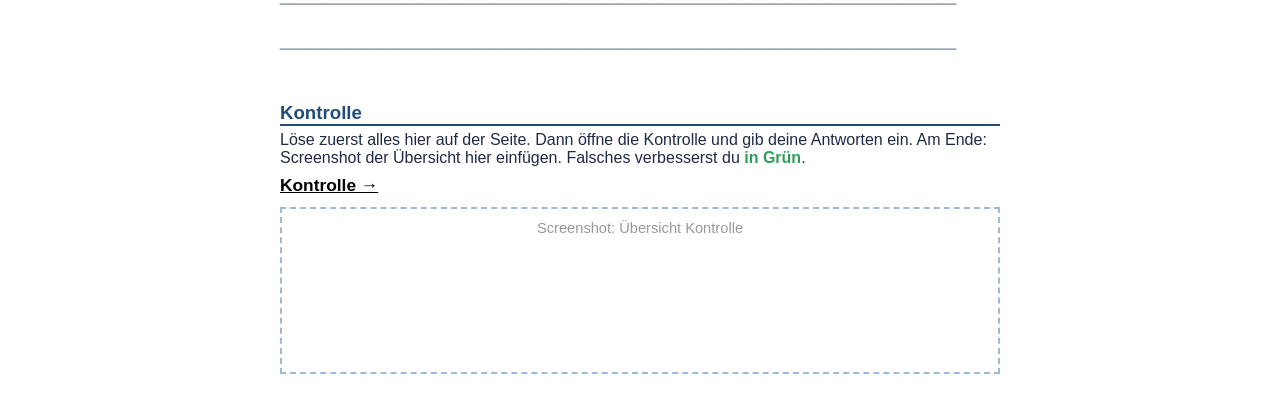
<file: E2_Aufgaben.html>
<!DOCTYPE html><html lang="de-DE"><head><meta charset="utf-8"><title>2b Aufgaben: Taschenlampe</title><meta name="viewport" content="width=device-width, initial-scale=1"></head><body lang="de-DE" style="font-family:Calibri,'Segoe UI',Helvetica,Arial,sans-serif;color:#1F2A44;max-width:720px;margin:0 auto;padding:12px"><p style="font-family:Calibri,'Segoe UI',Helvetica,Arial,sans-serif;font-size:9.5pt;color:#1F2A44;margin:0 0 8pt 0;text-align:left">Wo sind wir? &nbsp;<b style="color:#1F4E79">A Ladung und Stromkreis</b> · <span style="color:#9AA3B5">B Stromstärke und Spannung</span> · <span style="color:#9AA3B5">C Schaltungen</span> · <span style="color:#9AA3B5">D Widerstand</span> · <span style="color:#9AA3B5">E Energie und Kosten</span> · <span style="color:#9AA3B5">F Wirkungen und Gefahren</span></p><h1 style="font-family:Calibri,'Segoe UI',Helvetica,Arial,sans-serif;font-size:20pt;color:#1F4E79;margin:0 0 4pt 0">2b Aufgaben: Taschenlampe</h1><p style="font-family:Calibri,'Segoe UI',Helvetica,Arial,sans-serif;font-size:12pt;color:#1F2A44;margin:0 0 6pt 0;text-align:left">✎&nbsp; <b>allein · auf dieser Seite (ca. 12 min)</b><br>Lies das Material und löse die Aufgaben. Bei d) und e) hilft dir der Hilfe-Link. Danach vergleichst du mit der Kontrolle.</p><table style="border-collapse:collapse;width:100%;margin:4pt 0 10pt 0"><tr><td style="background-color:#FBFCFE;border:1.5pt dashed #9DB9DE;padding:8pt 10pt"><p style="font-family:Calibri,'Segoe UI',Helvetica,Arial,sans-serif;font-size:11pt;color:#2E64B0;margin:0 0 4pt 0;text-align:left;font-weight:bold">Material</p><p style="margin:4pt 0 2pt 0;text-align:center"><img src="img/e2_taschenlampe.png" style="width:420pt" width="560" alt="Taschenlampe im Schnitt mit Nummern 1 bis 5"></p><p style="font-family:Calibri,'Segoe UI',Helvetica,Arial,sans-serif;font-size:11pt;color:#1F2A44;margin:0 0 0pt 0;text-align:left">So ist eine einfache Taschenlampe gebaut: <b>1</b> Gehäuse aus Kunststoff · <b>2</b> Feder aus Stahl · <b>3</b> Metallstreifen · <b>4</b> Schalterknopf aus Kunststoff · <b>5</b> Lämpchen im Reflektor. Die beiden Batterien liegen hintereinander.</p></td></tr></table><p style="font-family:Calibri,'Segoe UI',Helvetica,Arial,sans-serif;font-size:12pt;color:#1F2A44;margin:0 0 3pt 0;text-align:left"><span style="color:#0E7C7B;font-weight:bold">◆</span>&nbsp;<b>a)</b>&nbsp; Fahre in der Zeichnung mit dem Stift den Weg nach, den der Strom nimmt, wenn die Lampe leuchtet. &nbsp;<span style="color:#E0A800">★</span></p><p style="font-family:Calibri,'Segoe UI',Helvetica,Arial,sans-serif;font-size:10.5pt;color:#777777;margin:0 0 10pt 0;text-align:left"><i>Zeichne direkt ins Bild.</i></p><p style="font-family:Calibri,'Segoe UI',Helvetica,Arial,sans-serif;font-size:12pt;color:#1F2A44;margin:0 0 3pt 0;text-align:left"><span style="color:#0E7C7B;font-weight:bold">◆</span>&nbsp;<b>b)</b>&nbsp; Leiter oder Isolator? Kreuze an. &nbsp;<span style="color:#E0A800">★</span></p><table style="border-collapse:collapse;width:96%;margin:4pt 0 10pt 0"><tr><td style="font-family:Calibri,'Segoe UI',Helvetica,Arial,sans-serif;font-size:11pt;font-weight:bold;color:#1F4E79;border-bottom:1.5pt solid #1F4E79;padding:3pt 6pt;width:52%">Teil</td><td style="font-family:Calibri,'Segoe UI',Helvetica,Arial,sans-serif;font-size:11pt;font-weight:bold;color:#1F4E79;border-bottom:1.5pt solid #1F4E79;padding:3pt 6pt;width:24%">Leiter</td><td style="font-family:Calibri,'Segoe UI',Helvetica,Arial,sans-serif;font-size:11pt;font-weight:bold;color:#1F4E79;border-bottom:1.5pt solid #1F4E79;padding:3pt 6pt;width:24%">Isolator</td></tr><tr><td style="font-family:Calibri,'Segoe UI',Helvetica,Arial,sans-serif;font-size:11pt;border-bottom:0.75pt solid #C9D3E3;padding:4pt 6pt;vertical-align:top;width:52%">1 Gehäuse</td><td style="font-family:Calibri,'Segoe UI',Helvetica,Arial,sans-serif;font-size:11pt;border-bottom:0.75pt solid #C9D3E3;padding:4pt 6pt;vertical-align:top;width:24%">☐</td><td style="font-family:Calibri,'Segoe UI',Helvetica,Arial,sans-serif;font-size:11pt;border-bottom:0.75pt solid #C9D3E3;padding:4pt 6pt;vertical-align:top;width:24%">☐</td></tr><tr><td style="font-family:Calibri,'Segoe UI',Helvetica,Arial,sans-serif;font-size:11pt;border-bottom:0.75pt solid #C9D3E3;padding:4pt 6pt;vertical-align:top;width:52%">2 Feder</td><td style="font-family:Calibri,'Segoe UI',Helvetica,Arial,sans-serif;font-size:11pt;border-bottom:0.75pt solid #C9D3E3;padding:4pt 6pt;vertical-align:top;width:24%">☐</td><td style="font-family:Calibri,'Segoe UI',Helvetica,Arial,sans-serif;font-size:11pt;border-bottom:0.75pt solid #C9D3E3;padding:4pt 6pt;vertical-align:top;width:24%">☐</td></tr><tr><td style="font-family:Calibri,'Segoe UI',Helvetica,Arial,sans-serif;font-size:11pt;border-bottom:0.75pt solid #C9D3E3;padding:4pt 6pt;vertical-align:top;width:52%">3 Metallstreifen</td><td style="font-family:Calibri,'Segoe UI',Helvetica,Arial,sans-serif;font-size:11pt;border-bottom:0.75pt solid #C9D3E3;padding:4pt 6pt;vertical-align:top;width:24%">☐</td><td style="font-family:Calibri,'Segoe UI',Helvetica,Arial,sans-serif;font-size:11pt;border-bottom:0.75pt solid #C9D3E3;padding:4pt 6pt;vertical-align:top;width:24%">☐</td></tr><tr><td style="font-family:Calibri,'Segoe UI',Helvetica,Arial,sans-serif;font-size:11pt;border-bottom:0.75pt solid #C9D3E3;padding:4pt 6pt;vertical-align:top;width:52%">4 Schalterknopf</td><td style="font-family:Calibri,'Segoe UI',Helvetica,Arial,sans-serif;font-size:11pt;border-bottom:0.75pt solid #C9D3E3;padding:4pt 6pt;vertical-align:top;width:24%">☐</td><td style="font-family:Calibri,'Segoe UI',Helvetica,Arial,sans-serif;font-size:11pt;border-bottom:0.75pt solid #C9D3E3;padding:4pt 6pt;vertical-align:top;width:24%">☐</td></tr></table><p style="font-family:Calibri,'Segoe UI',Helvetica,Arial,sans-serif;font-size:12pt;color:#1F2A44;margin:0 0 3pt 0;text-align:left"><span style="color:#0E7C7B;font-weight:bold">◆</span>&nbsp;<b>c)</b>&nbsp; Was macht der Schalter mit dem Stromkreis? Kreuze an und ergänze den Satz. &nbsp;<span style="color:#E0A800">★★</span></p><p style="font-family:Calibri,'Segoe UI',Helvetica,Arial,sans-serif;font-size:12pt;color:#1F2A44;margin:0 0 2pt 0;text-align:left">☐&nbsp;Er öffnet und schließt den Stromkreis.<br>☐&nbsp;Er speichert Strom.<br>☐&nbsp;Er macht den Strom stärker.</p><p style="font-family:Calibri,'Segoe UI',Helvetica,Arial,sans-serif;font-size:12pt;color:#1F2A44;margin:0 0 0pt 0;text-align:left;line-height:2.3">Steht der Schalter auf AUS, ist der Stromkreis <span style="font-size:16pt;color:#9AA3B5">____________________</span>, deshalb …</p><p style="font-family:Calibri,'Segoe UI',Helvetica,Arial,sans-serif;font-size:19pt;color:#9AA3B5;margin:0 0 5pt 0;line-height:1.5">________________________________________________</p><p style="font-family:Calibri,'Segoe UI',Helvetica,Arial,sans-serif;font-size:19pt;color:#9AA3B5;margin:0 0 5pt 0;line-height:1.5">________________________________________________</p><p style="font-family:Calibri,'Segoe UI',Helvetica,Arial,sans-serif;font-size:19pt;color:#9AA3B5;margin:0 0 5pt 0;line-height:1.5">________________________________________________</p><p style="margin:0 0 16pt 0">&nbsp;</p><table style="border-collapse:collapse;width:100%"><tr><td style="width:30%;vertical-align:top"><p style="margin:4pt 0 2pt 0;text-align:left"><img src="img/ben_pole.png" style="width:120pt" width="160" alt="Ben"></p></td><td style="vertical-align:top;padding-left:8pt"><p style="font-family:Calibri,'Segoe UI',Helvetica,Arial,sans-serif;font-size:12pt;color:#1F2A44;margin:0 0 3pt 0;text-align:left"><b>d)</b>&nbsp; Hat Ben recht? Kreuze an und begründe. &nbsp;<span style="color:#E0A800">★★</span></p><p style="font-family:Calibri,'Segoe UI',Helvetica,Arial,sans-serif;font-size:12pt;color:#1F2A44;margin:0 0 4pt 0;text-align:left">☐&nbsp;Ben hat recht&nbsp;&nbsp;&nbsp;&nbsp;☐&nbsp;Ben hat nicht recht</p><p style="font-family:Calibri,'Segoe UI',Helvetica,Arial,sans-serif;font-size:12pt;color:#1F2A44;margin:0 0 8pt 0;text-align:left"><a href="https://maltefehling.github.io/elektrizitaet/e2-tipps.html#ben" style="font-family:Calibri,'Segoe UI',Helvetica,Arial,sans-serif;font-size:11pt;font-weight:normal;color:#7B4FA8;text-decoration:underline">Hilfe: Checkliste und Satzanfänge&nbsp;→</a></p><p style="font-family:Calibri,'Segoe UI',Helvetica,Arial,sans-serif;font-size:19pt;color:#9AA3B5;margin:0 0 5pt 0;line-height:1.5">________________________________</p><p style="font-family:Calibri,'Segoe UI',Helvetica,Arial,sans-serif;font-size:19pt;color:#9AA3B5;margin:0 0 5pt 0;line-height:1.5">________________________________</p><p style="font-family:Calibri,'Segoe UI',Helvetica,Arial,sans-serif;font-size:19pt;color:#9AA3B5;margin:0 0 5pt 0;line-height:1.5">________________________________</p><p style="font-family:Calibri,'Segoe UI',Helvetica,Arial,sans-serif;font-size:19pt;color:#9AA3B5;margin:0 0 5pt 0;line-height:1.5">________________________________</p><p style="font-family:Calibri,'Segoe UI',Helvetica,Arial,sans-serif;font-size:19pt;color:#9AA3B5;margin:0 0 5pt 0;line-height:1.5">________________________________</p><p style="margin:0 0 16pt 0">&nbsp;</p></td></tr></table><p style="font-family:Calibri,'Segoe UI',Helvetica,Arial,sans-serif;font-size:12pt;color:#1F2A44;margin:0 0 3pt 0;text-align:left"><b>e)</b>&nbsp; Die Taschenlampe leuchtet nicht, obwohl die Batterien neu sind. Nenne zwei mögliche Gründe und begründe jeweils mit dem Stromkreis. &nbsp;<span style="color:#E0A800">★★★</span></p><p style="font-family:Calibri,'Segoe UI',Helvetica,Arial,sans-serif;font-size:12pt;color:#1F2A44;margin:0 0 8pt 0;text-align:left"><a href="https://maltefehling.github.io/elektrizitaet/e2-tipps.html#fehler" style="font-family:Calibri,'Segoe UI',Helvetica,Arial,sans-serif;font-size:11pt;font-weight:normal;color:#7B4FA8;text-decoration:underline">Hilfe: Checkliste und Satzanfänge&nbsp;→</a></p><p style="font-family:Calibri,'Segoe UI',Helvetica,Arial,sans-serif;font-size:19pt;color:#9AA3B5;margin:0 0 5pt 0;line-height:1.5">________________________________________________</p><p style="font-family:Calibri,'Segoe UI',Helvetica,Arial,sans-serif;font-size:19pt;color:#9AA3B5;margin:0 0 5pt 0;line-height:1.5">________________________________________________</p><p style="font-family:Calibri,'Segoe UI',Helvetica,Arial,sans-serif;font-size:19pt;color:#9AA3B5;margin:0 0 5pt 0;line-height:1.5">________________________________________________</p><p style="font-family:Calibri,'Segoe UI',Helvetica,Arial,sans-serif;font-size:19pt;color:#9AA3B5;margin:0 0 5pt 0;line-height:1.5">________________________________________________</p><p style="font-family:Calibri,'Segoe UI',Helvetica,Arial,sans-serif;font-size:19pt;color:#9AA3B5;margin:0 0 5pt 0;line-height:1.5">________________________________________________</p><p style="margin:0 0 16pt 0">&nbsp;</p><h2 style="font-family:Calibri,'Segoe UI',Helvetica,Arial,sans-serif;font-size:14pt;color:#1F4E79;margin:14pt 0 4pt 0;border-bottom:1.5pt solid #1F4E79">Kontrolle</h2><p style="font-family:Calibri,'Segoe UI',Helvetica,Arial,sans-serif;font-size:12pt;color:#1F2A44;margin:0 0 6pt 0;text-align:left">Löse zuerst alles hier auf der Seite. Dann öffne die Kontrolle und gib deine Antworten ein. Am Ende: Screenshot der Übersicht hier einfügen. Falsches verbesserst du <b style="color:#2E9E5B">in Grün</b>.</p><p style="font-family:Calibri,'Segoe UI',Helvetica,Arial,sans-serif;font-size:12pt;color:#1F2A44;margin:0 0 8pt 0;text-align:left"><a href="https://maltefehling.github.io/elektrizitaet/e2-kontrolle.html" style="font-family:Calibri,'Segoe UI',Helvetica,Arial,sans-serif;font-size:13pt;font-weight:bold;color:#000000;text-decoration:underline">Kontrolle&nbsp;→</a></p><table style="border-collapse:collapse;width:100%;margin:4pt 0 10pt 0"><tr><td style="background-color:#FFFFFF;border:1.5pt dashed #9DB9DE;padding:8pt 10pt"><p style="font-family:Calibri,'Segoe UI',Helvetica,Arial,sans-serif;font-size:11pt;color:#999999;margin:0 0 0pt 0;text-align:center">Screenshot: Übersicht Kontrolle</p>&nbsp;<br>&nbsp;<br>&nbsp;<br>&nbsp;<br>&nbsp;<br>&nbsp;<br>&nbsp;<br></td></tr></table></body></html>
</file>
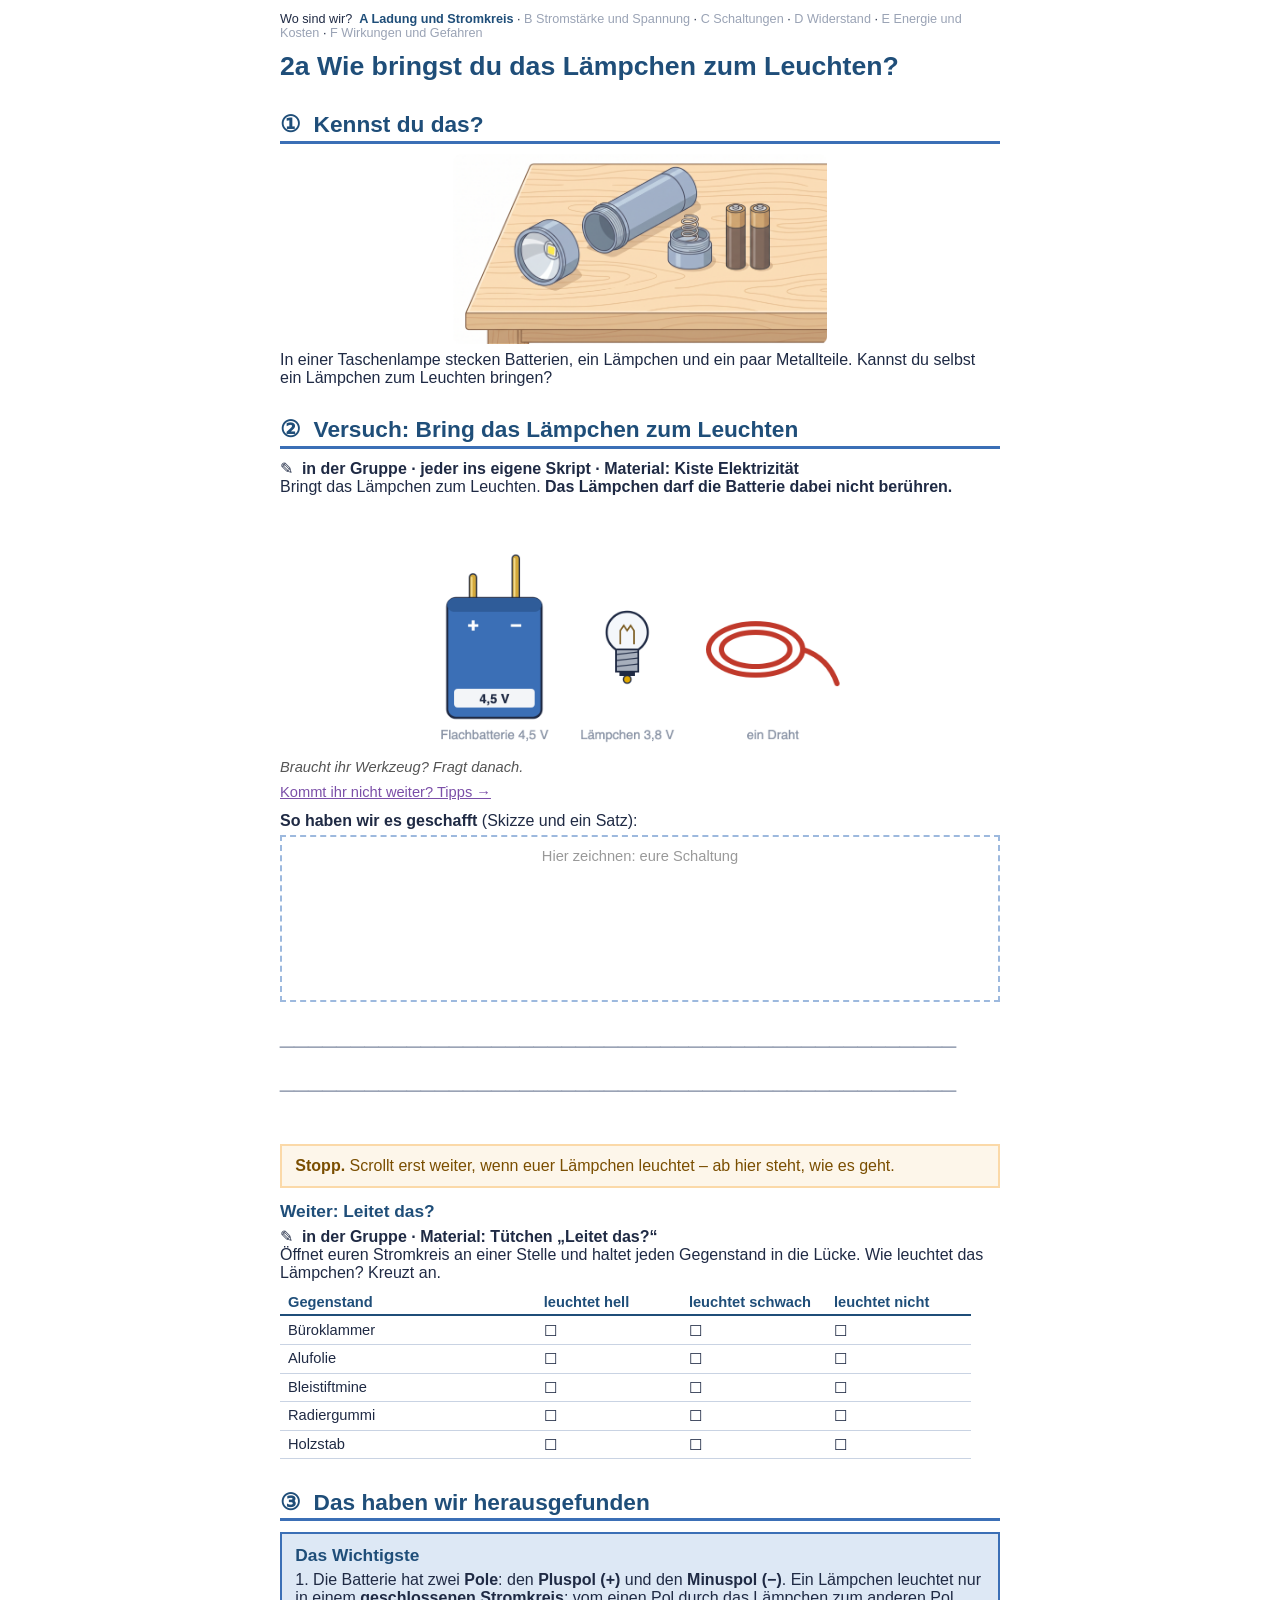
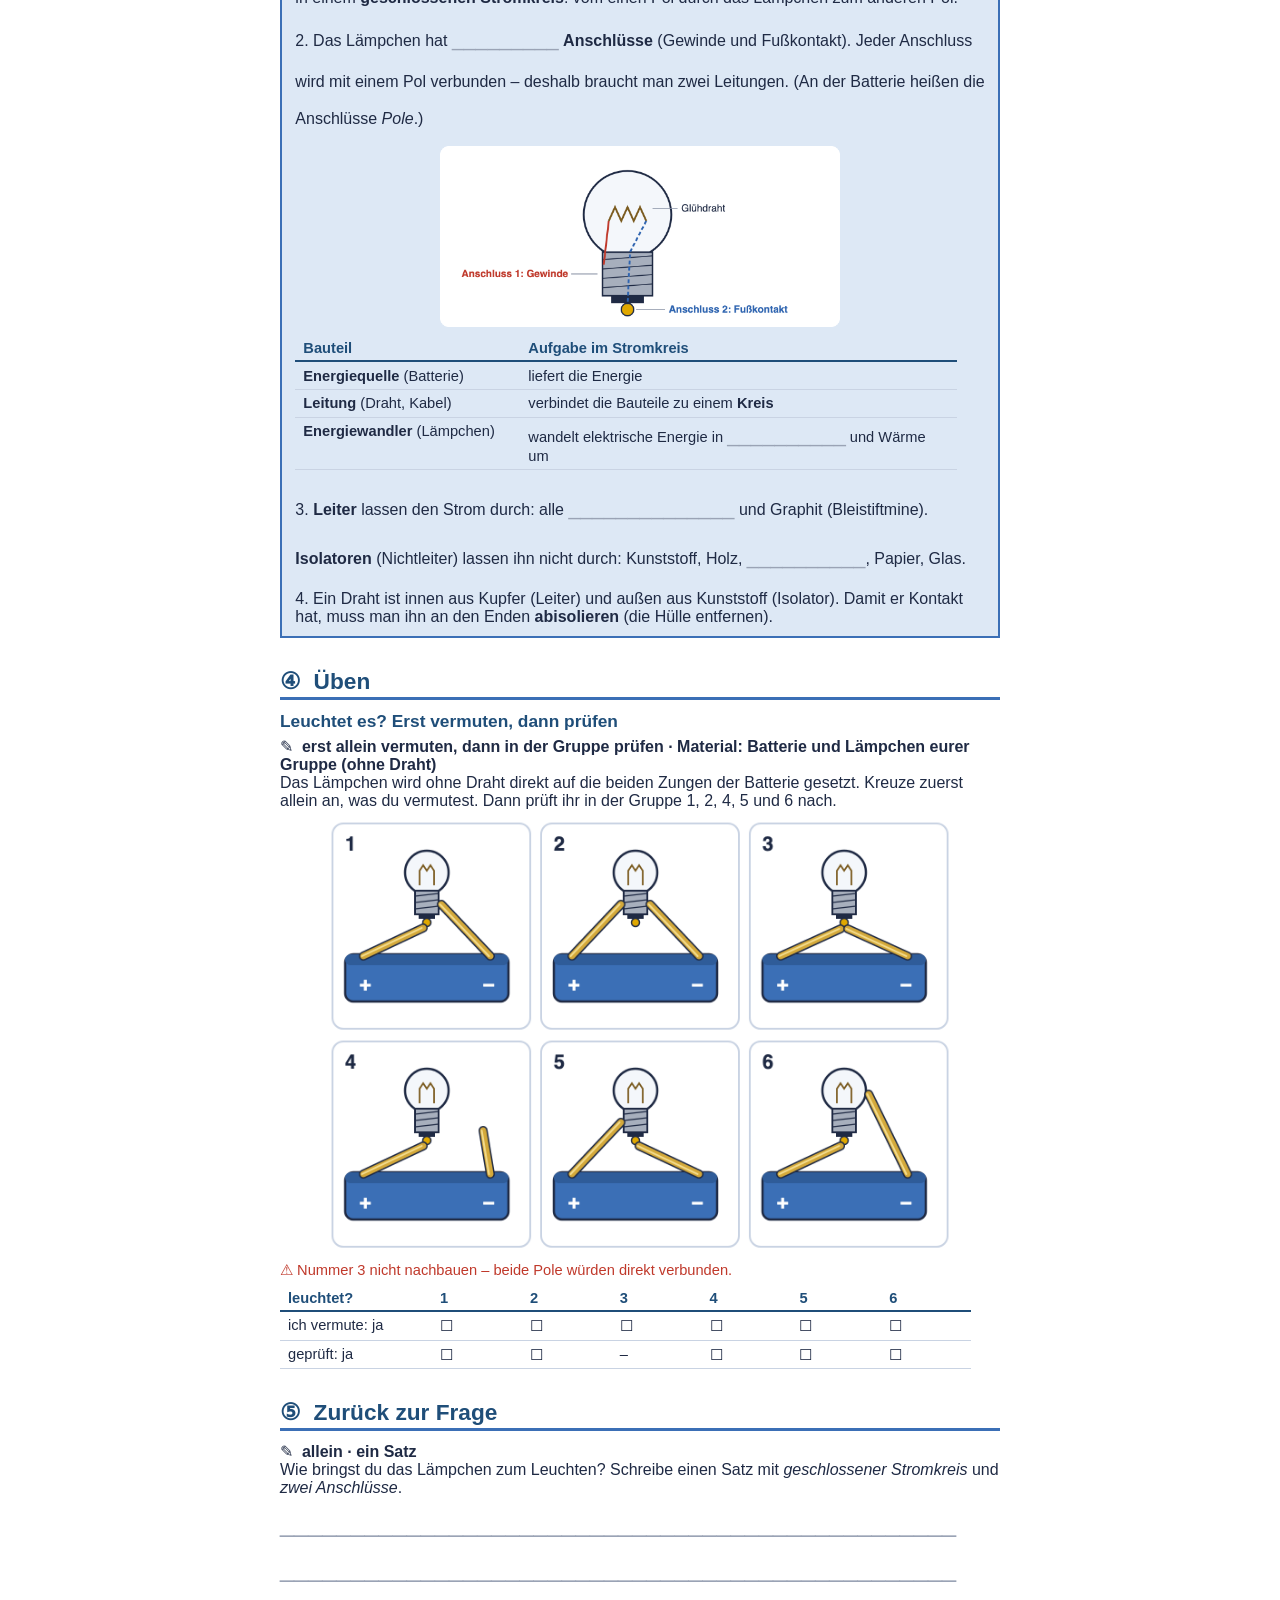
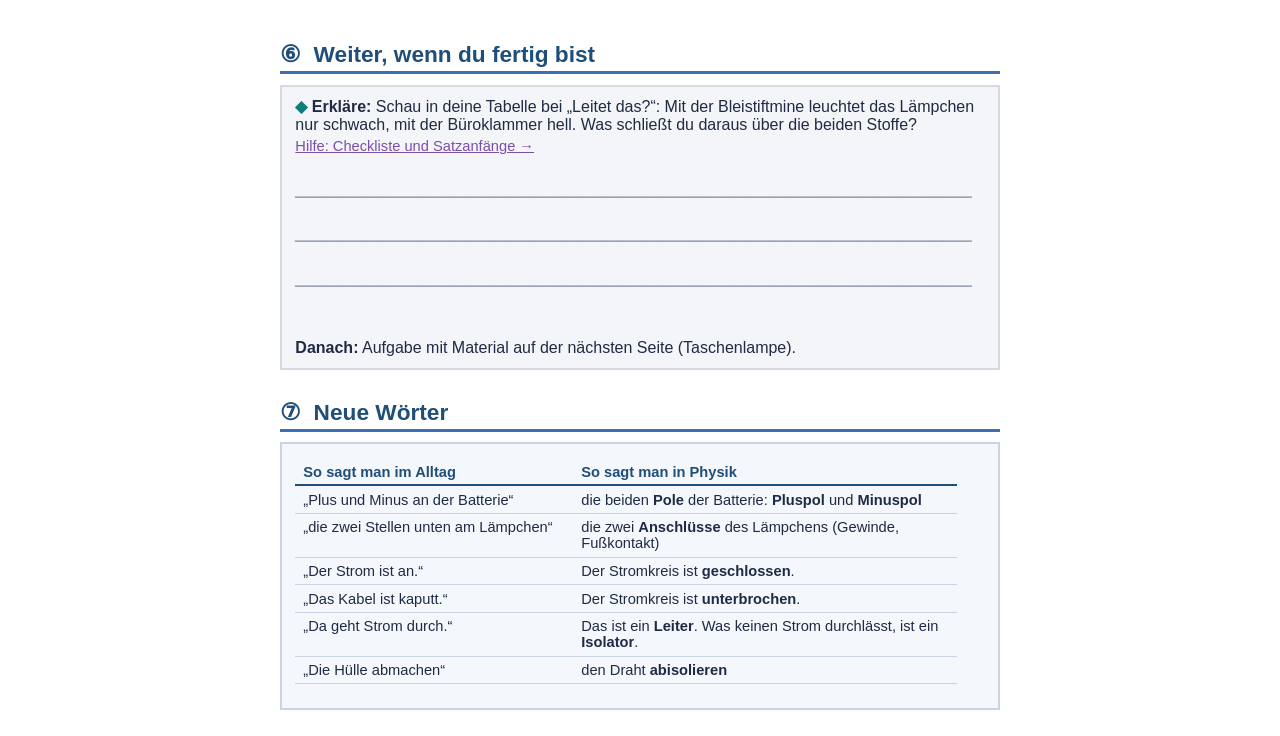
<file: E2_Stromkreis.html>
<!DOCTYPE html><html lang="de-DE"><head><meta charset="utf-8"><title>2a Wie bringst du das Lämpchen zum Leuchten?</title><meta name="viewport" content="width=device-width, initial-scale=1"></head><body lang="de-DE" style="font-family:Calibri,'Segoe UI',Helvetica,Arial,sans-serif;color:#1F2A44;max-width:720px;margin:0 auto;padding:12px"><p style="font-family:Calibri,'Segoe UI',Helvetica,Arial,sans-serif;font-size:9.5pt;color:#1F2A44;margin:0 0 8pt 0;text-align:left">Wo sind wir? &nbsp;<b style="color:#1F4E79">A Ladung und Stromkreis</b> · <span style="color:#9AA3B5">B Stromstärke und Spannung</span> · <span style="color:#9AA3B5">C Schaltungen</span> · <span style="color:#9AA3B5">D Widerstand</span> · <span style="color:#9AA3B5">E Energie und Kosten</span> · <span style="color:#9AA3B5">F Wirkungen und Gefahren</span></p><h1 style="font-family:Calibri,'Segoe UI',Helvetica,Arial,sans-serif;font-size:20pt;color:#1F4E79;margin:0 0 4pt 0">2a Wie bringst du das Lämpchen zum Leuchten?</h1><h2 style="font-family:Calibri,'Segoe UI',Helvetica,Arial,sans-serif;font-size:17pt;color:#1F4E79;margin:22pt 0 2pt 0">①&nbsp; Kennst du das?</h2><table style="border-collapse:collapse;width:100%;margin:0 0 8pt 0"><tr><td style="background-color:#3B6FB6;font-size:2pt;line-height:2pt;height:3px;padding:0">&nbsp;</td></tr></table><p style="margin:4pt 0 2pt 0;text-align:center"><img src="img/taschenlampe.png" style="width:280pt" width="373" alt="Eine auseinandergeschraubte Taschenlampe"></p><p style="font-family:Calibri,'Segoe UI',Helvetica,Arial,sans-serif;font-size:12pt;color:#1F2A44;margin:0 0 6pt 0;text-align:left">In einer Taschenlampe stecken Batterien, ein Lämpchen und ein paar Metallteile. Kannst du selbst ein Lämpchen zum Leuchten bringen?</p><h2 style="font-family:Calibri,'Segoe UI',Helvetica,Arial,sans-serif;font-size:17pt;color:#1F4E79;margin:22pt 0 2pt 0">②&nbsp; Versuch: Bring das Lämpchen zum Leuchten</h2><table style="border-collapse:collapse;width:100%;margin:0 0 8pt 0"><tr><td style="background-color:#3B6FB6;font-size:2pt;line-height:2pt;height:3px;padding:0">&nbsp;</td></tr></table><p style="font-family:Calibri,'Segoe UI',Helvetica,Arial,sans-serif;font-size:12pt;color:#1F2A44;margin:0 0 6pt 0;text-align:left">✎&nbsp; <b>in der Gruppe · jeder ins eigene Skript · Material: Kiste Elektrizität</b><br>Bringt das Lämpchen zum Leuchten. <b>Das Lämpchen darf die Batterie dabei nicht berühren.</b></p><p style="margin:4pt 0 2pt 0;text-align:center"><img src="img/e2_problem.png" style="width:340pt" width="453" alt="Material: Flachbatterie, Lämpchen, ein Draht"></p><p style="font-family:Calibri,'Segoe UI',Helvetica,Arial,sans-serif;font-size:11pt;color:#555555;margin:0 0 6pt 0;text-align:left;font-style:italic">Braucht ihr Werkzeug? Fragt danach.</p><p style="font-family:Calibri,'Segoe UI',Helvetica,Arial,sans-serif;font-size:12pt;color:#1F2A44;margin:0 0 8pt 0;text-align:left"><a href="https://maltefehling.github.io/elektrizitaet/e2-tipps.html#problem" style="font-family:Calibri,'Segoe UI',Helvetica,Arial,sans-serif;font-size:11pt;font-weight:normal;color:#7B4FA8;text-decoration:underline">Kommt ihr nicht weiter? Tipps&nbsp;→</a></p><p style="font-family:Calibri,'Segoe UI',Helvetica,Arial,sans-serif;font-size:12pt;color:#1F2A44;margin:0 0 2pt 0;text-align:left"><b>So haben wir es geschafft</b> (Skizze und ein Satz):</p><table style="border-collapse:collapse;width:100%;margin:4pt 0 10pt 0"><tr><td style="background-color:#FFFFFF;border:1.5pt dashed #9DB9DE;padding:8pt 10pt"><p style="font-family:Calibri,'Segoe UI',Helvetica,Arial,sans-serif;font-size:11pt;color:#999999;margin:0 0 0pt 0;text-align:center">Hier zeichnen: eure Schaltung</p>&nbsp;<br>&nbsp;<br>&nbsp;<br>&nbsp;<br>&nbsp;<br>&nbsp;<br>&nbsp;<br></td></tr></table><p style="font-family:Calibri,'Segoe UI',Helvetica,Arial,sans-serif;font-size:19pt;color:#9AA3B5;margin:0 0 5pt 0;line-height:1.5">________________________________________________</p><p style="font-family:Calibri,'Segoe UI',Helvetica,Arial,sans-serif;font-size:19pt;color:#9AA3B5;margin:0 0 5pt 0;line-height:1.5">________________________________________________</p><p style="margin:0 0 16pt 0">&nbsp;</p><table style="border-collapse:collapse;width:100%;margin:4pt 0 10pt 0"><tr><td style="background-color:#FDF6EA;border:1.5pt solid #FBD9A8;padding:8pt 10pt"><p style="font-family:Calibri,'Segoe UI',Helvetica,Arial,sans-serif;font-size:12pt;color:#7A4E00;margin:0 0 0pt 0;text-align:left"><b>Stopp.</b> Scrollt erst weiter, wenn euer Lämpchen leuchtet – ab hier steht, wie es geht.</p></td></tr></table><p style="font-family:Calibri,'Segoe UI',Helvetica,Arial,sans-serif;font-size:13pt;color:#1F4E79;margin:0 0 4pt 0;text-align:left"><b>Weiter: Leitet das?</b></p><p style="font-family:Calibri,'Segoe UI',Helvetica,Arial,sans-serif;font-size:12pt;color:#1F2A44;margin:0 0 6pt 0;text-align:left">✎&nbsp; <b>in der Gruppe · Material: Tütchen „Leitet das?“</b><br>Öffnet euren Stromkreis an einer Stelle und haltet jeden Gegenstand in die Lücke. Wie leuchtet das Lämpchen? Kreuzt an.</p><table style="border-collapse:collapse;width:96%;margin:4pt 0 10pt 0"><tr><td style="font-family:Calibri,'Segoe UI',Helvetica,Arial,sans-serif;font-size:11pt;font-weight:bold;color:#1F4E79;border-bottom:1.5pt solid #1F4E79;padding:3pt 6pt;width:37%">Gegenstand</td><td style="font-family:Calibri,'Segoe UI',Helvetica,Arial,sans-serif;font-size:11pt;font-weight:bold;color:#1F4E79;border-bottom:1.5pt solid #1F4E79;padding:3pt 6pt;width:21%">leuchtet hell</td><td style="font-family:Calibri,'Segoe UI',Helvetica,Arial,sans-serif;font-size:11pt;font-weight:bold;color:#1F4E79;border-bottom:1.5pt solid #1F4E79;padding:3pt 6pt;width:21%">leuchtet schwach</td><td style="font-family:Calibri,'Segoe UI',Helvetica,Arial,sans-serif;font-size:11pt;font-weight:bold;color:#1F4E79;border-bottom:1.5pt solid #1F4E79;padding:3pt 6pt;width:21%">leuchtet nicht</td></tr><tr><td style="font-family:Calibri,'Segoe UI',Helvetica,Arial,sans-serif;font-size:11pt;border-bottom:0.75pt solid #C9D3E3;padding:4pt 6pt;vertical-align:top;width:37%">Büroklammer</td><td style="font-family:Calibri,'Segoe UI',Helvetica,Arial,sans-serif;font-size:11pt;border-bottom:0.75pt solid #C9D3E3;padding:4pt 6pt;vertical-align:top;width:21%">☐</td><td style="font-family:Calibri,'Segoe UI',Helvetica,Arial,sans-serif;font-size:11pt;border-bottom:0.75pt solid #C9D3E3;padding:4pt 6pt;vertical-align:top;width:21%">☐</td><td style="font-family:Calibri,'Segoe UI',Helvetica,Arial,sans-serif;font-size:11pt;border-bottom:0.75pt solid #C9D3E3;padding:4pt 6pt;vertical-align:top;width:21%">☐</td></tr><tr><td style="font-family:Calibri,'Segoe UI',Helvetica,Arial,sans-serif;font-size:11pt;border-bottom:0.75pt solid #C9D3E3;padding:4pt 6pt;vertical-align:top;width:37%">Alufolie</td><td style="font-family:Calibri,'Segoe UI',Helvetica,Arial,sans-serif;font-size:11pt;border-bottom:0.75pt solid #C9D3E3;padding:4pt 6pt;vertical-align:top;width:21%">☐</td><td style="font-family:Calibri,'Segoe UI',Helvetica,Arial,sans-serif;font-size:11pt;border-bottom:0.75pt solid #C9D3E3;padding:4pt 6pt;vertical-align:top;width:21%">☐</td><td style="font-family:Calibri,'Segoe UI',Helvetica,Arial,sans-serif;font-size:11pt;border-bottom:0.75pt solid #C9D3E3;padding:4pt 6pt;vertical-align:top;width:21%">☐</td></tr><tr><td style="font-family:Calibri,'Segoe UI',Helvetica,Arial,sans-serif;font-size:11pt;border-bottom:0.75pt solid #C9D3E3;padding:4pt 6pt;vertical-align:top;width:37%">Bleistiftmine</td><td style="font-family:Calibri,'Segoe UI',Helvetica,Arial,sans-serif;font-size:11pt;border-bottom:0.75pt solid #C9D3E3;padding:4pt 6pt;vertical-align:top;width:21%">☐</td><td style="font-family:Calibri,'Segoe UI',Helvetica,Arial,sans-serif;font-size:11pt;border-bottom:0.75pt solid #C9D3E3;padding:4pt 6pt;vertical-align:top;width:21%">☐</td><td style="font-family:Calibri,'Segoe UI',Helvetica,Arial,sans-serif;font-size:11pt;border-bottom:0.75pt solid #C9D3E3;padding:4pt 6pt;vertical-align:top;width:21%">☐</td></tr><tr><td style="font-family:Calibri,'Segoe UI',Helvetica,Arial,sans-serif;font-size:11pt;border-bottom:0.75pt solid #C9D3E3;padding:4pt 6pt;vertical-align:top;width:37%">Radiergummi</td><td style="font-family:Calibri,'Segoe UI',Helvetica,Arial,sans-serif;font-size:11pt;border-bottom:0.75pt solid #C9D3E3;padding:4pt 6pt;vertical-align:top;width:21%">☐</td><td style="font-family:Calibri,'Segoe UI',Helvetica,Arial,sans-serif;font-size:11pt;border-bottom:0.75pt solid #C9D3E3;padding:4pt 6pt;vertical-align:top;width:21%">☐</td><td style="font-family:Calibri,'Segoe UI',Helvetica,Arial,sans-serif;font-size:11pt;border-bottom:0.75pt solid #C9D3E3;padding:4pt 6pt;vertical-align:top;width:21%">☐</td></tr><tr><td style="font-family:Calibri,'Segoe UI',Helvetica,Arial,sans-serif;font-size:11pt;border-bottom:0.75pt solid #C9D3E3;padding:4pt 6pt;vertical-align:top;width:37%">Holzstab</td><td style="font-family:Calibri,'Segoe UI',Helvetica,Arial,sans-serif;font-size:11pt;border-bottom:0.75pt solid #C9D3E3;padding:4pt 6pt;vertical-align:top;width:21%">☐</td><td style="font-family:Calibri,'Segoe UI',Helvetica,Arial,sans-serif;font-size:11pt;border-bottom:0.75pt solid #C9D3E3;padding:4pt 6pt;vertical-align:top;width:21%">☐</td><td style="font-family:Calibri,'Segoe UI',Helvetica,Arial,sans-serif;font-size:11pt;border-bottom:0.75pt solid #C9D3E3;padding:4pt 6pt;vertical-align:top;width:21%">☐</td></tr></table><h2 style="font-family:Calibri,'Segoe UI',Helvetica,Arial,sans-serif;font-size:17pt;color:#1F4E79;margin:22pt 0 2pt 0">③&nbsp; Das haben wir herausgefunden</h2><table style="border-collapse:collapse;width:100%;margin:0 0 8pt 0"><tr><td style="background-color:#3B6FB6;font-size:2pt;line-height:2pt;height:3px;padding:0">&nbsp;</td></tr></table><table style="border-collapse:collapse;width:100%;margin:4pt 0 10pt 0"><tr><td style="background-color:#DDE8F5;border:1.5pt solid #3B6FB6;padding:8pt 10pt"><p style="font-family:Calibri,'Segoe UI',Helvetica,Arial,sans-serif;font-size:13pt;color:#1F4E79;margin:0 0 4pt 0;text-align:left;font-weight:bold">Das Wichtigste</p><p style="font-family:Calibri,'Segoe UI',Helvetica,Arial,sans-serif;font-size:12pt;color:#1F2A44;margin:0 0 6pt 0;text-align:left">1. Die Batterie hat zwei <b>Pole</b>: den <b>Pluspol (+)</b> und den <b>Minuspol (−)</b>. Ein Lämpchen leuchtet nur in einem <b>geschlossenen Stromkreis</b>: vom einen Pol durch das Lämpchen zum anderen Pol.</p><p style="font-family:Calibri,'Segoe UI',Helvetica,Arial,sans-serif;font-size:12pt;color:#1F2A44;margin:0 0 6pt 0;text-align:left;line-height:2.3">2. Das Lämpchen hat <span style="font-size:16pt;color:#9AA3B5">_________</span> <b>Anschlüsse</b> (Gewinde und Fußkontakt). Jeder Anschluss wird mit einem Pol verbunden – deshalb braucht man zwei Leitungen. (An der Batterie heißen die Anschlüsse <i>Pole</i>.)</p><p style="margin:4pt 0 2pt 0;text-align:center"><img src="img/e2_laempchen.png" style="width:300pt" width="400" alt="Lämpchen im Schnitt mit beiden Anschlüssen"></p><table style="border-collapse:collapse;width:96%;margin:4pt 0 10pt 0"><tr><td style="font-family:Calibri,'Segoe UI',Helvetica,Arial,sans-serif;font-size:11pt;font-weight:bold;color:#1F4E79;border-bottom:1.5pt solid #1F4E79;padding:3pt 6pt;width:34%">Bauteil</td><td style="font-family:Calibri,'Segoe UI',Helvetica,Arial,sans-serif;font-size:11pt;font-weight:bold;color:#1F4E79;border-bottom:1.5pt solid #1F4E79;padding:3pt 6pt;width:66%">Aufgabe im Stromkreis</td></tr><tr><td style="font-family:Calibri,'Segoe UI',Helvetica,Arial,sans-serif;font-size:11pt;border-bottom:0.75pt solid #C9D3E3;padding:4pt 6pt;vertical-align:top;width:34%"><b>Energiequelle</b> (Batterie)</td><td style="font-family:Calibri,'Segoe UI',Helvetica,Arial,sans-serif;font-size:11pt;border-bottom:0.75pt solid #C9D3E3;padding:4pt 6pt;vertical-align:top;width:66%">liefert die Energie</td></tr><tr><td style="font-family:Calibri,'Segoe UI',Helvetica,Arial,sans-serif;font-size:11pt;border-bottom:0.75pt solid #C9D3E3;padding:4pt 6pt;vertical-align:top;width:34%"><b>Leitung</b> (Draht, Kabel)</td><td style="font-family:Calibri,'Segoe UI',Helvetica,Arial,sans-serif;font-size:11pt;border-bottom:0.75pt solid #C9D3E3;padding:4pt 6pt;vertical-align:top;width:66%">verbindet die Bauteile zu einem <b>Kreis</b></td></tr><tr><td style="font-family:Calibri,'Segoe UI',Helvetica,Arial,sans-serif;font-size:11pt;border-bottom:0.75pt solid #C9D3E3;padding:4pt 6pt;vertical-align:top;width:34%"><b>Energiewandler</b> (Lämpchen)</td><td style="font-family:Calibri,'Segoe UI',Helvetica,Arial,sans-serif;font-size:11pt;border-bottom:0.75pt solid #C9D3E3;padding:4pt 6pt;vertical-align:top;width:66%">wandelt elektrische Energie in <span style="font-size:16pt;color:#9AA3B5">__________</span> und Wärme um</td></tr></table><p style="font-family:Calibri,'Segoe UI',Helvetica,Arial,sans-serif;font-size:12pt;color:#1F2A44;margin:0 0 6pt 0;text-align:left;line-height:2.3">3. <b>Leiter</b> lassen den Strom durch: alle <span style="font-size:16pt;color:#9AA3B5">______________</span> und Graphit (Bleistiftmine). <b>Isolatoren</b> (Nichtleiter) lassen ihn nicht durch: Kunststoff, Holz, <span style="font-size:16pt;color:#9AA3B5">__________</span>, Papier, Glas.</p><p style="font-family:Calibri,'Segoe UI',Helvetica,Arial,sans-serif;font-size:12pt;color:#1F2A44;margin:0 0 0pt 0;text-align:left">4. Ein Draht ist innen aus Kupfer (Leiter) und außen aus Kunststoff (Isolator). Damit er Kontakt hat, muss man ihn an den Enden <b>abisolieren</b> (die Hülle entfernen).</p></td></tr></table><h2 style="font-family:Calibri,'Segoe UI',Helvetica,Arial,sans-serif;font-size:17pt;color:#1F4E79;margin:22pt 0 2pt 0">④&nbsp; Üben</h2><table style="border-collapse:collapse;width:100%;margin:0 0 8pt 0"><tr><td style="background-color:#3B6FB6;font-size:2pt;line-height:2pt;height:3px;padding:0">&nbsp;</td></tr></table><p style="font-family:Calibri,'Segoe UI',Helvetica,Arial,sans-serif;font-size:13pt;color:#1F4E79;margin:0 0 4pt 0;text-align:left"><b>Leuchtet es? Erst vermuten, dann prüfen</b></p><p style="font-family:Calibri,'Segoe UI',Helvetica,Arial,sans-serif;font-size:12pt;color:#1F2A44;margin:0 0 6pt 0;text-align:left">✎&nbsp; <b>erst allein vermuten, dann in der Gruppe prüfen · Material: Batterie und Lämpchen eurer Gruppe (ohne Draht)</b><br>Das Lämpchen wird ohne Draht direkt auf die beiden Zungen der Batterie gesetzt. Kreuze zuerst allein an, was du vermutest. Dann prüft ihr in der Gruppe 1, 2, 4, 5 und 6 nach.</p><p style="margin:4pt 0 2pt 0;text-align:center"><img src="img/e2_zungen.png" style="width:470pt" width="626" alt="Sechs Möglichkeiten, ein Lämpchen direkt auf die Zungen einer Flachbatterie zu setzen"></p><p style="font-family:Calibri,'Segoe UI',Helvetica,Arial,sans-serif;font-size:11pt;color:#C0392B;margin:0 0 6pt 0;text-align:left">⚠ Nummer 3 nicht nachbauen – beide Pole würden direkt verbunden.</p><table style="border-collapse:collapse;width:96%;margin:4pt 0 10pt 0"><tr><td style="font-family:Calibri,'Segoe UI',Helvetica,Arial,sans-serif;font-size:11pt;font-weight:bold;color:#1F4E79;border-bottom:1.5pt solid #1F4E79;padding:3pt 6pt;width:22%">leuchtet?</td><td style="font-family:Calibri,'Segoe UI',Helvetica,Arial,sans-serif;font-size:11pt;font-weight:bold;color:#1F4E79;border-bottom:1.5pt solid #1F4E79;padding:3pt 6pt;width:13%">1</td><td style="font-family:Calibri,'Segoe UI',Helvetica,Arial,sans-serif;font-size:11pt;font-weight:bold;color:#1F4E79;border-bottom:1.5pt solid #1F4E79;padding:3pt 6pt;width:13%">2</td><td style="font-family:Calibri,'Segoe UI',Helvetica,Arial,sans-serif;font-size:11pt;font-weight:bold;color:#1F4E79;border-bottom:1.5pt solid #1F4E79;padding:3pt 6pt;width:13%">3</td><td style="font-family:Calibri,'Segoe UI',Helvetica,Arial,sans-serif;font-size:11pt;font-weight:bold;color:#1F4E79;border-bottom:1.5pt solid #1F4E79;padding:3pt 6pt;width:13%">4</td><td style="font-family:Calibri,'Segoe UI',Helvetica,Arial,sans-serif;font-size:11pt;font-weight:bold;color:#1F4E79;border-bottom:1.5pt solid #1F4E79;padding:3pt 6pt;width:13%">5</td><td style="font-family:Calibri,'Segoe UI',Helvetica,Arial,sans-serif;font-size:11pt;font-weight:bold;color:#1F4E79;border-bottom:1.5pt solid #1F4E79;padding:3pt 6pt;width:13%">6</td></tr><tr><td style="font-family:Calibri,'Segoe UI',Helvetica,Arial,sans-serif;font-size:11pt;border-bottom:0.75pt solid #C9D3E3;padding:4pt 6pt;vertical-align:top;width:22%">ich vermute: ja</td><td style="font-family:Calibri,'Segoe UI',Helvetica,Arial,sans-serif;font-size:11pt;border-bottom:0.75pt solid #C9D3E3;padding:4pt 6pt;vertical-align:top;width:13%">☐</td><td style="font-family:Calibri,'Segoe UI',Helvetica,Arial,sans-serif;font-size:11pt;border-bottom:0.75pt solid #C9D3E3;padding:4pt 6pt;vertical-align:top;width:13%">☐</td><td style="font-family:Calibri,'Segoe UI',Helvetica,Arial,sans-serif;font-size:11pt;border-bottom:0.75pt solid #C9D3E3;padding:4pt 6pt;vertical-align:top;width:13%">☐</td><td style="font-family:Calibri,'Segoe UI',Helvetica,Arial,sans-serif;font-size:11pt;border-bottom:0.75pt solid #C9D3E3;padding:4pt 6pt;vertical-align:top;width:13%">☐</td><td style="font-family:Calibri,'Segoe UI',Helvetica,Arial,sans-serif;font-size:11pt;border-bottom:0.75pt solid #C9D3E3;padding:4pt 6pt;vertical-align:top;width:13%">☐</td><td style="font-family:Calibri,'Segoe UI',Helvetica,Arial,sans-serif;font-size:11pt;border-bottom:0.75pt solid #C9D3E3;padding:4pt 6pt;vertical-align:top;width:13%">☐</td></tr><tr><td style="font-family:Calibri,'Segoe UI',Helvetica,Arial,sans-serif;font-size:11pt;border-bottom:0.75pt solid #C9D3E3;padding:4pt 6pt;vertical-align:top;width:22%">geprüft: ja</td><td style="font-family:Calibri,'Segoe UI',Helvetica,Arial,sans-serif;font-size:11pt;border-bottom:0.75pt solid #C9D3E3;padding:4pt 6pt;vertical-align:top;width:13%">☐</td><td style="font-family:Calibri,'Segoe UI',Helvetica,Arial,sans-serif;font-size:11pt;border-bottom:0.75pt solid #C9D3E3;padding:4pt 6pt;vertical-align:top;width:13%">☐</td><td style="font-family:Calibri,'Segoe UI',Helvetica,Arial,sans-serif;font-size:11pt;border-bottom:0.75pt solid #C9D3E3;padding:4pt 6pt;vertical-align:top;width:13%">–</td><td style="font-family:Calibri,'Segoe UI',Helvetica,Arial,sans-serif;font-size:11pt;border-bottom:0.75pt solid #C9D3E3;padding:4pt 6pt;vertical-align:top;width:13%">☐</td><td style="font-family:Calibri,'Segoe UI',Helvetica,Arial,sans-serif;font-size:11pt;border-bottom:0.75pt solid #C9D3E3;padding:4pt 6pt;vertical-align:top;width:13%">☐</td><td style="font-family:Calibri,'Segoe UI',Helvetica,Arial,sans-serif;font-size:11pt;border-bottom:0.75pt solid #C9D3E3;padding:4pt 6pt;vertical-align:top;width:13%">☐</td></tr></table><h2 style="font-family:Calibri,'Segoe UI',Helvetica,Arial,sans-serif;font-size:17pt;color:#1F4E79;margin:22pt 0 2pt 0">⑤&nbsp; Zurück zur Frage</h2><table style="border-collapse:collapse;width:100%;margin:0 0 8pt 0"><tr><td style="background-color:#3B6FB6;font-size:2pt;line-height:2pt;height:3px;padding:0">&nbsp;</td></tr></table><p style="font-family:Calibri,'Segoe UI',Helvetica,Arial,sans-serif;font-size:12pt;color:#1F2A44;margin:0 0 6pt 0;text-align:left">✎&nbsp; <b>allein · ein Satz</b><br>Wie bringst du das Lämpchen zum Leuchten? Schreibe einen Satz mit <i>geschlossener Stromkreis</i> und <i>zwei Anschlüsse</i>.</p><p style="font-family:Calibri,'Segoe UI',Helvetica,Arial,sans-serif;font-size:19pt;color:#9AA3B5;margin:0 0 5pt 0;line-height:1.5">________________________________________________</p><p style="font-family:Calibri,'Segoe UI',Helvetica,Arial,sans-serif;font-size:19pt;color:#9AA3B5;margin:0 0 5pt 0;line-height:1.5">________________________________________________</p><p style="margin:0 0 16pt 0">&nbsp;</p><h2 style="font-family:Calibri,'Segoe UI',Helvetica,Arial,sans-serif;font-size:17pt;color:#1F4E79;margin:22pt 0 2pt 0">⑥&nbsp; Weiter, wenn du fertig bist</h2><table style="border-collapse:collapse;width:100%;margin:0 0 8pt 0"><tr><td style="background-color:#3B6FB6;font-size:2pt;line-height:2pt;height:3px;padding:0">&nbsp;</td></tr></table><table style="border-collapse:collapse;width:100%;margin:4pt 0 10pt 0"><tr><td style="background-color:#F3F5F8;border:1.5pt solid #D5DAE3;padding:8pt 10pt"><p style="font-family:Calibri,'Segoe UI',Helvetica,Arial,sans-serif;font-size:12pt;color:#1F2A44;margin:0 0 2pt 0;text-align:left"><span style="color:#0E7C7B;font-weight:bold">◆</span>&nbsp;<b>Erkläre:</b> Schau in deine Tabelle bei „Leitet das?“: Mit der Bleistiftmine leuchtet das Lämpchen nur schwach, mit der Büroklammer hell. Was schließt du daraus über die beiden Stoffe?</p><p style="font-family:Calibri,'Segoe UI',Helvetica,Arial,sans-serif;font-size:12pt;color:#1F2A44;margin:0 0 8pt 0;text-align:left"><a href="https://maltefehling.github.io/elektrizitaet/e2-tipps.html#graphit" style="font-family:Calibri,'Segoe UI',Helvetica,Arial,sans-serif;font-size:11pt;font-weight:normal;color:#7B4FA8;text-decoration:underline">Hilfe: Checkliste und Satzanfänge&nbsp;→</a></p><p style="font-family:Calibri,'Segoe UI',Helvetica,Arial,sans-serif;font-size:19pt;color:#9AA3B5;margin:0 0 5pt 0;line-height:1.5">________________________________________________</p><p style="font-family:Calibri,'Segoe UI',Helvetica,Arial,sans-serif;font-size:19pt;color:#9AA3B5;margin:0 0 5pt 0;line-height:1.5">________________________________________________</p><p style="font-family:Calibri,'Segoe UI',Helvetica,Arial,sans-serif;font-size:19pt;color:#9AA3B5;margin:0 0 5pt 0;line-height:1.5">________________________________________________</p><p style="margin:0 0 16pt 0">&nbsp;</p><p style="font-family:Calibri,'Segoe UI',Helvetica,Arial,sans-serif;font-size:12pt;color:#1F2A44;margin:0 0 0pt 0;text-align:left"><b>Danach:</b> Aufgabe mit Material auf der nächsten Seite (Taschenlampe).</p></td></tr></table><h2 style="font-family:Calibri,'Segoe UI',Helvetica,Arial,sans-serif;font-size:17pt;color:#1F4E79;margin:22pt 0 2pt 0">⑦&nbsp; Neue Wörter</h2><table style="border-collapse:collapse;width:100%;margin:0 0 8pt 0"><tr><td style="background-color:#3B6FB6;font-size:2pt;line-height:2pt;height:3px;padding:0">&nbsp;</td></tr></table><table style="border-collapse:collapse;width:100%;margin:4pt 0 10pt 0"><tr><td style="background-color:#F4F7FB;border:1.5pt solid #C9D3E3;padding:8pt 10pt"><table style="border-collapse:collapse;width:96%;margin:4pt 0 10pt 0"><tr><td style="font-family:Calibri,'Segoe UI',Helvetica,Arial,sans-serif;font-size:11pt;font-weight:bold;color:#1F4E79;border-bottom:1.5pt solid #1F4E79;padding:3pt 6pt;width:42%">So sagt man im Alltag</td><td style="font-family:Calibri,'Segoe UI',Helvetica,Arial,sans-serif;font-size:11pt;font-weight:bold;color:#1F4E79;border-bottom:1.5pt solid #1F4E79;padding:3pt 6pt;width:58%">So sagt man in Physik</td></tr><tr><td style="font-family:Calibri,'Segoe UI',Helvetica,Arial,sans-serif;font-size:11pt;border-bottom:0.75pt solid #C9D3E3;padding:4pt 6pt;vertical-align:top;width:42%">„Plus und Minus an der Batterie“</td><td style="font-family:Calibri,'Segoe UI',Helvetica,Arial,sans-serif;font-size:11pt;border-bottom:0.75pt solid #C9D3E3;padding:4pt 6pt;vertical-align:top;width:58%">die beiden <b>Pole</b> der Batterie: <b>Pluspol</b> und <b>Minuspol</b></td></tr><tr><td style="font-family:Calibri,'Segoe UI',Helvetica,Arial,sans-serif;font-size:11pt;border-bottom:0.75pt solid #C9D3E3;padding:4pt 6pt;vertical-align:top;width:42%">„die zwei Stellen unten am Lämpchen“</td><td style="font-family:Calibri,'Segoe UI',Helvetica,Arial,sans-serif;font-size:11pt;border-bottom:0.75pt solid #C9D3E3;padding:4pt 6pt;vertical-align:top;width:58%">die zwei <b>Anschlüsse</b> des Lämpchens (Gewinde, Fußkontakt)</td></tr><tr><td style="font-family:Calibri,'Segoe UI',Helvetica,Arial,sans-serif;font-size:11pt;border-bottom:0.75pt solid #C9D3E3;padding:4pt 6pt;vertical-align:top;width:42%">„Der Strom ist an.“</td><td style="font-family:Calibri,'Segoe UI',Helvetica,Arial,sans-serif;font-size:11pt;border-bottom:0.75pt solid #C9D3E3;padding:4pt 6pt;vertical-align:top;width:58%">Der Stromkreis ist <b>geschlossen</b>.</td></tr><tr><td style="font-family:Calibri,'Segoe UI',Helvetica,Arial,sans-serif;font-size:11pt;border-bottom:0.75pt solid #C9D3E3;padding:4pt 6pt;vertical-align:top;width:42%">„Das Kabel ist kaputt.“</td><td style="font-family:Calibri,'Segoe UI',Helvetica,Arial,sans-serif;font-size:11pt;border-bottom:0.75pt solid #C9D3E3;padding:4pt 6pt;vertical-align:top;width:58%">Der Stromkreis ist <b>unterbrochen</b>.</td></tr><tr><td style="font-family:Calibri,'Segoe UI',Helvetica,Arial,sans-serif;font-size:11pt;border-bottom:0.75pt solid #C9D3E3;padding:4pt 6pt;vertical-align:top;width:42%">„Da geht Strom durch.“</td><td style="font-family:Calibri,'Segoe UI',Helvetica,Arial,sans-serif;font-size:11pt;border-bottom:0.75pt solid #C9D3E3;padding:4pt 6pt;vertical-align:top;width:58%">Das ist ein <b>Leiter</b>. Was keinen Strom durchlässt, ist ein <b>Isolator</b>.</td></tr><tr><td style="font-family:Calibri,'Segoe UI',Helvetica,Arial,sans-serif;font-size:11pt;border-bottom:0.75pt solid #C9D3E3;padding:4pt 6pt;vertical-align:top;width:42%">„Die Hülle abmachen“</td><td style="font-family:Calibri,'Segoe UI',Helvetica,Arial,sans-serif;font-size:11pt;border-bottom:0.75pt solid #C9D3E3;padding:4pt 6pt;vertical-align:top;width:58%">den Draht <b>abisolieren</b></td></tr></table></td></tr></table></body></html>
</file>
<file: style.css>
:root{--ink:#1F2A44;--blue:#3B6FB6;--green:#2E9E5B;--red:#C0392B;--muted:#5C6780;--line:#C9D3E3;--grid:#DCE7F5;--merk:#DDE8F5;--hilfe:#FDF6EA;--hilfe-rand:#FBD9A8}
*{box-sizing:border-box}
body{margin:0;color:var(--ink);font:17px/1.5 system-ui,-apple-system,"Segoe UI",sans-serif;background:#fff;
  background-image:linear-gradient(var(--grid) 1px,transparent 1px),linear-gradient(90deg,var(--grid) 1px,transparent 1px);background-size:20px 20px;-webkit-text-size-adjust:100%}
.wrap{max-width:760px;margin:0 auto;padding:20px 16px 60px}
h1{font-size:1.7rem;margin:6px 0 2px;color:#1F4E79}
.sub{color:var(--muted);margin:0 0 14px}
.card{background:#fff;border:2px solid var(--ink);border-radius:14px;padding:14px 16px;margin-bottom:14px;box-shadow:3px 3px 0 var(--ink)}
.nr{font-weight:800;color:var(--muted);font-size:.85rem;text-transform:uppercase;letter-spacing:.03em}
.frage{margin:4px 0 10px;font-size:1.05rem}
.opts{display:flex;flex-wrap:wrap;gap:8px;margin:6px 0}
button{font:inherit;cursor:pointer}
.opt{border:2px solid var(--line);background:#fff;border-radius:10px;padding:8px 14px;color:var(--ink);min-height:44px}
.opt.gew{border-color:var(--blue);background:#EEF4FC}
.opt.weg{opacity:.45;text-decoration:line-through}
.opt.klein{min-height:36px;padding:2px 12px;font-size:1.1rem}
.opt:disabled{cursor:default}
.pruef{border:2px solid var(--ink);background:var(--ink);color:#fff;border-radius:10px;padding:8px 16px;min-height:44px;margin-top:6px}
.pruef:disabled{opacity:.4}
.zeile{display:flex;align-items:center;gap:8px;flex-wrap:wrap}
input[type=text]{font:inherit;border:2px solid var(--line);border-radius:10px;padding:8px 10px;width:140px;min-height:44px}
.einheit{font-weight:700}
.tab{border-collapse:collapse;width:100%;margin:4px 0}
.tab th{text-align:left;border-bottom:2px solid #1F4E79;color:#1F4E79;padding:4px 6px;font-size:.95rem}
.tab td{border-bottom:1px solid var(--line);padding:5px 6px}
.mitte{text-align:center}
.rueck{display:none;margin-top:10px;border-radius:10px;padding:8px 12px}
.rueck.ok{background:#E3F4EA;border:1.5px solid var(--green)}
.rueck.tipp{background:var(--hilfe);border:1.5px solid var(--hilfe-rand)}
.rueck.bad{background:#FDE8E2;border:1.5px solid var(--red)}
.hinweis{color:var(--muted);font-style:italic;margin:2px 0 8px}
.muster{background:var(--merk);border:1.5px solid var(--blue);border-radius:10px;padding:8px 12px;margin:8px 0}
.material{border:2px dashed #9DB9DE;border-radius:12px;background:#FBFCFE;padding:10px 14px;margin:0 0 14px}
.material img{max-width:100%;height:auto}
#uebersicht{background:#fff;border:3px solid #1F4E79;border-radius:14px;padding:14px 16px;margin-top:10px;max-width:520px}
#uebersicht h2{margin:0 0 4px;font-size:1.2rem;color:#1F4E79}
.klein{font-size:.9rem;color:var(--muted);margin:2px 0}
.fertig{color:var(--green);font-weight:700}
.bereich{border-left:6px solid #bbb;padding:4px 10px;margin:6px 0;background:#F6F7F9;border-radius:0 8px 8px 0}
.bereich.gruen{border-color:var(--green)}.bereich.gelb{border-color:#E0A800}.bereich.rot{border-color:var(--red)}
.reihe{display:flex;flex-wrap:wrap;gap:6px;margin-top:6px}
.pill{border:2px solid #bbb;border-radius:999px;padding:2px 10px;font-weight:700}
.pill.ok{border-color:var(--green);color:var(--green)}.pill.falsch{border-color:var(--red);color:var(--red)}.pill.selbst{border-color:#E0A800;color:#9A7400}
</file>
